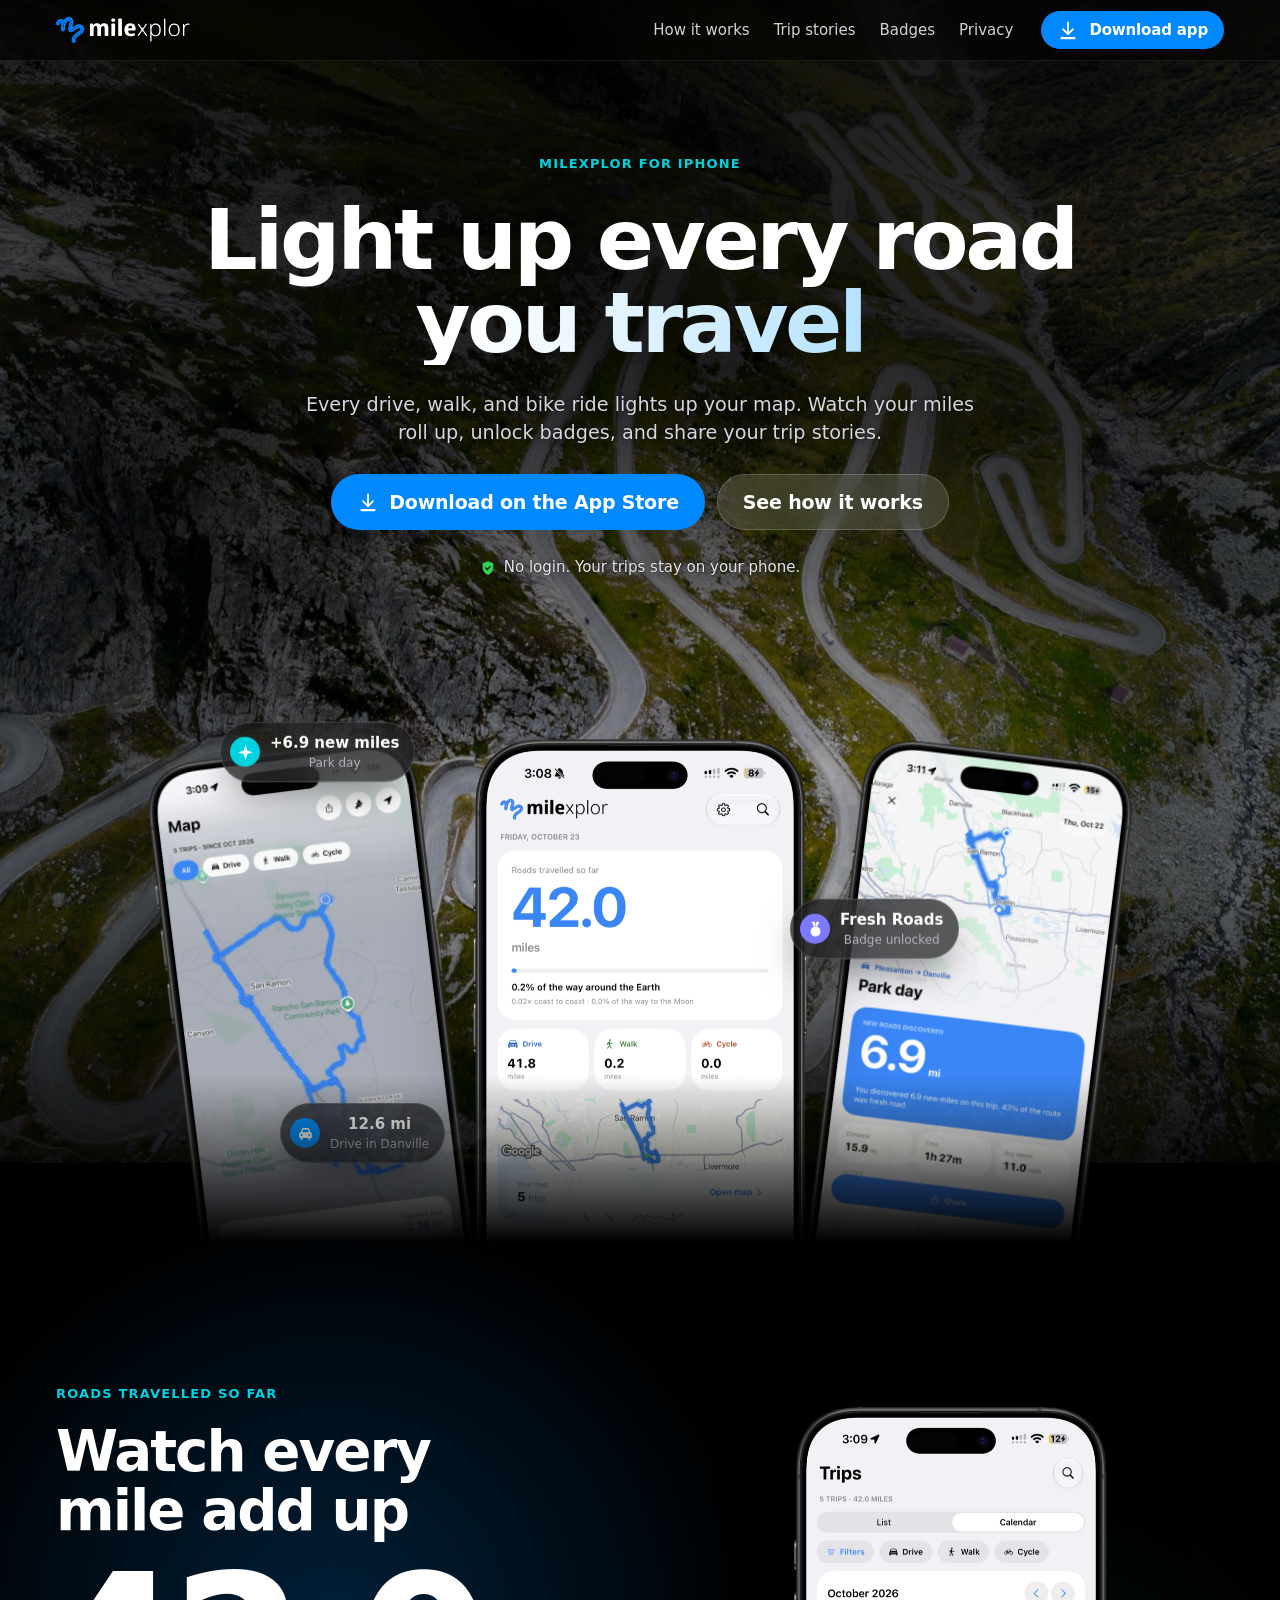
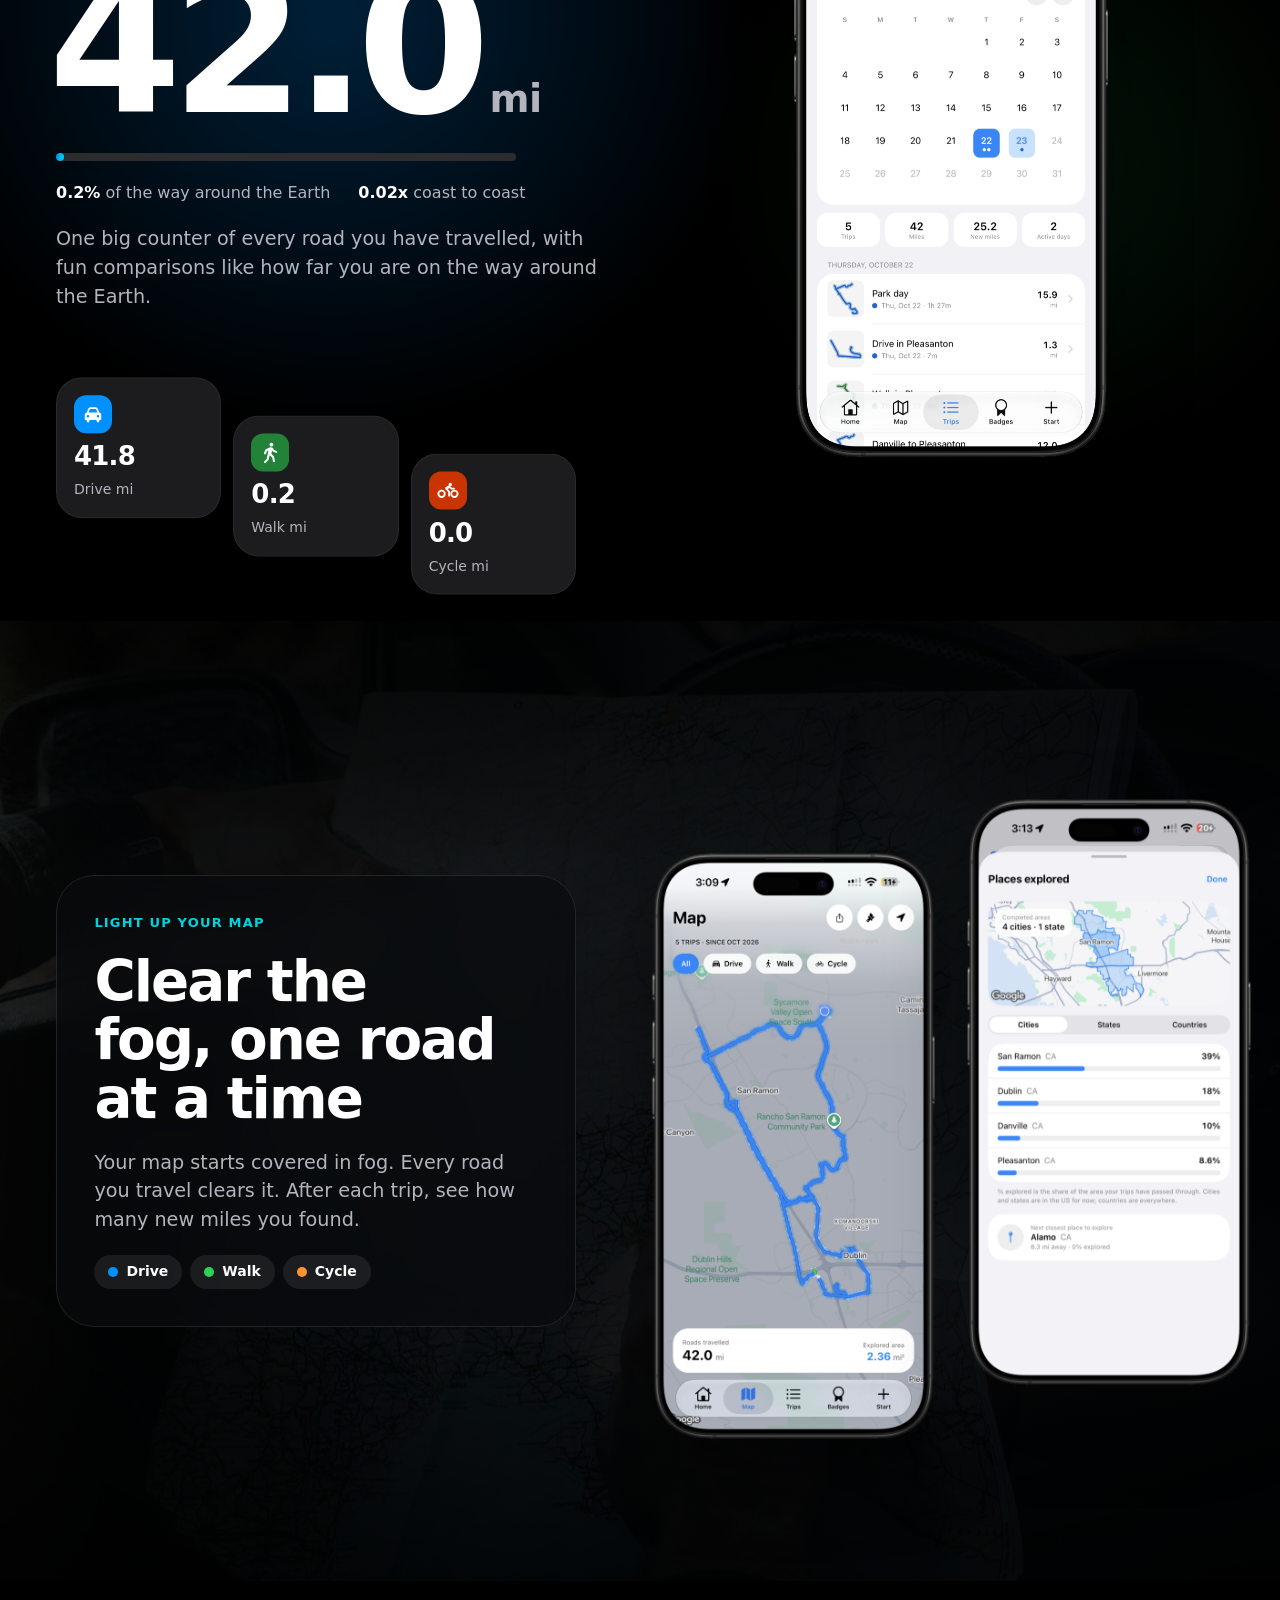
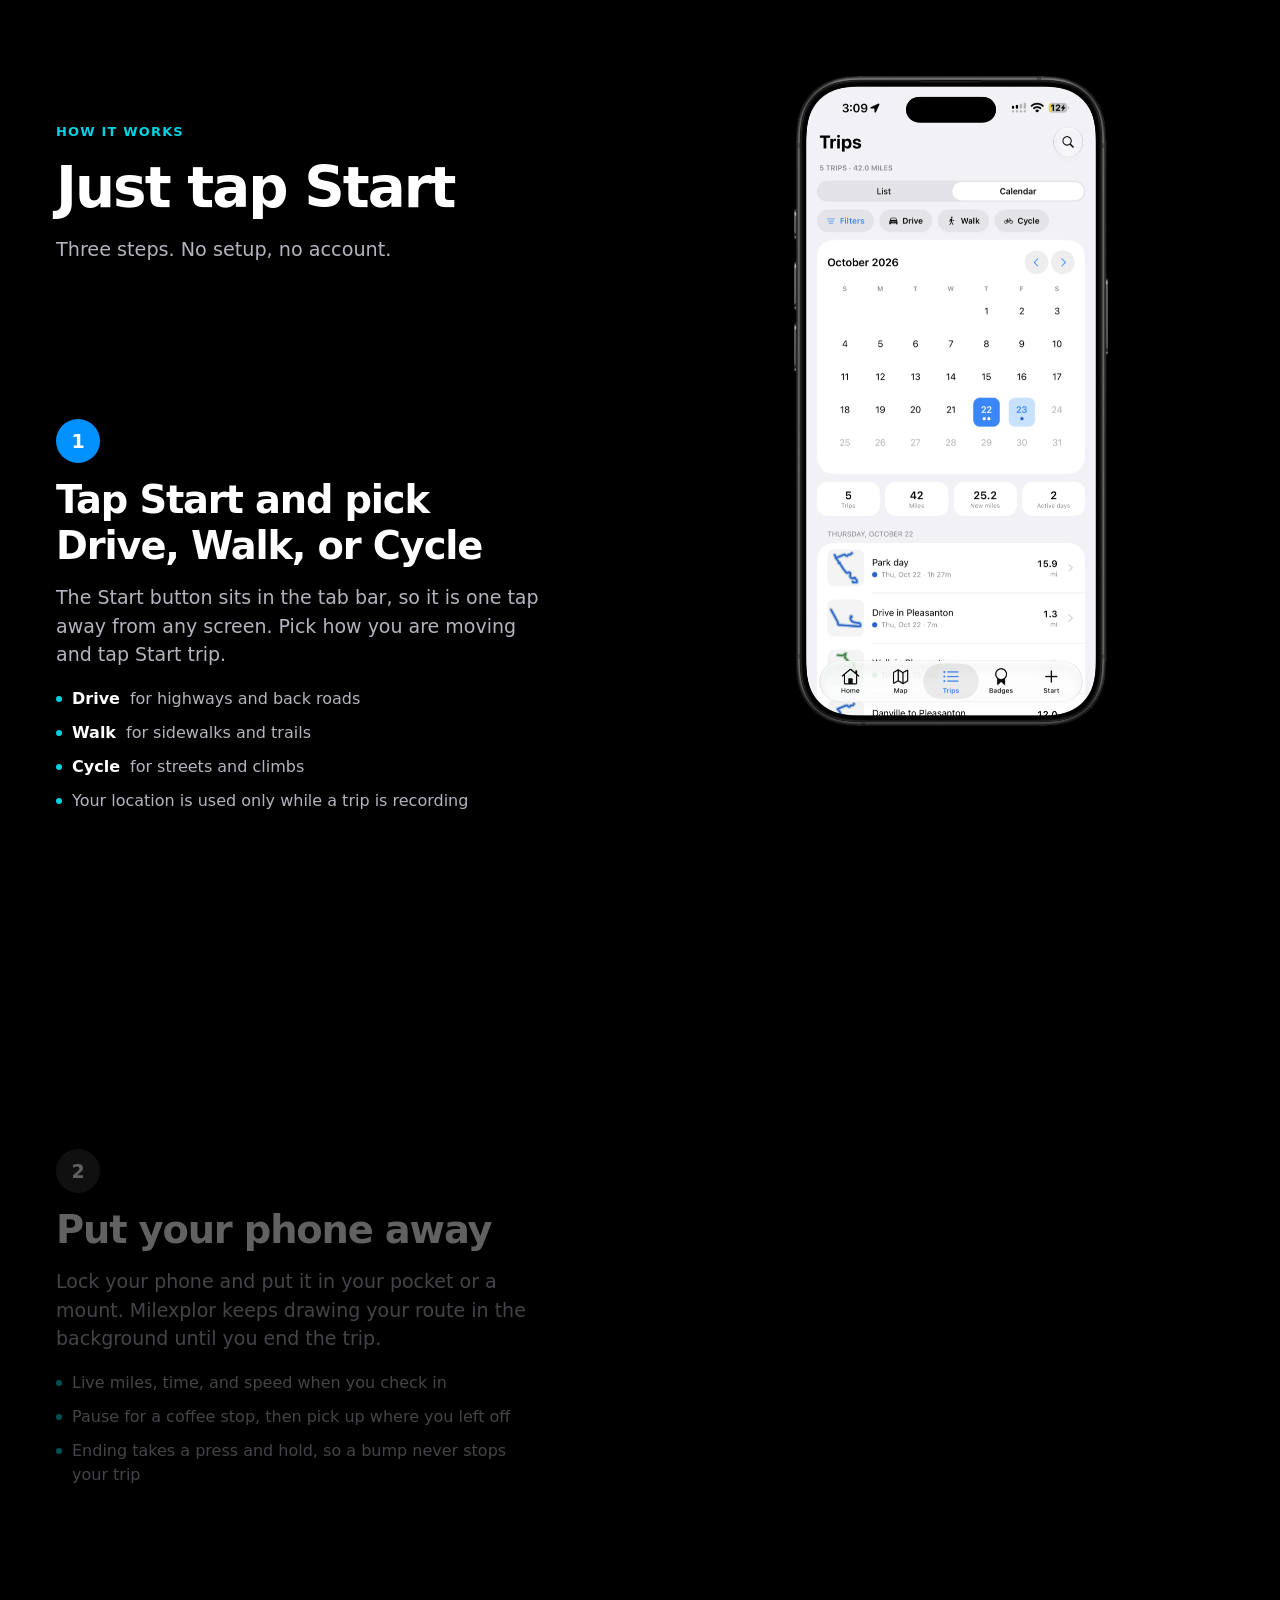
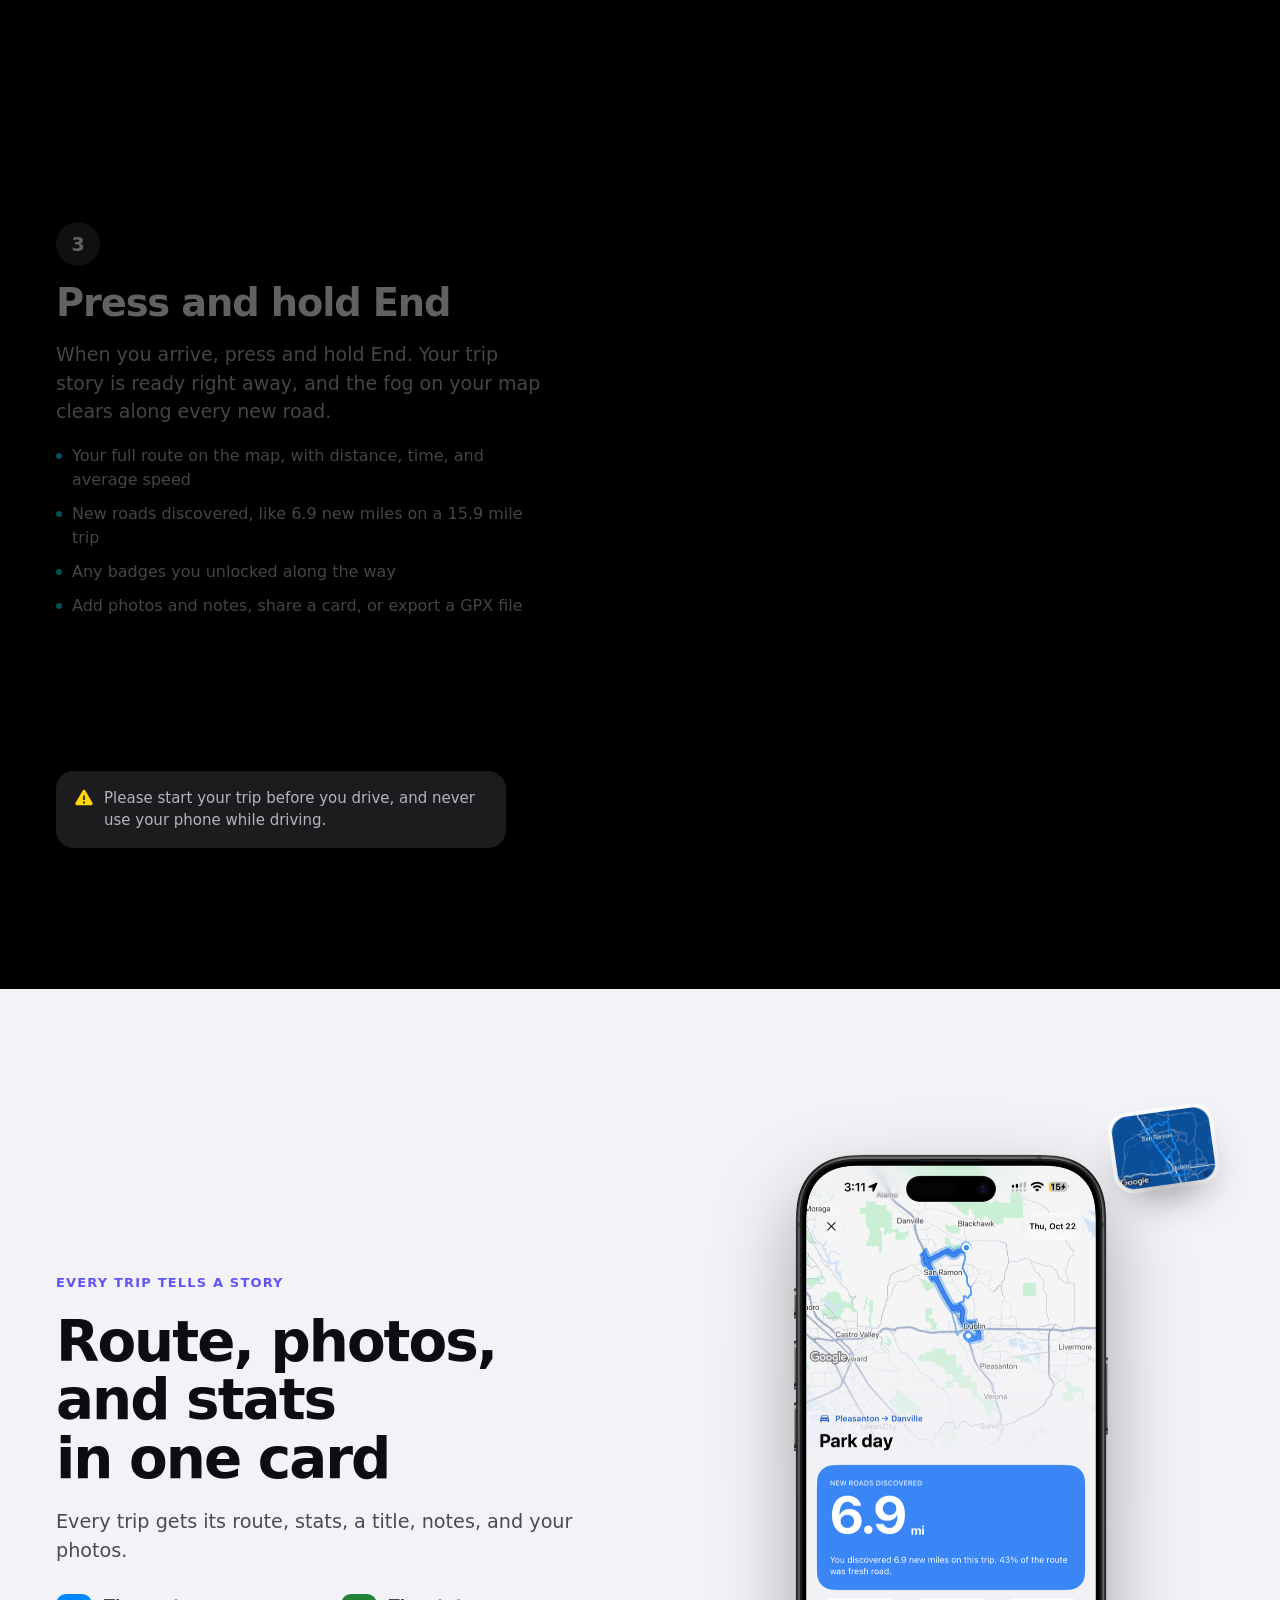
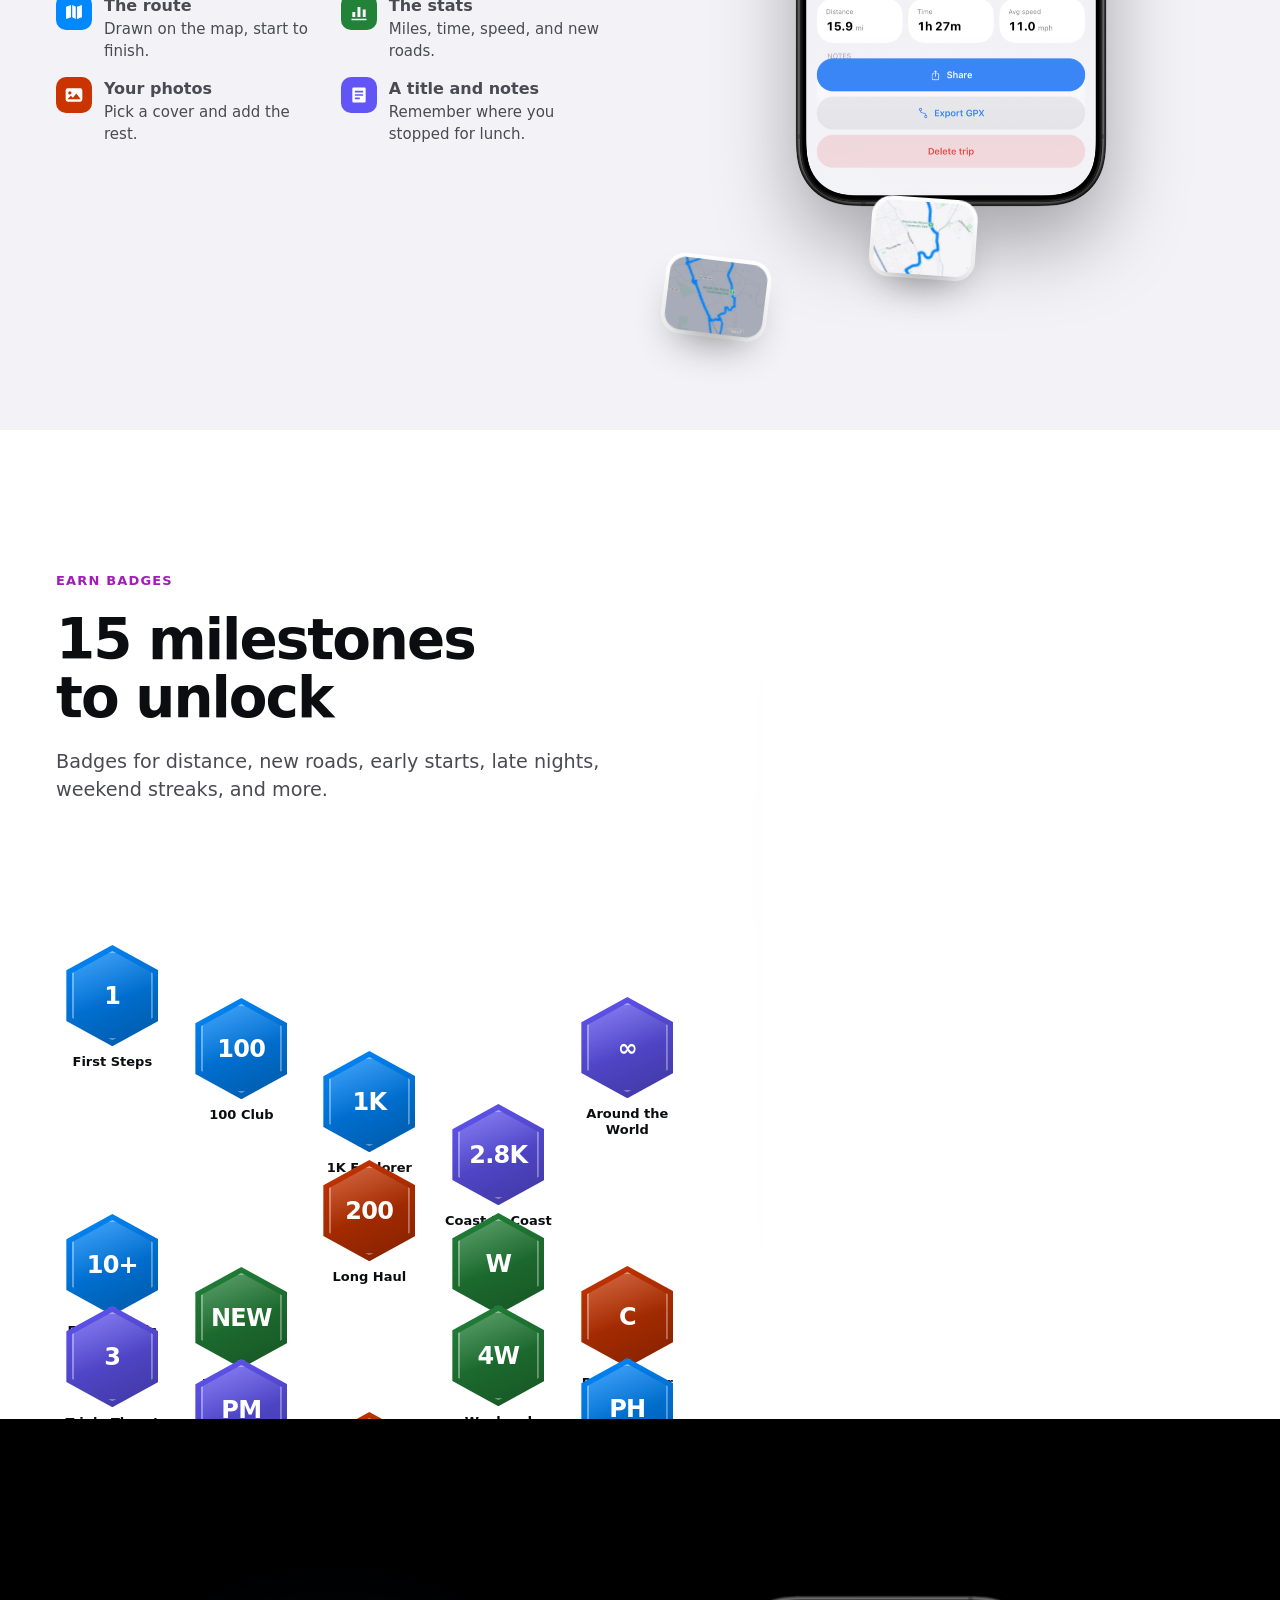
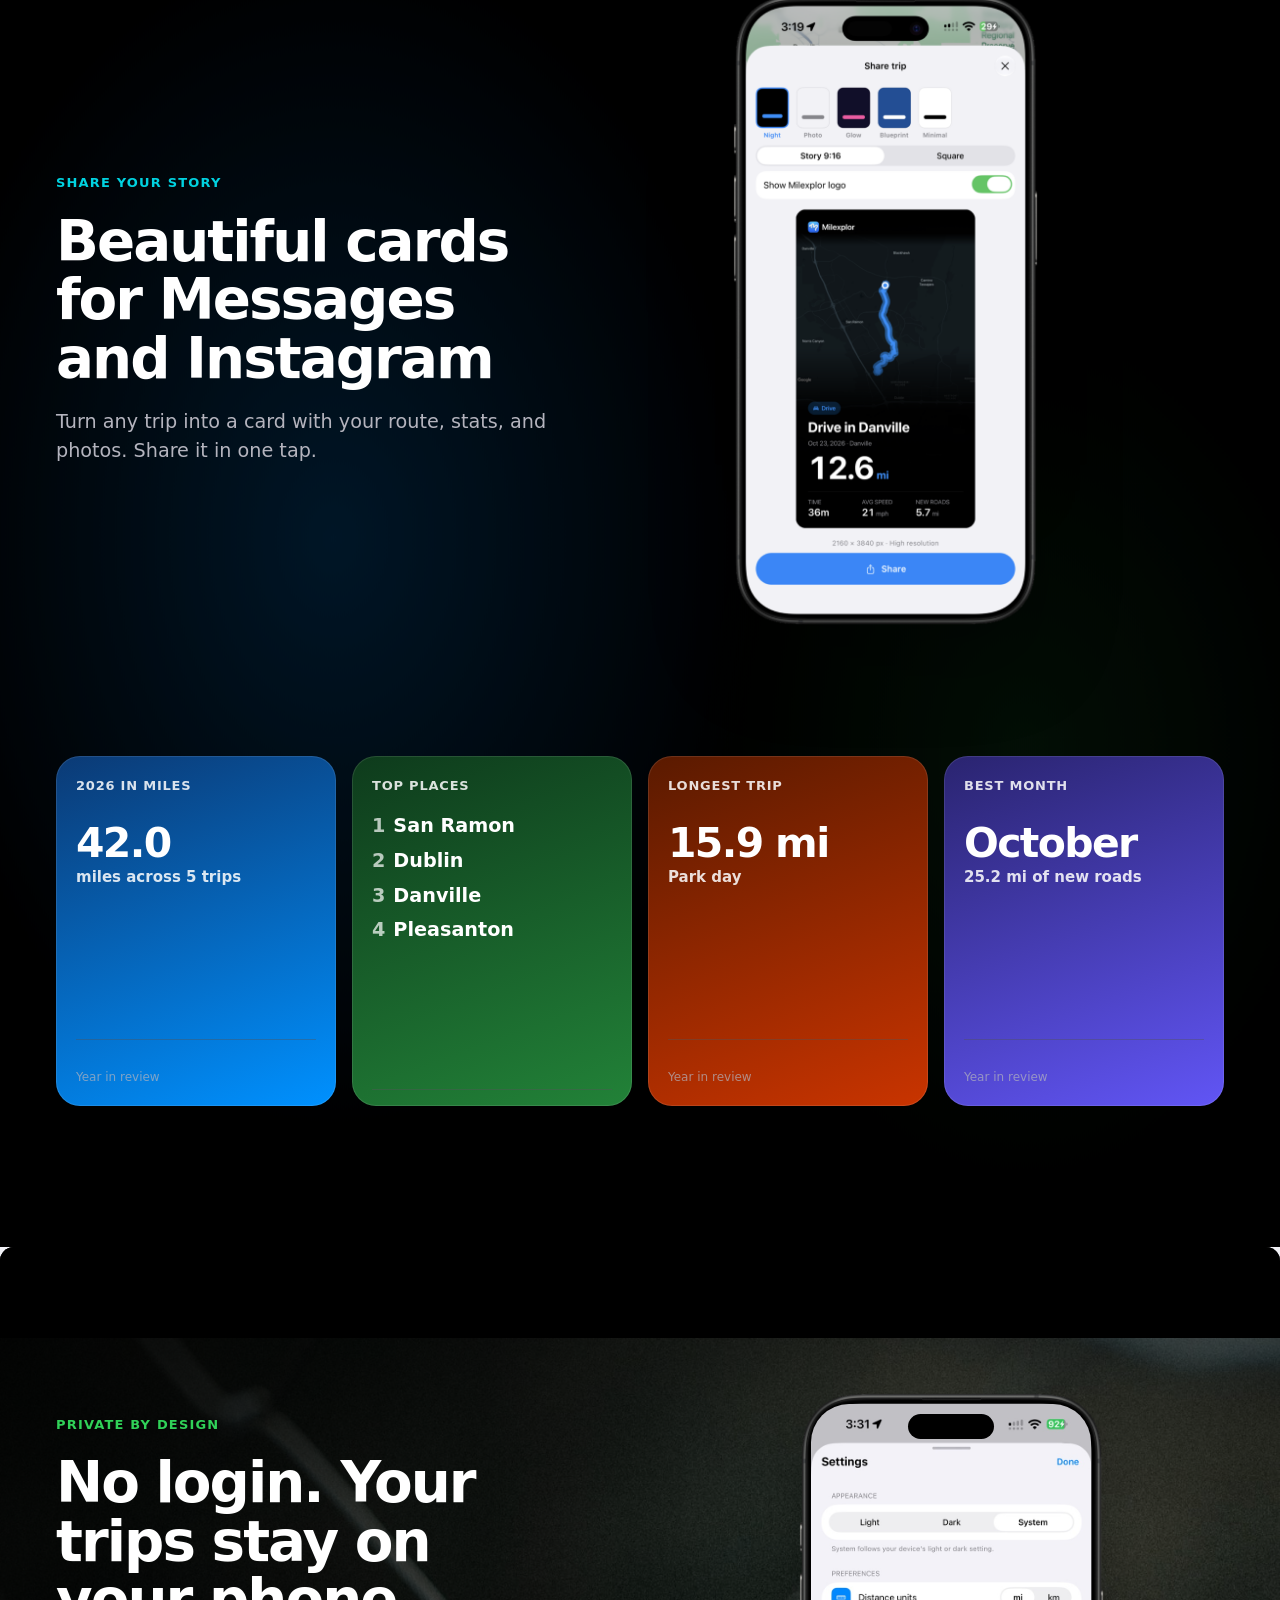
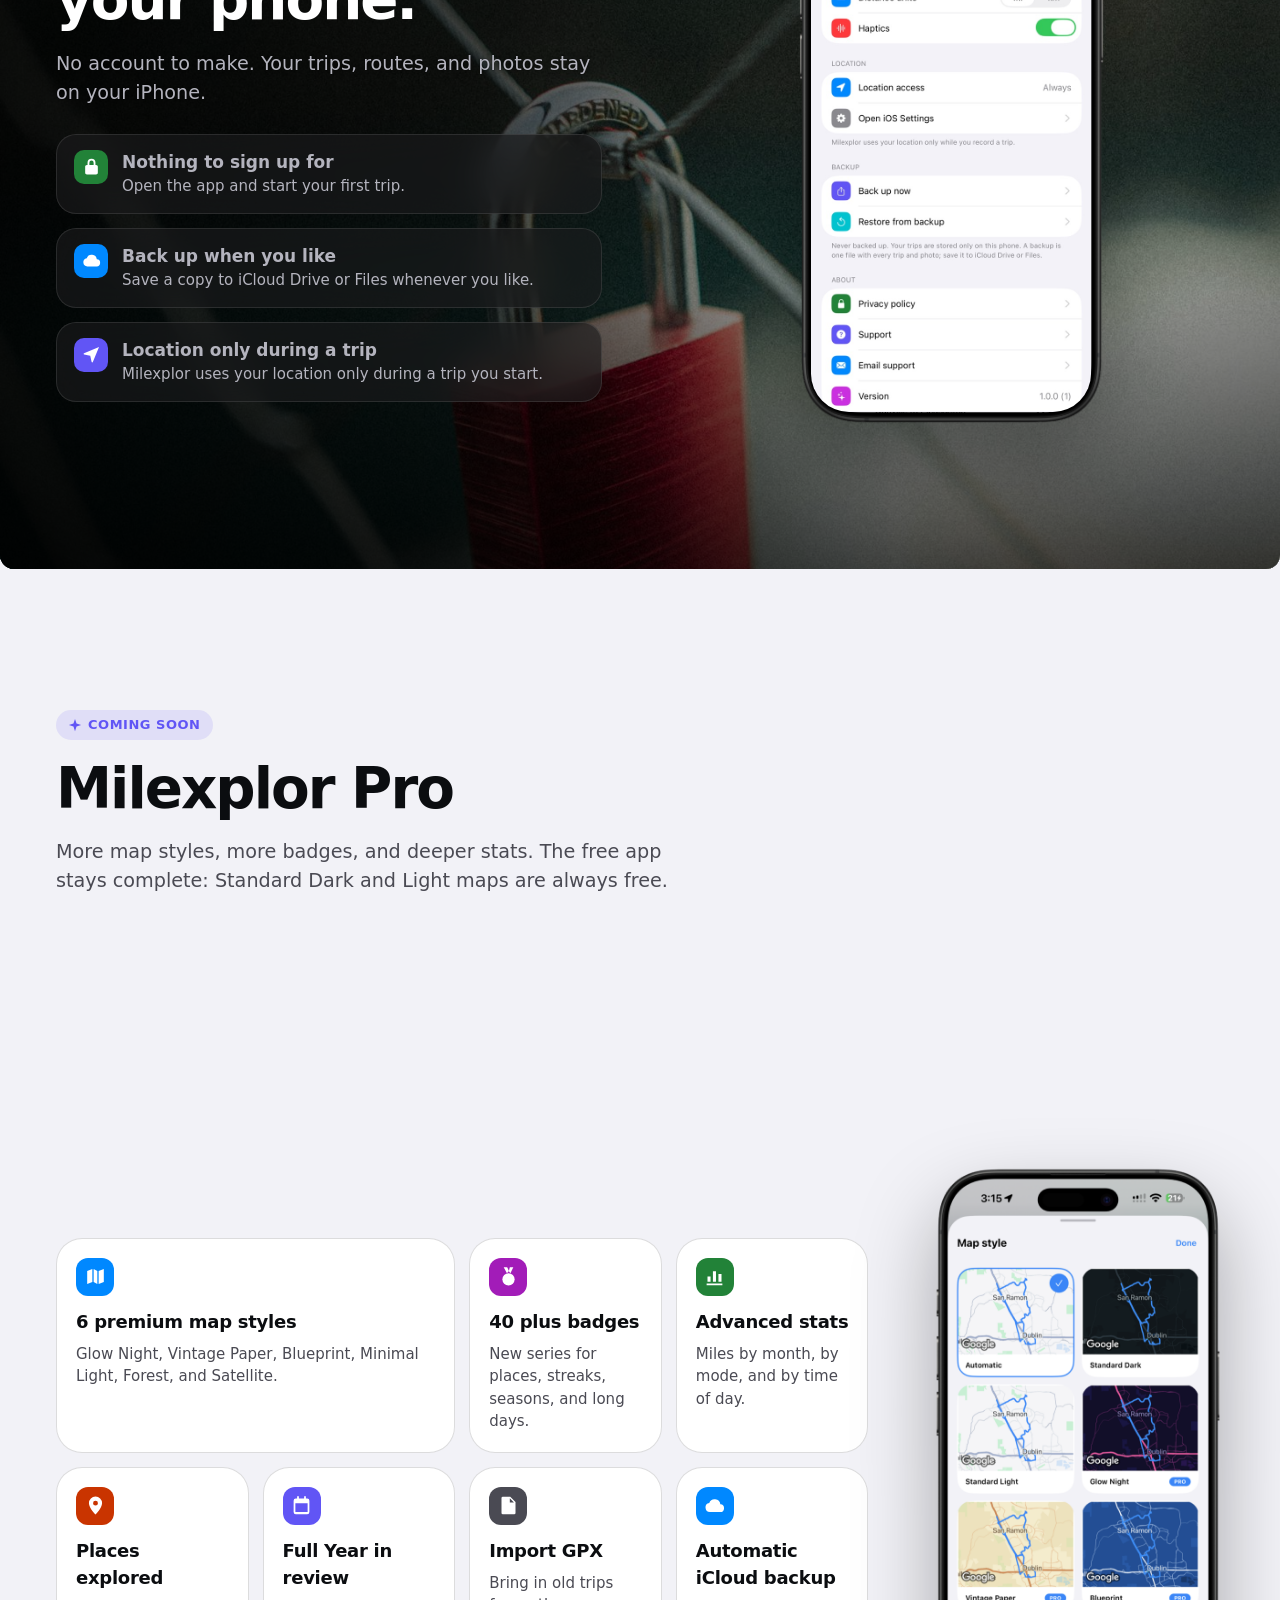
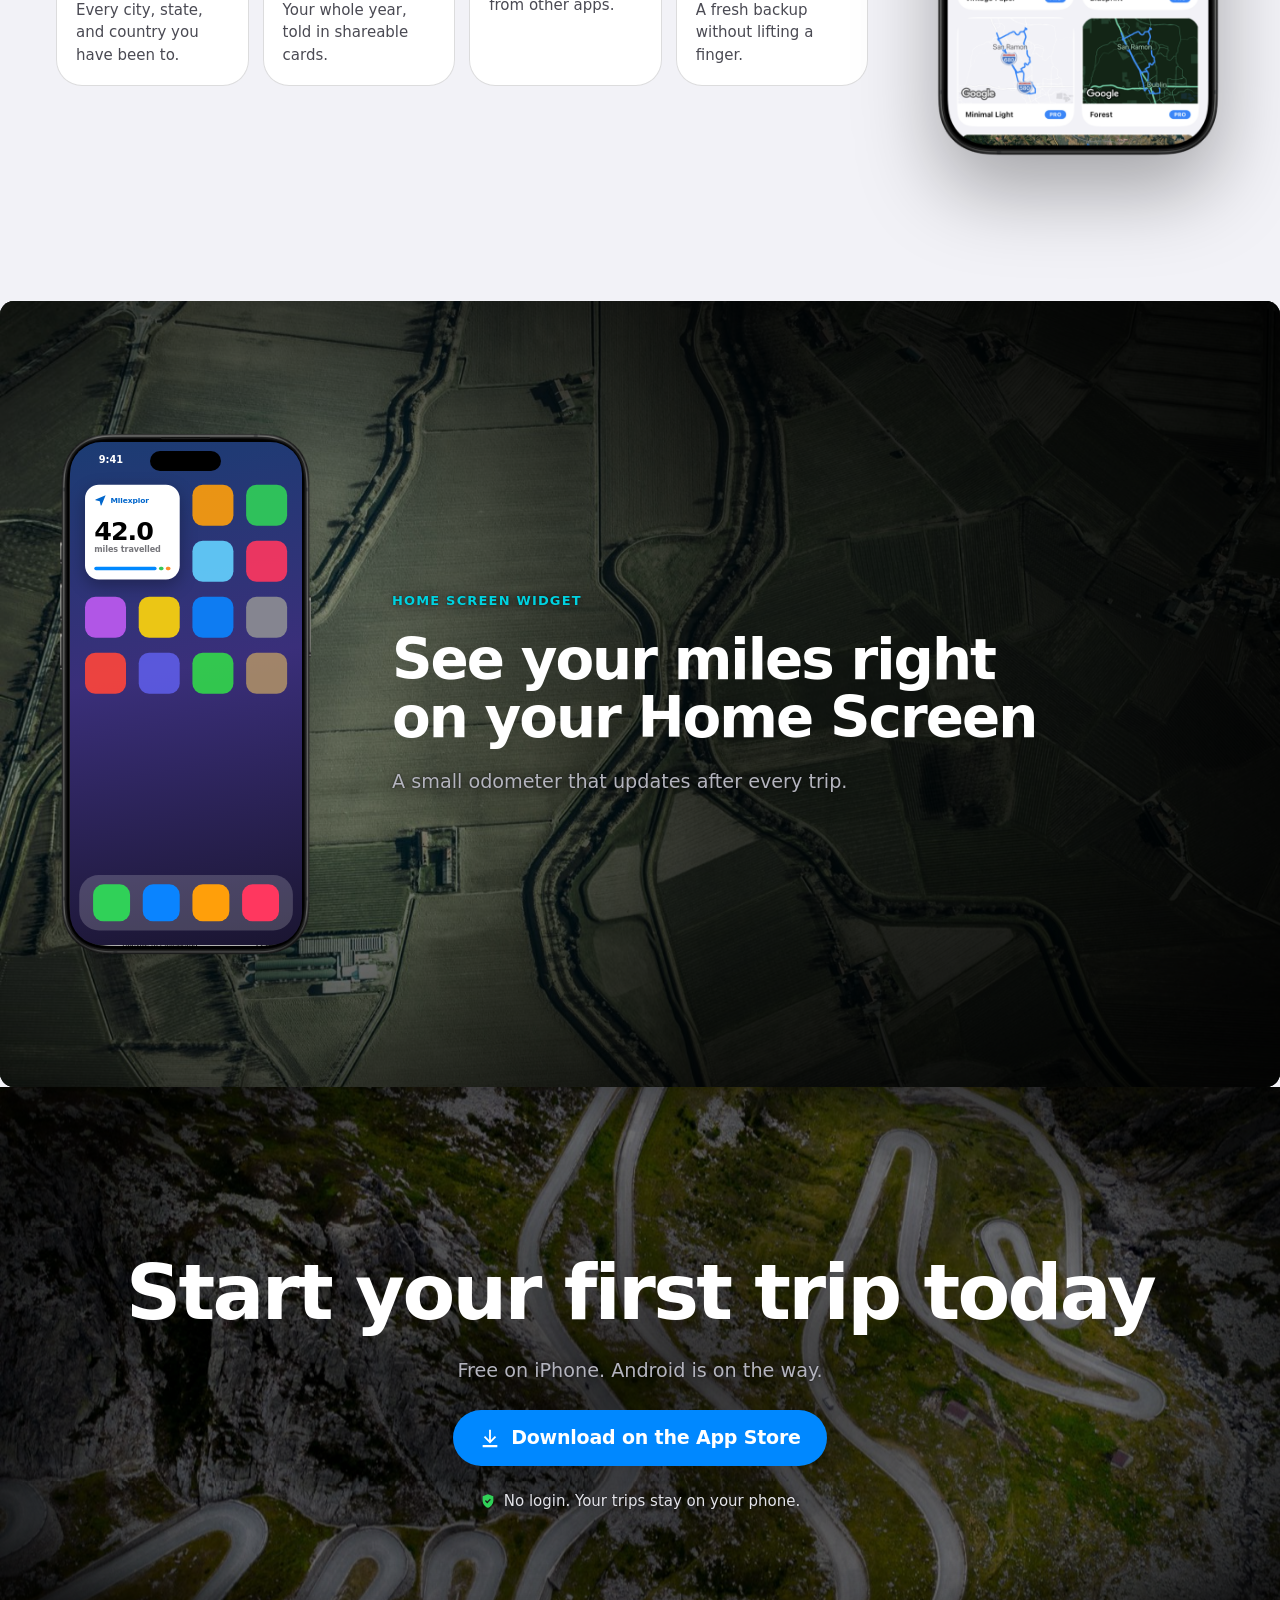
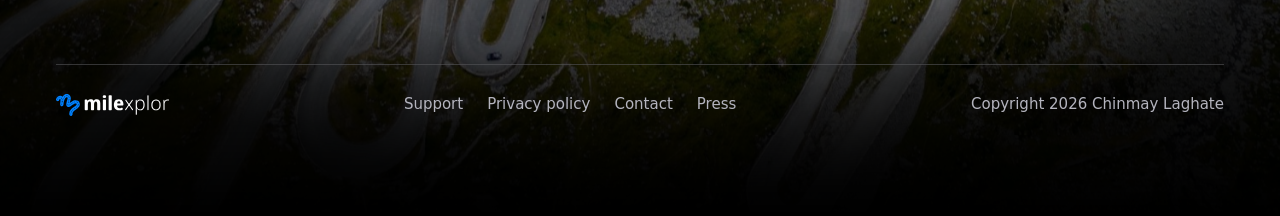
<file: index.html>
<!doctype html>
<html lang="en">
<head>
<!-- Google Tag Manager -->
<script>(function(w,d,s,l,i){w[l]=w[l]||[];w[l].push({'gtm.start':
new Date().getTime(),event:'gtm.js'});var f=d.getElementsByTagName(s)[0],
j=d.createElement(s),dl=l!='dataLayer'?'&l='+l:'';j.async=true;j.src=
'https://www.googletagmanager.com/gtm.js?id='+i+dl;f.parentNode.insertBefore(j,f);
})(window,document,'script','dataLayer','GTM-NXD4MGPJ');</script>
<!-- End Google Tag Manager -->
<meta charset="utf-8">
<meta name="viewport" content="width=device-width, initial-scale=1, viewport-fit=cover">
<link rel="icon" type="image/png" href="favicon.png">
<link rel="apple-touch-icon" href="apple-touch-icon.png">
<title>Milexplor</title>
<meta name="claude:viewport-fit-sides" content="cover">
<meta name="description" content="Milexplor records your drives, walks, and bike rides and lights up every road you travel.">
<link rel="canonical" href="https://milexplor.com/">
<meta property="og:type" content="website">
<meta property="og:site_name" content="Milexplor">
<meta property="og:url" content="https://milexplor.com/">
<meta property="og:title" content="Milexplor: Light up every road you travel">
<meta property="og:description" content="Record your drives, walks, and bike rides, watch your miles add up, and see every road you travel light up on the map.">
<meta property="og:image" content="https://milexplor.com/images/og-image.jpg">
<meta property="og:image:width" content="1200">
<meta property="og:image:height" content="630">
<meta property="og:image:alt" content="The Milexplor app icon and logo beside screens of the app">
<meta name="twitter:card" content="summary_large_image">
<meta name="twitter:title" content="Milexplor: Light up every road you travel">
<meta name="twitter:description" content="Record your drives, walks, and bike rides, watch your miles add up, and see every road you travel light up on the map.">
<meta name="twitter:image" content="https://milexplor.com/images/og-image.jpg">
<meta name="apple-itunes-app" content="app-id=6824304855">
<style>
/* Layout: one long scroll. Night sections (always dark, like the app's map) alternate with daylight sections that follow the viewer's theme. Text column + phone column, 1200 max. */
:root {
  --bg: #F2F2F7; --surface: #FFFFFF; --fg: #0B0D10; --fg2: #4A4A53; --line: rgba(60,60,67,.18);
  --tint: #0088FF; --tint-ink: #0066CC; --brand: #0082FF;
  --drive-ink: #0066CC; --walk-ink: #228238; --cycle-ink: #C93400; --indigo: #6155F5; --purple-ink: #A21CB8;
  /* night palette: fixed in both themes */
  --n-bg: #000000; --n-cell: #1C1C1E; --n-cell2: #2C2C2E; --n-fg: #FFFFFF; --n-fg2: #B4B4BE; --n-line: rgba(84,84,88,.6);
  --drive: #0091FF; --walk: #30D158; --cycle: #FF9230; --teal: #00D2E0; --n-indigo: #7D7AFF; --n-purple: #DB34F2;
  --fog: rgba(2,6,8,.51); --lit: rgba(100,210,255,.18);
  --font: -apple-system, BlinkMacSystemFont, "SF Pro Display", "SF Pro Text", "Helvetica Neue", system-ui, sans-serif;
  --r-card: 26px; --r-sheet: 38px;
  --wrap: 1200px;
}
@media (prefers-color-scheme: dark) { :root:not([data-theme="light"]) {
  --bg: #0E0E10; --surface: #1C1C1E; --fg: #F5F5F7; --fg2: #B4B4BE; --line: rgba(84,84,88,.6);
  --tint-ink: #3DA5FF; --drive-ink: #3DA5FF; --walk-ink: #30D158; --cycle-ink: #FF9230; --indigo: #8E8BFF; --purple-ink: #E25CF5; color-scheme: dark } }
:root[data-theme="dark"] {
  --bg: #0E0E10; --surface: #1C1C1E; --fg: #F5F5F7; --fg2: #B4B4BE; --line: rgba(84,84,88,.6);
  --tint-ink: #3DA5FF; --drive-ink: #3DA5FF; --walk-ink: #30D158; --cycle-ink: #FF9230; --indigo: #8E8BFF; --purple-ink: #E25CF5; color-scheme: dark }

* { box-sizing: border-box }
html { scroll-behavior: smooth }
html, body { margin: 0; padding: 0 }
body { background: var(--bg); color: var(--fg); font: 17px/1.5 var(--font); -webkit-font-smoothing: antialiased; overflow-x: clip }
body::before { content: ""; position: fixed; inset: 0 0 auto; height: env(safe-area-inset-top, 0px); z-index: 10; background: rgba(0,0,0,.72) }
a { color: inherit }
:focus-visible { outline: 3px solid var(--tint); outline-offset: 3px; border-radius: 8px }
h1, h2, h3 { margin: 0; text-wrap: balance; font-weight: 700; letter-spacing: -.025em; line-height: 1.04 }
h1 { font-size: clamp(44px, 6.6vw, 92px); letter-spacing: -.04em; line-height: .98 }
h2 { font-size: clamp(34px, 4.4vw, 60px); letter-spacing: -.035em }
h3 { font-size: 22px; line-height: 1.2 }
p { margin: 0 }
.lede { font-size: clamp(18px, 1.5vw, 21px); line-height: 1.5; color: var(--fg2); max-width: 34em }
.eyebrow { font-size: 13px; font-weight: 600; letter-spacing: .09em; text-transform: uppercase; color: var(--tint-ink) }
.small { font-size: 14px; color: var(--fg2) }
.num { font-variant-numeric: tabular-nums }

.wrap { max-width: var(--wrap); margin: 0 auto; padding-left: max(16px, env(safe-area-inset-left, 0px)); padding-right: max(16px, env(safe-area-inset-right, 0px)); position: relative }
section { position: relative; overflow: clip }
.band { padding-block: clamp(88px, 11vw, 160px) }
.night { background: var(--n-bg); color: var(--n-fg); color-scheme: dark }
.night .lede, .night .small { color: var(--n-fg2) }
.night .eyebrow { color: var(--teal) }
.split { display: grid; grid-template-columns: minmax(0, 1fr) minmax(0, 1fr); gap: clamp(32px, 6vw, 96px); align-items: center }
.copy { display: flex; flex-direction: column; gap: 20px; min-width: 0 }
.stage { position: relative; display: grid; place-items: center; min-width: 0 }
[data-speed] { will-change: translate; translate: 0 var(--py, 0px) }

/* Buttons */
.btns { display: flex; flex-wrap: wrap; gap: 12px; align-items: center }
.btn { display: inline-flex; align-items: center; gap: 10px; min-height: 56px; padding: 0 26px; border-radius: 999px; font: 700 19px/1 var(--font); letter-spacing: -.01em; text-decoration: none; border: 0; cursor: pointer; transition: transform .2s, background .2s }
.btn:hover { transform: translateY(-1px) }
.btn svg { width: 22px; height: 22px; fill: currentColor }
.btn-main { background: var(--tint); color: #fff }
.btn-main:hover { background: #0077E6 }
.btn-ghost { background: rgba(255,255,255,.12); color: var(--n-fg); backdrop-filter: blur(20px); -webkit-backdrop-filter: blur(20px); box-shadow: inset 0 0 0 1px rgba(255,255,255,.18) }
.btn-ghost:hover { background: rgba(255,255,255,.2) }

/* Nav */
.nav { position: fixed; top: env(safe-area-inset-top, 0px); inset-inline: 0; z-index: 20; color: #fff; background: rgba(0,0,0,.5); backdrop-filter: saturate(1.6) blur(22px); -webkit-backdrop-filter: saturate(1.6) blur(22px); border-bottom: 1px solid rgba(255,255,255,.08) }
.nav .wrap { display: flex; align-items: center; gap: 28px; height: 60px }
.logo { display: block; height: 26px; width: auto }
.logo path[fill="#21262C"] { fill: currentColor }
.nav-links { display: flex; gap: 24px; margin-left: auto; font-size: 15px }
.nav-links a { text-decoration: none; color: rgba(255,255,255,.82) }
.nav-links a:hover { color: #fff }
.nav .btn { min-height: 38px; padding: 0 16px; font-size: 15px; font-weight: 600 }

/* Phone frame (iPhone 17 Pro proportions; screens drawn at 402 x 874 pt and scaled) */
.phone { --pw: 300; position: relative; width: calc(var(--pw) * 1.08px); aspect-ratio: 900 / 1840; flex: none; filter: drop-shadow(0 36px 40px rgba(0,0,0,.32)) }
.layer { position: absolute; inset: 0; transition: opacity .45s ease }
.layer .dev { width: 100%; height: 100%; display: block }
.layer .ovl { position: absolute; left: 5.22%; top: 2.45%; width: 89.56%; height: 95%; object-fit: cover; object-position: 50% 0; border-radius: 13.6% / 6.3%; overflow: hidden }
.layer .wid .scr { transform: scale(calc(var(--pw) * 1.08 * .8956 / 402)) }
.layer .isl { position: absolute; left: 36.2%; top: 4.1%; width: 27.6%; height: 3.8%; border-radius: 999px; background: #000 }
.scr-wrap { position: relative; width: 100%; height: 100%; border-radius: calc(var(--pw) * .118px); overflow: hidden; background: #000; isolation: isolate }
.scr { position: absolute; left: 0; top: 0; width: 402px; height: 874px; transform: scale(calc(var(--pw) / 402 * .94)); transform-origin: 0 0; overflow: hidden; transition: opacity .45s ease }

.shot { position: absolute; inset: 0; width: 100%; height: 100%; object-fit: cover; object-position: 50% 0; display: block; transition: opacity .45s ease }
.island-over { position: absolute; z-index: 3; top: calc(var(--pw) * .026px); left: 50%; width: calc(var(--pw) * .29px); height: calc(var(--pw) * .084px); transform: translateX(-50%); border-radius: 999px; background: #000 }
.hero-map img, .mapbg img { width: 100%; height: 100%; object-fit: cover; display: block }
.hero-map { background: #020608 }
.geo { position: absolute; left: 50%; top: 56%; width: min(1180px, 110%); aspect-ratio: 1179 / 1440; transform: translate(-50%, -50%); -webkit-mask-image: radial-gradient(70% 60% at 50% 55%, #000 55%, transparent 100%); mask-image: radial-gradient(70% 60% at 50% 55%, #000 55%, transparent 100%) }
.geo img { filter: blur(5px) brightness(.9) saturate(1.4) }
@media (max-width: 960px) { .geo { width: 170%; top: 62% } }
.hero-map > img { object-position: 50% 55%; filter: saturate(1.05) }
.hero-fog { position: absolute; inset: 0; background: rgba(2,6,8,.62); -webkit-mask-image: radial-gradient(circle at 50% 68%, transparent var(--r, 200px), #000 calc(var(--r, 200px) + 320px)); mask-image: radial-gradient(circle at 50% 68%, transparent var(--r, 200px), #000 calc(var(--r, 200px) + 320px)) }
#bigMap img { object-position: 50% 62% }
.mapband::after { content: ""; position: absolute; inset: 0; z-index: 1; pointer-events: none; background: linear-gradient(90deg, rgba(0,0,0,.7) 0%, rgba(0,0,0,.35) 45%, rgba(0,0,0,.2) 70%, rgba(0,0,0,.45) 100%), linear-gradient(0deg, rgba(0,0,0,.55), rgba(0,0,0,0) 25%, rgba(0,0,0,0) 75%, rgba(0,0,0,.55)) }
@media (max-width: 960px) { .mapband::after { background: linear-gradient(180deg, rgba(0,0,0,.75) 0%, rgba(0,0,0,.35) 55%, rgba(0,0,0,.5) 100%) } }
.cta .mapbg img { object-position: 50% 60% }
.pcard img, .sharecard img, .sw img { width: 100%; height: 100%; object-fit: cover; display: block }
/* ---------- App screens (drawn at native points) ---------- */
.scr.dk { --a-bg: #000; --a-cell: #1C1C1E; --a-cell2: #2C2C2E; --a-fg: #fff; --a-fg2: rgba(235,235,245,.62); --a-fg3: rgba(235,235,245,.32); --a-sep: rgba(84,84,88,.6); --a-tint: #0091FF; --a-drive: #0091FF; --a-walk: #30D158; --a-cycle: #FF9230; --a-glass: rgba(38,38,42,.66); --a-glass-line: rgba(255,255,255,.14) }
.scr.lt { --a-bg: #F2F2F7; --a-cell: #fff; --a-cell2: #F2F2F7; --a-fg: #000; --a-fg2: rgba(60,60,67,.62); --a-fg3: rgba(60,60,67,.3); --a-sep: rgba(60,60,67,.2); --a-tint: #0088FF; --a-drive: #0088FF; --a-walk: #34C759; --a-cycle: #FF8D28; --a-glass: rgba(255,255,255,.74); --a-glass-line: rgba(0,0,0,.06) }
.scr { background: var(--a-bg); color: var(--a-fg); font: 17px/1.3 var(--font); letter-spacing: -.01em }
.scr svg.i { width: 22px; height: 22px; fill: currentColor }
.sb { position: absolute; z-index: 9; top: 0; left: 0; right: 0; height: 54px; display: flex; align-items: center; justify-content: space-between; padding: 6px 34px 0 50px; font-weight: 600; font-size: 17px }
.sbr { display: flex; gap: 6px; align-items: center }
.sbr svg { fill: currentColor }
.island { position: absolute; z-index: 10; top: 11px; left: 50%; width: 124px; height: 36px; margin-left: -62px; border-radius: 20px; background: #000 }
.hb { position: absolute; z-index: 10; bottom: 8px; left: 50%; width: 140px; height: 5px; margin-left: -70px; border-radius: 3px; background: currentColor; opacity: .9 }
.pad { padding: 0 20px }
.lt-title { font-size: 34px; font-weight: 700; letter-spacing: -.02em; padding: 62px 20px 10px; display: flex; justify-content: space-between; align-items: center }
.circ { width: 44px; height: 44px; border-radius: 50%; display: grid; place-items: center; background: var(--a-glass); box-shadow: inset 0 0 0 1px var(--a-glass-line); backdrop-filter: blur(16px); -webkit-backdrop-filter: blur(16px) }
.cap { font-size: 13px; font-weight: 600; letter-spacing: .04em; text-transform: uppercase; color: var(--a-fg2) }
.cell { background: var(--a-cell); border-radius: 26px }
.a-odo { font-size: 80px; font-weight: 700; letter-spacing: -.045em; line-height: 1; font-variant-numeric: tabular-nums }
.a-bar { height: 6px; border-radius: 3px; background: var(--a-cell2); overflow: hidden }
.a-bar i { display: block; height: 100%; border-radius: inherit; background: var(--a-tint) }
.tiles3 { display: grid; grid-template-columns: repeat(3, 1fr); gap: 10px }
.mtile { padding: 14px; display: flex; flex-direction: column; gap: 8px }
.mtile .ic { width: 34px; height: 34px; border-radius: 10px; display: grid; place-items: center; color: #fff }
.mtile .ic svg { width: 20px; height: 20px; fill: #fff }
.mtile b { font-size: 21px; letter-spacing: -.02em; font-variant-numeric: tabular-nums }
.mtile span { font-size: 13px; color: var(--a-fg2) }
.rows .row { display: flex; align-items: center; gap: 12px; padding: 10px 14px }
.rows .row + .row { box-shadow: inset 0 1px 0 var(--a-sep) }
.thumb { width: 52px; height: 52px; border-radius: 12px; overflow: hidden; flex: none }
.thumb svg { width: 100%; height: 100%; display: block }
.row .t { flex: 1; min-width: 0 }
.row .t b { display: block; font-size: 16px; font-weight: 600; white-space: nowrap; overflow: hidden; text-overflow: ellipsis }
.row .t span { font-size: 13px; color: var(--a-fg2) }
.row .v { font-size: 16px; font-weight: 600; font-variant-numeric: tabular-nums }
.tabbar { position: absolute; z-index: 8; left: 16px; right: 16px; bottom: 26px; display: flex; gap: 10px }
.tb-pill { flex: 1; display: flex; justify-content: space-around; height: 64px; padding: 0 6px; border-radius: 32px; background: var(--a-glass); box-shadow: inset 0 0 0 1px var(--a-glass-line), 0 8px 30px rgba(0,0,0,.18); backdrop-filter: blur(20px) saturate(1.6); -webkit-backdrop-filter: blur(20px) saturate(1.6); align-items: center }
.tb { display: flex; flex-direction: column; align-items: center; gap: 2px; font-size: 10.5px; font-weight: 600; color: var(--a-fg); opacity: .85; padding: 6px 12px; border-radius: 26px }
.tb svg { width: 25px; height: 25px; fill: currentColor }
.tb.on { color: var(--a-tint); opacity: 1; background: var(--a-cell2) }
.tb-start { width: 64px; height: 64px; border-radius: 50%; display: grid; place-items: center; background: var(--a-glass); box-shadow: inset 0 0 0 1px var(--a-glass-line); backdrop-filter: blur(20px); -webkit-backdrop-filter: blur(20px); color: var(--a-fg) }
.tb-start svg { width: 26px; height: 26px; fill: currentColor }
.tb-start.on { background: var(--a-tint); color: #fff }
.full { position: absolute; inset: 0 }
.full svg { width: 100%; height: 100%; display: block }
.chips { display: flex; gap: 8px }
.chip { height: 36px; padding: 0 14px; border-radius: 18px; display: inline-flex; align-items: center; gap: 6px; font-size: 15px; font-weight: 600; background: var(--a-glass); box-shadow: inset 0 0 0 1px var(--a-glass-line); backdrop-filter: blur(18px); -webkit-backdrop-filter: blur(18px) }
.chip.on { background: #fff; color: #000 }
.chip i { width: 9px; height: 9px; border-radius: 50% }
.glass { background: var(--a-glass); box-shadow: inset 0 0 0 1px var(--a-glass-line); backdrop-filter: blur(22px) saturate(1.5); -webkit-backdrop-filter: blur(22px) saturate(1.5); border-radius: 26px }
.statgrid { display: grid; grid-template-columns: 1fr 1fr; gap: 10px }
.stat { padding: 14px 16px }
.stat span { font-size: 13px; color: var(--a-fg2); display: block }
.stat b { font-size: 26px; letter-spacing: -.03em; font-variant-numeric: tabular-nums }
.stat small { font-size: 15px; font-weight: 600; margin-left: 3px; color: var(--a-fg2) }
.pill { height: 52px; border-radius: 26px; display: grid; place-items: center; font-weight: 600; font-size: 17px }
.pill.p { background: var(--a-tint); color: #fff }
.pill.s { background: var(--a-cell2); color: var(--a-fg) }
.hex { position: relative; display: grid; place-items: center; aspect-ratio: 1 / 1.1; clip-path: polygon(50% 0, 100% 25%, 100% 75%, 50% 100%, 0 75%, 0 25%); color: #fff; font-weight: 800; letter-spacing: -.03em }
.hex::after { content: ""; position: absolute; inset: 6%; clip-path: inherit; box-shadow: inset 0 0 0 2px rgba(255,255,255,.35); background: linear-gradient(160deg, rgba(255,255,255,.28), transparent 55%) }
.hex.off { background: var(--a-cell2, #E5E5EA) !important; color: var(--a-fg3, #999) }
.modecard { display: flex; align-items: center; gap: 14px; padding: 16px; border-radius: 26px; background: var(--a-cell) }
.modecard .ic { width: 52px; height: 52px; border-radius: 16px; display: grid; place-items: center }
.modecard .ic svg { width: 30px; height: 30px; fill: #fff }
.modecard b { font-size: 20px; display: block }
.modecard span { font-size: 14px; color: var(--a-fg2) }
.modecard.on { box-shadow: inset 0 0 0 3px var(--a-tint) }
.photo { position: relative; overflow: hidden; border-radius: 14px }
.photo svg { display: block; width: 100%; height: 100%; }
.grp { background: var(--a-cell); border-radius: 26px; overflow: hidden }
.grp .r { display: flex; align-items: center; gap: 12px; min-height: 52px; padding: 0 16px; font-size: 17px }
.grp .r + .r { box-shadow: inset 52px 1px 0 -51px var(--a-cell), inset 0 1px 0 var(--a-sep) }
.grp .r .ico { width: 30px; height: 30px; border-radius: 8px; display: grid; place-items: center; color: #fff }
.grp .r .ico svg { width: 18px; height: 18px; fill: #fff }
.grp .r .val { margin-left: auto; color: var(--a-fg2) }
.grp .r .chev { width: 14px; height: 14px; fill: none; stroke: var(--a-fg3); stroke-width: 3 }
.gh { font-size: 13px; text-transform: uppercase; letter-spacing: .03em; color: var(--a-fg2); padding: 22px 16px 8px }
.gf { font-size: 13px; color: var(--a-fg2); padding: 8px 16px 0; line-height: 1.4 }
.seg { display: inline-flex; padding: 2px; border-radius: 9px; background: var(--a-cell2); font-size: 14px; font-weight: 600 }
.seg span { padding: 4px 14px; border-radius: 7px }
.seg span.on { background: var(--a-cell); box-shadow: 0 2px 6px rgba(0,0,0,.12) }

/* ---------- Hero ---------- */
.hero { padding-block: clamp(120px, 12vw, 160px) 0 }
.hero-inner { display: flex; flex-direction: column; align-items: center; text-align: center; gap: clamp(48px, 5vw, 72px) }
.hero-copy { align-items: center; max-width: 880px }
.hero-copy .lede { margin-inline: auto; max-width: 36em }
.hero-copy .btns, .hero-copy .trust { justify-content: center }
.hero-phones { position: relative; width: 100%; max-width: 1040px; height: 600px; -webkit-mask-image: linear-gradient(#000 72%, transparent 100%); mask-image: linear-gradient(#000 72%, transparent 100%) }
.hp { position: absolute; left: 50%; top: 0 }
.hp-m { z-index: 2; margin-left: calc(var(--pw-m) * -.54px) }
.hp-m .phone { --pw: var(--pw-m) }
.hero-phones { --pw-m: 318 }
.hp-l, .hp-r { top: 84px; z-index: 1 }
.hp-l .phone, .hp-r .phone { --pw: 262 }
.hp-l { margin-left: -470px; rotate: -7deg }
.hp-r { margin-left: 187px; rotate: 7deg }
.floaty.f1 { left: calc(50% - 420px); top: 36px }
.floaty.f2 { left: calc(50% + 150px); top: 230px }
.floaty.f3 { left: calc(50% - 360px); top: 400px }
.hero-map { position: absolute; inset: -40px 0 -40px; z-index: 0 }
.hero-map svg { width: 100%; height: 100%; display: block }
.hero::after { content: ""; position: absolute; inset: 0; z-index: 1; pointer-events: none; background: radial-gradient(70% 50% at 50% 26%, rgba(0,0,0,.8), rgba(0,0,0,.45) 60%, rgba(0,0,0,0) 100%), linear-gradient(180deg, rgba(0,0,0,.55) 0%, rgba(0,0,0,0) 18%), linear-gradient(0deg, #000 0%, rgba(0,0,0,0) 28%) }
.hero .wrap { z-index: 2; width: 100% }
.hero .copy { gap: 26px }
.hero h1 span { display: block; background: linear-gradient(90deg, #fff 0%, #fff 30%, #8FD3FF 100%); -webkit-background-clip: text; background-clip: text; color: transparent }
.hero .lede { color: #D6D6DE }
.trust { display: flex; align-items: center; gap: 8px; font-size: 15px; color: #C9C9D2 }
.trust svg { width: 16px; height: 16px; fill: var(--walk) }
.floaty { position: absolute; z-index: 3; display: inline-flex; align-items: center; gap: 10px; padding: 10px 16px 10px 10px; border-radius: 999px; background: rgba(28,28,30,.72); color: #fff; font-size: 15px; font-weight: 600; white-space: nowrap; backdrop-filter: blur(22px) saturate(1.5); -webkit-backdrop-filter: blur(22px) saturate(1.5); box-shadow: inset 0 0 0 1px rgba(255,255,255,.14), 0 18px 40px -12px rgba(0,0,0,.6) }
.floaty .dot { width: 30px; height: 30px; border-radius: 50%; display: grid; place-items: center }
.floaty .dot svg { width: 17px; height: 17px; fill: #fff }
.floaty small { display: block; font-size: 12px; font-weight: 500; color: var(--n-fg2) }
.rise { transition: transform .1s linear }

/* ---------- Odometer section ---------- */
.odo-glow { position: absolute; inset: -25% -10%; background: radial-gradient(40% 40% at 30% 50%, rgba(0,145,255,.22), transparent 70%), radial-gradient(30% 30% at 75% 60%, rgba(48,209,88,.10), transparent 70%) }
.big-odo { font-size: clamp(96px, 15vw, 210px); font-weight: 700; letter-spacing: -.055em; line-height: .9; font-variant-numeric: tabular-nums; margin-left: -.04em }
.big-odo small { font-size: .2em; letter-spacing: -.01em; font-weight: 600; color: var(--n-fg2); margin-left: .25em }
.facts { display: flex; flex-wrap: wrap; gap: 10px 28px; font-size: 16px; color: var(--n-fg2) }
.facts b { color: var(--n-fg); font-variant-numeric: tabular-nums }
.earth { height: 8px; border-radius: 4px; background: var(--n-cell2); max-width: 460px; overflow: hidden }
.earth i { display: block; height: 100%; width: .2%; min-width: 8px; background: linear-gradient(90deg, var(--drive), var(--teal)); border-radius: inherit }
.mode-tiles { display: grid; grid-template-columns: repeat(3, minmax(0, 1fr)); gap: 12px; max-width: 520px; margin-top: 8px }
.mt { padding: 18px; border-radius: var(--r-card); background: var(--n-cell); display: flex; flex-direction: column; gap: 10px; box-shadow: inset 0 0 0 1px rgba(255,255,255,.06) }
.mt .ic { width: 38px; height: 38px; border-radius: 12px; display: grid; place-items: center }
.mt .ic svg { width: 22px; height: 22px; fill: #fff }
.mt b { font-size: 26px; letter-spacing: -.03em; font-variant-numeric: tabular-nums; line-height: 1 }
.mt span { font-size: 14px; color: var(--n-fg2) }

/* ---------- Map section ---------- */
.mapband { min-height: 960px; display: grid; align-items: center; padding-block: 120px }
.mapbg { position: absolute; inset: -12% 0; z-index: 0 }
.mapbg svg { width: 100%; height: 100%; display: block }
.fogcurtain { position: absolute; inset: 0 -40% 0 -10%; z-index: 1; pointer-events: none; background: linear-gradient(90deg, rgba(2,6,8,0) 0%, rgba(2,6,8,.88) 12%, rgba(2,6,8,.9) 100%); will-change: transform }
.fogcurtain::before { content: ""; position: absolute; inset: 0; background: radial-gradient(30% 22% at 20% 30%, rgba(140,160,175,.10), transparent 70%), radial-gradient(26% 20% at 60% 70%, rgba(140,160,175,.08), transparent 70%), radial-gradient(22% 18% at 85% 25%, rgba(140,160,175,.07), transparent 70%) }
.mapband .wrap { z-index: 2; width: 100% }
.panel { padding: clamp(24px, 3vw, 40px); border-radius: var(--r-sheet); background: rgba(10,12,14,.72); backdrop-filter: blur(24px) saturate(1.4); -webkit-backdrop-filter: blur(24px) saturate(1.4); box-shadow: inset 0 0 0 1px rgba(255,255,255,.1); max-width: 520px }
.legend { display: flex; flex-wrap: wrap; gap: 8px }
.lg { display: inline-flex; align-items: center; gap: 8px; height: 34px; padding: 0 14px; border-radius: 17px; background: rgba(255,255,255,.08); font-size: 14px; font-weight: 600 }
.lg i { width: 10px; height: 10px; border-radius: 50% }
.duo { display: flex; gap: 24px; align-items: flex-start; justify-content: center }
.duo .phone { --pw: 270 }
.duo .phone:last-child { margin-top: 90px }

/* ---------- How it works (pinned) ---------- */
.how { overflow: visible }
.how-grid { display: grid; grid-template-columns: minmax(0, 1fr) minmax(0, 1fr); gap: clamp(32px, 6vw, 96px) }
.how-head { padding-top: clamp(88px, 11vw, 160px); display: flex; flex-direction: column; gap: 18px }
.step { min-height: 78vh; display: flex; flex-direction: column; justify-content: center; gap: 14px; opacity: .38; transition: opacity .4s }
.step.on { opacity: 1 }
.step .n { width: 44px; height: 44px; border-radius: 50%; display: grid; place-items: center; font-weight: 700; font-size: 19px; background: var(--n-cell2); color: var(--n-fg) }
.step.on .n { background: var(--drive) ; color: #fff }
.step h3 { font-size: clamp(28px, 3vw, 40px); letter-spacing: -.03em }
.step p { font-size: 19px; color: var(--n-fg2); max-width: 26em }
.step .inline-phone { display: none }
.details { margin: 4px 0 0; padding: 0; list-style: none; display: grid; gap: 10px; max-width: 30em; font-size: 16px; color: var(--n-fg2) }
.details li { display: flex; gap: 10px; align-items: baseline }
.details li::before { content: ""; flex: none; width: 6px; height: 6px; border-radius: 50%; background: var(--teal); translate: 0 -2px }
.details b { color: var(--n-fg); font-weight: 600 }
.how-phone { position: relative }
.how-sticky { position: sticky; top: calc(env(safe-area-inset-top, 0px) + 60px); height: calc(100vh - 60px); display: grid; place-items: center }
.how-sticky .phone { --pw: 300 }
.safety { display: flex; gap: 10px; align-items: flex-start; padding: 16px 18px; border-radius: 18px; background: var(--n-cell); font-size: 15px; color: var(--n-fg2); margin-bottom: clamp(88px, 11vw, 160px); max-width: 30em }
.safety svg { width: 20px; height: 20px; flex: none; fill: #FFD60A; margin-top: 1px }

/* ---------- Story ---------- */
.story-stage { position: relative; height: 760px; width: 100% }
.story-stage .phone { --pw: 300; position: absolute; left: 50%; top: 20px; margin-left: calc(var(--pw) * -.54px) }
.pcard { position: absolute; left: 0; top: 0; width: 120px; height: 90px; border-radius: 16px; overflow: hidden; z-index: 3; box-shadow: 0 20px 40px -14px rgba(0,0,0,.45), 0 0 0 4px var(--surface); will-change: transform; background: var(--surface) }
.pcard svg { width: 100%; height: 100%; display: block }
.feature-list { display: grid; grid-template-columns: repeat(2, minmax(0, 1fr)); gap: 14px 24px; margin-top: 8px }
.fl { display: flex; gap: 12px; align-items: flex-start }
.fl .ic { width: 36px; height: 36px; flex: none; border-radius: 10px; display: grid; place-items: center }
.fl .ic svg { width: 20px; height: 20px; fill: #fff }
.fl b { display: block; font-size: 16px }
.fl span { font-size: 15px; color: var(--fg2) }

/* ---------- Badges ---------- */
.badge-wall { display: grid; grid-template-columns: repeat(5, minmax(0, 1fr)); gap: 22px 16px; width: 100% }
.bw { display: flex; flex-direction: column; align-items: center; gap: 8px; text-align: center; will-change: transform }
.bw .hex { width: 100%; max-width: 92px; font-size: 24px }
.bw .hex.off { background: var(--line) !important; color: var(--fg2) }
.bw b { font-size: 13px; line-height: 1.25 }
.bw .prog { width: 70%; height: 4px; border-radius: 2px; background: var(--line); overflow: hidden }
.bw .prog i { display: block; height: 100%; background: var(--tint) }
.badges-split { grid-template-columns: minmax(0, 1.15fr) minmax(0, .85fr) }
.badges-split .phone { --pw: 290 }

/* ---------- Share ---------- */
.share-stage { position: relative; height: 720px; width: 100%; perspective: 1400px }
.share-stage .phone { --pw: 290; position: absolute; left: 38%; top: 30px; z-index: 2; margin-left: calc(var(--pw) * -.54px) }
.sharecard { position: absolute; z-index: 1; left: 38%; top: 80px; margin-left: -100px; width: 230px; aspect-ratio: 9 / 16; border-radius: 28px; overflow: hidden; background: #05080c; box-shadow: 0 40px 80px -24px rgba(0,0,0,.8), inset 0 0 0 1px rgba(255,255,255,.12); transform-origin: 30% 60%; will-change: transform }
.yir { display: grid; grid-template-columns: repeat(4, minmax(0, 1fr)); gap: 16px; margin-top: clamp(48px, 6vw, 80px) }
.yc { aspect-ratio: 4 / 5; gap: 16px; border-radius: 24px; padding: 20px; display: flex; flex-direction: column; justify-content: space-between; color: #fff; overflow: hidden; position: relative; box-shadow: inset 0 0 0 1px rgba(255,255,255,.1) }
.yc .k { font-size: 13px; font-weight: 600; letter-spacing: .06em; text-transform: uppercase; opacity: .85 }
.yc .v { font-size: clamp(30px, 3.2vw, 46px); font-weight: 700; letter-spacing: -.04em; line-height: 1; font-variant-numeric: tabular-nums }
.yc .v small { display: block; font-size: 15px; font-weight: 600; letter-spacing: 0; margin-top: 6px; opacity: .85 }
.yc ol { margin: 0; padding: 0; list-style: none; display: flex; flex-direction: column; gap: 6px; font-size: clamp(16px, 1.5vw, 20px); font-weight: 650 }
.yc ol span { opacity: .7; font-variant-numeric: tabular-nums; margin-right: 8px }
.yc .foot { font-size: 12px; opacity: .7 }

/* ---------- Privacy ---------- */
/* photo backgrounds: a dark scrim sits between the photo and the text */
.photo-bg { position: absolute; inset: -18% 0; z-index: 0 }
.photo-bg img { width: 100%; height: 100%; object-fit: cover; display: block }
.photo::after { content: ""; position: absolute; inset: 0; z-index: 1; pointer-events: none }
.photo > .wrap { z-index: 2 }
.hero .lede, .hero .trust, .cta .lede, .cta .trust, .photo .lede, .photo .eyebrow { text-shadow: 0 1px 14px rgba(0,0,0,.85), 0 0 2px rgba(0,0,0,.6) }
.hero .trust, .cta .trust { color: #E4E4EA }
.privacy .photo-bg img { object-position: 50% 42% }
.privacy::after { background: linear-gradient(90deg, rgba(0,0,0,.88) 0%, rgba(0,0,0,.72) 38%, rgba(0,0,0,.3) 70%, rgba(0,0,0,.45) 100%), linear-gradient(0deg, rgba(0,0,0,.6), rgba(0,0,0,0) 30%, rgba(0,0,0,0) 70%, rgba(0,0,0,.6)) }
.widget-band .photo-bg img { object-position: 50% 50%; filter: saturate(.9) }
.widget-band::after { background: linear-gradient(270deg, rgba(0,0,0,.9) 0%, rgba(0,0,0,.78) 45%, rgba(0,0,0,.4) 75%, rgba(0,0,0,.45) 100%), linear-gradient(0deg, rgba(0,0,0,.55), rgba(0,0,0,0) 30%, rgba(0,0,0,0) 70%, rgba(0,0,0,.55)) }
.promises { display: grid; gap: 14px; margin-top: 6px }
.pr { display: flex; gap: 14px; align-items: flex-start; padding: 16px 18px; border-radius: 20px; background: rgba(28,28,30,.62); backdrop-filter: blur(18px) saturate(1.3); -webkit-backdrop-filter: blur(18px) saturate(1.3); box-shadow: inset 0 0 0 1px rgba(255,255,255,.1) }
.pr .ic { width: 34px; height: 34px; border-radius: 10px; display: grid; place-items: center; flex: none }
.pr .ic svg { width: 19px; height: 19px; fill: #fff }
.pr b { display: block; font-size: 17px }
.pr span { font-size: 15px; color: var(--n-fg2) }
.privacy .phone { --pw: 290 }

/* ---------- Pro ---------- */
.soon { display: inline-flex; align-items: center; gap: 6px; height: 30px; padding: 0 12px; border-radius: 15px; font-size: 13px; font-weight: 700; letter-spacing: .04em; text-transform: uppercase; background: rgba(97,85,245,.12); color: var(--indigo); width: max-content }
.swatch-rows { display: flex; flex-direction: column; gap: 16px; margin-block: clamp(40px, 5vw, 64px); width: 100% }
.srow { display: flex; gap: 16px; width: max-content; will-change: transform }
.sw { width: 220px; height: 140px; border-radius: 22px; overflow: hidden; position: relative; flex: none; box-shadow: inset 0 0 0 1px rgba(127,127,127,.2) }
.sw svg { width: 100%; height: 100%; display: block }
.sw span { position: absolute; left: 10px; bottom: 10px; height: 26px; padding: 0 10px; border-radius: 13px; display: inline-flex; align-items: center; font-size: 13px; font-weight: 600; background: rgba(0,0,0,.6); color: #fff; backdrop-filter: blur(10px); -webkit-backdrop-filter: blur(10px) }
.sw span em { font-style: normal; opacity: .75; margin-left: 6px }
.pro-grid { display: grid; grid-template-columns: minmax(0, 1fr) auto; gap: clamp(32px, 5vw, 72px); align-items: center }
.pro-cards { display: grid; grid-template-columns: repeat(4, minmax(0, 1fr)); gap: 14px }
.pro-cards .pc:first-child { grid-column: span 2 }
.pc { padding: 20px; border-radius: var(--r-card); background: var(--surface); display: flex; flex-direction: column; gap: 8px; box-shadow: inset 0 0 0 1px var(--line) }
.pc .ic { width: 38px; height: 38px; border-radius: 12px; display: grid; place-items: center; margin-bottom: 4px }
.pc .ic svg { width: 21px; height: 21px; fill: #fff }
.pc b { font-size: 18px; letter-spacing: -.015em }
.pc span { font-size: 15px; color: var(--fg2) }
.pro-grid .phone { --pw: 270 }

/* ---------- Widget strip ---------- */
.widget-band { padding-block: clamp(80px, 10vw, 140px) }
.widget-split { display: grid; grid-template-columns: auto minmax(0, 1fr); gap: clamp(32px, 6vw, 96px); align-items: center }
.widget-split .phone { --pw: 240 }

/* ---------- CTA + footer ---------- */
.cta { text-align: center; padding-block: clamp(110px, 13vw, 190px) clamp(64px, 8vw, 100px) }
.cta .mapbg { opacity: .9; inset: -30% 0 }
.cta::after { content: ""; position: absolute; inset: 0; z-index: 1; background: radial-gradient(55% 55% at 50% 42%, rgba(0,0,0,.78), rgba(0,0,0,.5) 65%, rgba(0,0,0,.85) 100%), linear-gradient(0deg, #000 0%, rgba(0,0,0,0) 35%) }
.cta .wrap { z-index: 2; display: flex; flex-direction: column; align-items: center; gap: 24px }
.cta h2 { font-size: clamp(42px, 6vw, 84px) }
.foot { position: relative; z-index: 2; margin-top: clamp(90px, 10vw, 140px); padding-top: 28px; border-top: 1px solid var(--n-line); display: flex; flex-wrap: wrap; gap: 16px 28px; align-items: center; justify-content: space-between; width: 100%; font-size: 15px; color: var(--n-fg2); text-align: left }
.foot nav { display: flex; flex-wrap: wrap; gap: 8px 24px }
.foot a { text-decoration: none }
.foot a:hover { color: #fff; text-decoration: underline }
.foot .logo { height: 22px; color: #fff }

/* ---------- Motion notes (for the design team) ---------- */
.notes-btn { position: fixed; z-index: 30; right: calc(16px + env(safe-area-inset-right, 0px)); bottom: calc(16px + env(safe-area-inset-bottom, 0px)); height: 42px; padding: 0 16px; border-radius: 21px; border: 0; font: 600 14px var(--font); background: rgba(28,28,30,.82); color: #fff; backdrop-filter: blur(16px); -webkit-backdrop-filter: blur(16px); box-shadow: inset 0 0 0 1px rgba(255,255,255,.16), 0 10px 30px rgba(0,0,0,.3); cursor: pointer; display: inline-flex; align-items: center; gap: 8px }
.notes-btn svg { width: 16px; height: 16px; fill: currentColor }
.notes { position: fixed; z-index: 31; right: calc(16px + env(safe-area-inset-right, 0px)); bottom: calc(70px + env(safe-area-inset-bottom, 0px)); width: min(440px, calc(100vw - 32px)); max-height: min(72vh, 720px); overflow: auto; padding: 22px; border-radius: 28px; background: var(--surface); color: var(--fg); box-shadow: 0 30px 80px rgba(0,0,0,.35), inset 0 0 0 1px var(--line); font-size: 14px }
.notes h3 { font-size: 19px; margin-bottom: 4px }
.notes .seg-ctl { display: flex; gap: 4px; padding: 3px; border-radius: 12px; background: var(--bg); margin: 12px 0 18px }
.notes .seg-ctl button { flex: 1; height: 34px; border: 0; border-radius: 9px; background: transparent; color: var(--fg); font: 600 13px var(--font); cursor: pointer }
.notes .seg-ctl button[aria-pressed="true"] { background: var(--surface); box-shadow: 0 2px 8px rgba(0,0,0,.12) }
.notes dl { margin: 0; display: grid; gap: 12px }
.notes dt { font-weight: 700 }
.notes dd { margin: 2px 0 0; color: var(--fg2); line-height: 1.45 }
.notes code { font: 600 12.5px ui-monospace, SFMono-Regular, Menlo, monospace; background: var(--bg); padding: 1px 6px; border-radius: 6px; color: var(--fg) }

/* ---------- Responsive ---------- */
@media (max-width: 960px) {
  .privacy::after { background: linear-gradient(180deg, rgba(0,0,0,.86) 0%, rgba(0,0,0,.7) 45%, rgba(0,0,0,.45) 100%) }
  .widget-band::after { background: linear-gradient(0deg, rgba(0,0,0,.86) 0%, rgba(0,0,0,.66) 50%, rgba(0,0,0,.45) 100%) }
  .nav-links { display: none }
  .nav .btn { margin-left: auto }
  .split, .how-grid, .badges-split, .pro-grid, .widget-split { grid-template-columns: minmax(0, 1fr) }
  .hero { padding-block: 110px 40px }
  .hero::after { background: linear-gradient(180deg, rgba(0,0,0,.78) 0%, rgba(0,0,0,.55) 45%, rgba(0,0,0,.2) 70%, #000 100%) }
  .hp-l, .hp-r { display: none }
  .hero-phones { --pw-m: 262; height: 500px }
  .floaty.f1 { left: 0; top: 30px }
  .floaty.f2 { left: auto; right: 0; top: 220px }
  .floaty.f3 { left: 0; top: 390px }
  .duo .phone { --pw: 200 }
  .duo .phone:last-child { margin-top: 60px }
  .how-phone { display: none }
  .step { min-height: 0; opacity: 1; padding-block: 36px; align-items: flex-start }
  .step .inline-phone { display: block; align-self: center; margin-top: 12px }
  .step .inline-phone .phone { --pw: 250 }
  .safety { margin-bottom: 88px }
  .badge-wall { grid-template-columns: repeat(3, minmax(0, 1fr)) }
  .badges-split .stage:last-child { order: -1 }
  .share-stage { height: 640px }
  .share-stage .phone { --pw: 240 }
  .sharecard { width: 190px }
  .yir { grid-template-columns: repeat(2, minmax(0, 1fr)) }
  .pro-grid .phone { display: none }
  .pro-cards { grid-template-columns: repeat(2, minmax(0, 1fr)) }
  .widget-split { justify-items: center; text-align: center }
  .widget-split .copy { align-items: center }
}
@media (min-width: 561px) and (max-width: 960px) {
  .step { display: grid; grid-template-columns: minmax(0, 1fr) auto; grid-template-rows: 1fr repeat(4, auto) 1fr; column-gap: clamp(24px, 4vw, 40px); row-gap: 0; padding-block: 48px }
  .step > :not(.inline-phone) { grid-column: 1 }
  .step > :nth-child(1) { grid-row: 2 } .step > :nth-child(2) { grid-row: 3; margin-top: 16px } .step > :nth-child(3) { grid-row: 4; margin-top: 12px } .step > :nth-child(4) { grid-row: 5; margin-top: 16px }
  .step .inline-phone { grid-column: 2; grid-row: 1 / -1; align-self: center; margin: 0 }
  .step .inline-phone .phone { --pw: 210 }
  .step + .step { border-top: 1px solid var(--n-line) }
}
@media (max-width: 560px) {
  .nav .btn { padding: 0 14px; font-size: 14px }
  .pro-cards { grid-template-columns: minmax(0, 1fr) }
  .pro-cards .pc:first-child { grid-column: auto }
  .feature-list { grid-template-columns: minmax(0, 1fr) }
  .mode-tiles { gap: 8px }
  .mt { padding: 14px }
  .mt b { font-size: 21px }
  .story-stage { height: 640px }
  .story-stage .phone { --pw: 250 }
  .sw { width: 170px; height: 110px }
  .floaty { font-size: 13px; padding: 8px 12px 8px 8px }
  .floaty .dot { width: 26px; height: 26px }
  .floaty:last-child { display: none }
}
@media (prefers-reduced-motion: reduce) {
  html { scroll-behavior: auto }
  [data-speed] { translate: none !important }
  .fade { opacity: .25; transition: opacity .8s ease }
  .fade.in { opacity: 1 }
}
</style>

<svg width="0" height="0" style="position:absolute" aria-hidden="true">
  <symbol id="i-house" viewBox="0 0 24 24"><path d="M12 2.6 1.8 11.2l1.3 1.5L4.5 11.5V21h5.8v-6h3.4v6h5.8v-9.5l1.4 1.2 1.3-1.5z"/></symbol>
  <symbol id="i-map" viewBox="0 0 24 24"><path d="M2.5 5.8 8.4 3.5v14.7l-5.9 2.3zM9.9 3.5l4.2 2.3v14.7l-4.2-2.3zM15.6 5.8l5.9-2.3v14.7l-5.9 2.3z"/></symbol>
  <symbol id="i-list" viewBox="0 0 24 24"><path d="M3 4.5h4v4H3zM9 5.5h12v2H9zM3 10h4v4H3zM9 11h12v2H9zM3 15.5h4v4H3zM9 16.5h12v2H9z"/></symbol>
  <symbol id="i-medal" viewBox="0 0 24 24"><path d="M6.5 1.5h4l2 4.2-2.3 2.6zM13.5 1.5h4l-3.3 6.8-1.8-2.4z"/><circle cx="12" cy="15.2" r="7"/></symbol>
  <symbol id="i-loc" viewBox="0 0 24 24"><path d="M21.5 2.5 2.6 10.3c-.8.3-.7 1.4.1 1.6l7.7 1.7 1.7 7.7c.2.8 1.3.9 1.6.1z"/></symbol>
  <symbol id="i-car" viewBox="0 0 24 24"><path d="M5.2 10.2 6.8 6A2.5 2.5 0 0 1 9.1 4.4h5.8A2.5 2.5 0 0 1 17.2 6l1.6 4.2A2.4 2.4 0 0 1 21 12.6v4.6a1 1 0 0 1-1 1h-1.1v1.3a1.5 1.5 0 0 1-3 0v-1.3H8.1v1.3a1.5 1.5 0 0 1-3 0v-1.3H4a1 1 0 0 1-1-1v-4.6a2.4 2.4 0 0 1 2.2-2.4zm2-.1h9.6L15.6 6.9a.9.9 0 0 0-.8-.6H9.2a.9.9 0 0 0-.8.6zM6.5 15.6a1.4 1.4 0 1 0 0-2.8 1.4 1.4 0 0 0 0 2.8zm11 0a1.4 1.4 0 1 0 0-2.8 1.4 1.4 0 0 0 0 2.8z"/></symbol>
  <symbol id="i-walk" viewBox="0 0 24 24"><circle cx="13.6" cy="3.6" r="2.1"/><path d="M11.6 6.6c1.2-.6 2.6-.3 3.4.7l1.4 2 2.8 1.2c.6.3.8.9.6 1.5-.3.6-1 .8-1.5.5l-3.2-1.4-.8-1.1-.8 3.6 2.6 2.6c.2.2.3.4.4.7l.9 4.6c.1.6-.3 1.2-.9 1.3-.6.1-1.2-.3-1.3-.9l-.8-4.2-2.8-2.6-1 4.6c-.1.3-.2.5-.4.7l-2.8 3c-.4.5-1.1.5-1.6.1-.5-.4-.5-1.1-.1-1.6l2.6-2.8 2-9.2-1.6.7-1 2.8c-.2.6-.9.9-1.5.7-.6-.2-.9-.9-.7-1.5l1.2-3.2c.1-.3.4-.6.7-.7z"/></symbol>
  <symbol id="i-bike" viewBox="0 0 24 24"><path d="M5 11a4.5 4.5 0 1 0 0 9 4.5 4.5 0 0 0 0-9zm0 2a2.5 2.5 0 1 1 0 5 2.5 2.5 0 0 1 0-5zm14-2a4.5 4.5 0 1 0 0 9 4.5 4.5 0 0 0 0-9zm0 2a2.5 2.5 0 1 1 0 5 2.5 2.5 0 0 1 0-5zM14.5 3.5a1.8 1.8 0 1 1 0 3.6 1.8 1.8 0 0 1 0-3.6zM9.3 8.3l3.3-1.9c.4-.2.9-.2 1.2.1l2.4 2.3h2.3a1 1 0 1 1 0 2h-2.7c-.3 0-.5-.1-.7-.3l-1.5-1.4-1.8 1.2 2.1 2c.2.2.3.4.3.7v4.5a1 1 0 1 1-2 0v-4.1L9.4 10.7c-.6-.6-.5-1.9-.1-2.4z"/></symbol>
  <symbol id="i-lock" viewBox="0 0 24 24"><path d="M7 10V7.2a5 5 0 0 1 10 0V10h.8c1.2 0 2.2 1 2.2 2.2v7.6c0 1.2-1 2.2-2.2 2.2H6.2C5 22 4 21 4 19.8v-7.6C4 11 5 10 6.2 10zm2.3 0h5.4V7.2a2.7 2.7 0 0 0-5.4 0z"/></symbol>
  <symbol id="i-shield" viewBox="0 0 24 24"><path d="M12 1.8 20 5v6.2c0 5.1-3.4 9.6-8 11-4.6-1.4-8-5.9-8-11V5zm-1.2 13.8 5.6-5.6-1.5-1.5-4.1 4.1-2-2-1.5 1.5z"/></symbol>
  <symbol id="i-cloud" viewBox="0 0 24 24"><path d="M6.8 19.5A5.3 5.3 0 0 1 6 9a6.6 6.6 0 0 1 12.7 1.5 4.5 4.5 0 0 1-.6 9z"/></symbol>
  <symbol id="i-photo" viewBox="0 0 24 24"><path d="M4.5 4h15A2.5 2.5 0 0 1 22 6.5v11a2.5 2.5 0 0 1-2.5 2.5h-15A2.5 2.5 0 0 1 2 17.5v-11A2.5 2.5 0 0 1 4.5 4zm2.5 3.5a2 2 0 1 0 0 4 2 2 0 0 0 0-4zM4 17.2h16l-5.3-7-4 5.2-2.5-2.6z"/></symbol>
  <symbol id="i-note" viewBox="0 0 24 24"><path d="M5.5 3h13A1.5 1.5 0 0 1 20 4.5v15a1.5 1.5 0 0 1-1.5 1.5h-13A1.5 1.5 0 0 1 4 19.5v-15A1.5 1.5 0 0 1 5.5 3zM7 7v2h10V7zm0 4v2h10v-2zm0 4v2h6v-2z"/></symbol>
  <symbol id="i-chart" viewBox="0 0 24 24"><path d="M3 20h18v2H3zM4 12h3.5v6H4zm6.2-6h3.5v12h-3.5zm6.3 3H20v9h-3.5z"/></symbol>
  <symbol id="i-pin" viewBox="0 0 24 24"><path d="M12 1.8a7.5 7.5 0 0 0-7.5 7.5c0 5.4 7.5 12.9 7.5 12.9s7.5-7.5 7.5-12.9A7.5 7.5 0 0 0 12 1.8zm0 4.7a2.8 2.8 0 1 1 0 5.6 2.8 2.8 0 0 1 0-5.6z"/></symbol>
  <symbol id="i-cal" viewBox="0 0 24 24"><path d="M7 1.5h2v2.5h6V1.5h2V4h1.5A2.5 2.5 0 0 1 21 6.5v13a2.5 2.5 0 0 1-2.5 2.5h-13A2.5 2.5 0 0 1 3 19.5v-13A2.5 2.5 0 0 1 5.5 4H7zM5 9.5v10h14v-10z"/></symbol>
  <symbol id="i-flight" viewBox="0 0 24 24"><path d="M21.5 15.8v-2l-8.2-5.1V3.6a1.6 1.6 0 0 0-3.2 0v5.1l-8.2 5.1v2l8.2-2.6v5.3l-2.2 1.6V22l3.8-1.1 3.8 1.1v-1.9l-2.2-1.6v-5.3z"/></symbol>
  <symbol id="i-down" viewBox="0 0 24 24"><path d="M11 3h2v11.2l4.3-4.3 1.4 1.4L12 18l-6.7-6.7 1.4-1.4 4.3 4.3zM4 19.5h16V22H4z"/></symbol>
  <symbol id="i-file" viewBox="0 0 24 24"><path d="M6 2h8l6 6v12.5A1.5 1.5 0 0 1 18.5 22h-13A1.5 1.5 0 0 1 4 20.5v-17A1.5 1.5 0 0 1 5.5 2zm7.5 1.8V8.5h4.7z"/></symbol>
  <symbol id="i-star" viewBox="0 0 24 24"><path d="m12 1.5 2.6 7.9 7.9 2.6-7.9 2.6L12 22.5l-2.6-7.9L1.5 12l7.9-2.6z"/></symbol>
  <symbol id="i-warn" viewBox="0 0 24 24"><path d="M10.3 3.2c.8-1.3 2.6-1.3 3.4 0l8.4 14.5c.8 1.3-.2 3-1.7 3H3.6c-1.5 0-2.5-1.7-1.7-3zM11 9v5.5h2V9zm1 7.2a1.3 1.3 0 1 0 0 2.6 1.3 1.3 0 0 0 0-2.6z"/></symbol>
  <symbol id="i-share" viewBox="0 0 24 24"><path d="M11 3.8 7.7 7.1 6.3 5.7 12 0l5.7 5.7-1.4 1.4L13 3.8V15h-2zM5 10h3v2H6v8h12v-8h-2v-2h3a1 1 0 0 1 1 1v10a1 1 0 0 1-1 1H5a1 1 0 0 1-1-1V11a1 1 0 0 1 1-1z"/></symbol>
  <symbol id="i-moon" viewBox="0 0 24 24"><path d="M20.5 15.2A9 9 0 0 1 8.8 3.5a9 9 0 1 0 11.7 11.7z"/></symbol>
  <symbol id="i-motion" viewBox="0 0 24 24"><path d="M3 6h12v2H3zm4 5h14v2H7zm-4 5h12v2H3z"/></symbol>
</svg>

<!-- Google Tag Manager (noscript) -->
<noscript><iframe src="https://www.googletagmanager.com/ns.html?id=GTM-NXD4MGPJ"
height="0" width="0" style="display:none;visibility:hidden"></iframe></noscript>
<!-- End Google Tag Manager (noscript) -->
<header class="nav">
  <div class="wrap">
    <a href="#top" aria-label="Milexplor home"><svg class="logo" role="img" aria-label="Milexplor" viewBox="0 0 715 139" fill="none" xmlns="http://www.w3.org/2000/svg">
<path d="M63.8213 0.514863C73.5942 -1.45112 83.0965 2.29159 88.7036 10.4004C94.1818 18.3229 95.0338 28.94 91.5924 39.7405C89.454 46.4518 87.9404 51.8211 86.9406 56.0685C88.2465 55.1634 89.6335 54.1891 91.1284 53.1465C96.8185 49.1783 104.03 44.2328 111.227 41.2471C119.669 37.7446 130.201 37.8035 138.516 42.8083C142.825 45.4016 146.503 49.3336 148.64 54.5966C150.764 59.8291 151.101 65.7118 149.875 71.8556C148.206 80.2147 141.928 86.1044 136.952 90.0894C134.25 92.2526 131.289 94.3343 128.467 96.2884C125.557 98.3036 122.794 100.184 120.072 102.186C108.757 110.505 103.129 117.426 104.557 127.206C105.378 132.831 101.519 138.061 95.9378 138.889C90.3562 139.716 85.1656 135.828 84.3444 130.203C81.0619 107.72 96.354 94.1403 108.029 85.5555C111.055 83.3308 114.168 81.2102 116.896 79.3213C119.712 77.3712 122.151 75.6457 124.241 73.9715C128.85 70.2817 129.73 68.3746 129.846 67.7948C130.432 64.8564 130.06 63.2026 129.731 62.3926C129.414 61.6132 128.894 60.9966 128.04 60.4828C126.031 59.2735 122.377 58.8847 119.005 60.2838C114.159 62.2941 108.688 65.9366 102.755 70.0745C99.9577 72.0255 96.985 74.1328 94.2739 75.8991C91.6315 77.6207 88.6188 79.4358 85.6576 80.6001C83.2492 81.547 77.7926 83.3403 72.3942 80.417C66.3976 77.1696 65.2313 70.9045 65.0233 67.3516C64.7919 63.4014 65.4399 58.6971 66.5744 53.4699C67.7425 48.0877 69.5829 41.4725 72.1401 33.4469C74.1579 27.1143 72.8959 23.5505 71.9411 22.1698C71.1152 20.9754 69.8654 20.2922 67.821 20.7034C65.5255 21.1652 61.218 23.3793 56.8769 30.6491C52.5653 37.8695 48.6174 49.5321 47.174 67.108C47.109 67.8993 46.9494 68.6794 46.7111 69.4357C46.3297 70.6462 45.7833 71.8056 45.0428 72.8367C44.7421 73.2553 44.1815 73.9758 43.3253 74.7066C42.52 75.3939 40.8635 76.5962 38.4046 77.021C35.5726 77.5101 32.8329 76.7665 30.7267 75.2615C28.9157 73.9673 27.9762 72.4139 27.5512 71.5982C26.7319 70.0257 26.5047 68.5946 26.4386 68.1755C26.3378 67.5363 26.2977 66.9581 26.2783 66.5336C26.1552 63.8412 26.5572 58.0057 27.9446 45.3743C28.8235 37.3726 27.7369 33.441 26.9541 31.9188C26.2181 30.4878 24.1802 32.1033 23.3184 32.7922C21.7263 34.0649 20.5522 35.8234 20.0866 37.5795C18.6304 43.0717 13.0313 46.3345 7.58089 44.8672C2.13045 43.3997 -1.1075 37.7577 0.348674 32.2655C2.06311 25.7994 5.959 20.3906 10.6215 16.6637C15.2053 12.9996 21.3484 10.3377 27.9314 10.7636C33.0279 11.0933 37.6952 13.2504 41.2876 17.0353C47.4017 8.08871 55.2258 2.244 63.8213 0.514863ZM94.1019 123.75C93.5379 123.761 93.0895 124.231 93.1005 124.799C93.126 126.113 93.2371 127.464 93.4401 128.855C93.5222 129.417 94.0413 129.806 94.5994 129.723C95.1576 129.64 95.5435 129.118 95.4615 128.555C95.2707 127.248 95.1672 125.983 95.1434 124.759C95.1324 124.191 94.666 123.739 94.1019 123.75ZM98.679 108.958C98.1954 108.665 97.5677 108.823 97.2771 109.31C95.9019 111.616 94.8052 114.086 94.0803 116.747C93.9311 117.296 94.2511 117.862 94.7952 118.013C95.3392 118.163 95.9013 117.84 96.0506 117.292C96.721 114.831 97.7385 112.533 99.0283 110.37C99.3188 109.883 99.1625 109.25 98.679 108.958ZM109.298 97.5438C108.936 97.1082 108.291 97.0511 107.859 97.4162C105.819 99.1401 103.872 100.959 102.102 102.898C101.72 103.317 101.747 103.968 102.162 104.353C102.577 104.738 103.224 104.71 103.606 104.292C105.303 102.432 107.182 100.675 109.172 98.9939C109.604 98.6286 109.66 97.9794 109.298 97.5438ZM121.921 88.331C121.602 87.862 120.966 87.7421 120.501 88.0634C118.393 89.5189 116.227 91.0153 114.087 92.572C113.63 92.9047 113.527 93.5482 113.857 94.0091C114.187 94.4699 114.826 94.5739 115.283 94.2412C117.399 92.7017 119.545 91.2192 121.656 89.7619C122.121 89.4406 122.24 88.8 121.921 88.331ZM134.298 78.8062C133.916 78.388 133.27 78.3608 132.855 78.7458C131.111 80.3633 129.083 81.9613 126.87 83.5825C126.414 83.9169 126.313 84.5608 126.645 85.0205C126.977 85.4803 127.616 85.5821 128.072 85.2477C130.315 83.6043 132.413 81.9538 134.238 80.2605C134.653 79.8755 134.68 79.2245 134.298 78.8062ZM140.365 63.8633C139.801 63.8652 139.345 64.3273 139.347 64.8958C139.352 66.3494 139.198 67.9239 138.859 69.6223C138.63 70.7665 138.205 71.8833 137.602 72.9858C137.33 73.4837 137.51 74.1098 138.004 74.3842C138.498 74.6585 139.119 74.4774 139.391 73.9795C140.081 72.7195 140.587 71.4057 140.862 70.0285C141.225 68.2072 141.395 66.494 141.39 64.8892C141.388 64.3207 140.929 63.8615 140.365 63.8633ZM75.3313 62.8658C74.7685 62.8256 74.2798 63.2528 74.2399 63.8198C74.0866 65.9992 74.1825 67.7605 74.5468 69.1276C74.9144 70.5071 75.581 71.5684 76.6178 72.1836C77.1039 72.472 77.7301 72.3088 78.0164 71.819C78.3026 71.3292 78.1404 70.6982 77.6543 70.4097C77.2189 70.1513 76.7974 69.6352 76.5198 68.5937C76.2389 67.5395 76.1324 66.0353 76.278 63.9653C76.3179 63.3983 75.8939 62.906 75.3313 62.8658ZM92.2401 64.891C91.9233 64.4208 91.2881 64.2982 90.8214 64.6174C88.3794 66.2875 86.1357 67.7473 84.1532 68.8231C83.6566 69.0927 83.4708 69.7168 83.7382 70.2172C84.0057 70.7178 84.6253 70.9051 85.122 70.6356C87.2009 69.5075 89.5158 67.9984 91.9688 66.3208C92.4355 66.0015 92.5569 65.3614 92.2401 64.891ZM37.5256 60.8586C36.8644 60.7848 35.6207 61.6003 35.5769 62.2869C35.4677 64 35.4359 65.1322 35.454 65.8641C35.4629 66.2261 35.4845 66.5233 35.5241 66.7573C35.5438 66.8732 35.5732 67.0059 35.6221 67.1363C35.6623 67.2435 35.7612 67.477 35.9914 67.6638C36.2997 67.9139 36.7057 67.9702 37.0608 67.8316C37.3261 67.728 37.4833 67.5471 37.5443 67.4719C37.6805 67.304 37.7665 67.113 37.8084 67.0152C37.86 66.8947 37.9013 66.7772 37.9281 66.6962C37.942 66.6543 37.953 66.6185 37.9609 66.5924C37.9649 66.5794 37.9683 66.5685 37.9707 66.5604C37.9915 66.4901 38.0057 66.4173 38.0117 66.3442C38.1336 64.8603 38.2729 63.4107 38.4285 61.9951C38.4906 61.4301 38.0863 60.9212 37.5256 60.8586ZM105.462 55.903C105.161 55.4225 104.53 55.2791 104.053 55.5827C101.786 57.0258 99.5452 58.5521 97.3787 60.0557C96.9141 60.3782 96.7969 61.0191 97.117 61.4873C97.437 61.9555 98.0729 62.0737 98.5375 61.7513C100.696 60.2532 102.911 58.7447 105.144 57.3232C105.621 57.0196 105.763 56.3837 105.462 55.903ZM78.6831 47.1797C78.1392 47.029 77.5769 47.351 77.4272 47.8991C76.6329 50.8087 75.9931 53.4066 75.4979 55.7174C75.3789 56.273 75.7295 56.8208 76.2809 56.9408C76.8323 57.0607 77.3758 56.7074 77.4949 56.1518C77.9804 53.8863 78.6106 51.3265 79.3972 48.4454C79.5468 47.8973 79.2271 47.3305 78.6831 47.1797ZM129.897 49.0187C129.358 48.8499 128.785 49.1531 128.618 49.6959C128.45 50.2387 128.751 50.8157 129.29 50.9846C132.304 51.9294 134.927 53.6517 136.733 56.1536C137.065 56.6133 137.704 56.7151 138.16 56.3808C138.616 56.0464 138.717 55.4025 138.386 54.9428C136.28 52.0258 133.259 50.0728 129.897 49.0187ZM38.4851 40.904C37.9214 40.8817 37.4464 41.324 37.4242 41.8921C37.3692 43.3046 37.2569 44.804 37.0824 46.3934C36.8691 48.3345 36.5172 50.0875 36.5172 51.6941C36.5172 54.1811 37.9958 54.2659 38.4389 54.3439C38.9946 54.4417 39.5238 54.067 39.6209 53.507C40.1411 50.5058 40.7427 47.6866 41.414 45.0428C41.5538 44.4921 41.2239 43.9314 40.6774 43.7905C40.1309 43.6496 39.5745 43.9818 39.4346 44.5325C39.3713 44.7819 39.309 45.0328 39.2469 45.2851C39.3517 44.1368 39.4243 43.033 39.4656 41.9728C39.4878 41.4048 39.0488 40.9264 38.4851 40.904ZM120.852 49.2408C120.759 48.6801 120.233 48.3019 119.676 48.3957C117.984 48.6812 116.316 49.1546 114.727 49.8138C113.506 50.3204 112.276 50.8974 111.045 51.5274C110.542 51.7849 110.341 52.4045 110.597 52.9113C110.852 53.4181 111.467 53.6204 111.97 53.3629C113.161 52.7535 114.341 52.2002 115.505 51.7175C116.947 51.1189 118.467 50.6869 120.013 50.426C120.57 50.3322 120.945 49.8015 120.852 49.2408ZM83.125 31.3502C82.5704 31.2458 82.0368 31.6142 81.9332 32.173C81.6883 33.4934 81.3447 34.8636 80.8937 36.2791C80.4643 37.6268 80.0572 38.9284 79.6721 40.185C79.5058 40.7281 79.8079 41.3043 80.3469 41.4721C80.8859 41.6398 81.4577 41.3355 81.6241 40.7923C82.0068 39.5435 82.4117 38.2493 82.839 36.9083C83.315 35.4145 83.68 33.9604 83.9414 32.5512C84.045 31.9924 83.6795 31.4547 83.125 31.3502ZM46.8237 27.6296C46.322 27.3696 45.7062 27.5687 45.4482 28.0743C44.2069 30.5066 43.0435 33.196 41.9799 36.1542C41.7878 36.6887 42.062 37.2789 42.5924 37.4725C43.1228 37.6661 43.7085 37.3898 43.9007 36.8553C44.937 33.9731 46.0663 31.3647 47.265 29.0157C47.523 28.5102 47.3254 27.8896 46.8237 27.6296ZM12.4151 29.8113C11.9222 29.5349 11.3003 29.7135 11.026 30.2103C10.2596 31.5981 9.6465 33.0893 9.23087 34.6568C9.0853 35.206 9.40903 35.7703 9.95402 35.917C10.499 36.0637 11.0589 35.7375 11.2046 35.1883C11.5744 33.7938 12.1217 32.4595 12.8111 31.2111C13.0853 30.7143 12.9081 30.0877 12.4151 29.8113ZM35.1004 23.9433C34.7334 23.5117 34.0883 23.4616 33.66 23.8315C33.2317 24.2014 33.1819 24.8514 33.549 25.283C35.021 27.0139 36.2198 29.5441 36.8881 33.0708C36.9939 33.6291 37.5291 33.9952 38.0832 33.8887C38.6373 33.782 39.0008 33.2429 38.895 32.6846C38.1776 28.8986 36.8584 26.0104 35.1004 23.9433ZM26.3273 19.9857C23.2513 20.0421 20.1036 21.2256 17.3504 23.16C16.8876 23.4851 16.774 24.1269 17.0966 24.5933C17.4193 25.0595 18.0561 25.1739 18.5188 24.8488C21.0107 23.098 23.7723 22.0916 26.3644 22.044C26.9285 22.0337 27.3774 21.5644 27.3671 20.996C27.3568 20.4277 26.8913 19.9753 26.3273 19.9857ZM80.7575 15.1398C80.4154 14.6877 79.7745 14.6006 79.3259 14.9453C78.8773 15.2901 78.791 15.936 79.1331 16.3881C80.629 18.3645 81.7012 20.8868 82.1597 23.8766C82.2459 24.4384 82.7677 24.8235 83.3252 24.7367C83.8828 24.6499 84.2649 24.1241 84.1788 23.5623C83.673 20.2647 82.4788 17.4141 80.7575 15.1398ZM57.6971 14.3235C57.3488 13.8764 56.7067 13.7983 56.2629 14.1492C54.1465 15.8226 52.076 17.944 50.1119 20.5433C49.7702 20.9956 49.8571 21.6413 50.3058 21.9857C50.7547 22.3301 51.3958 22.2428 51.7376 21.7905C53.6074 19.3159 55.5579 17.3234 57.5241 15.7689C57.9679 15.4179 58.0453 14.7708 57.6971 14.3235ZM73.2841 9.89177C70.4927 9.05321 67.3913 9.0372 64.2114 9.9424C63.6686 10.097 63.3527 10.6656 63.506 11.2126C63.6594 11.7597 64.2239 12.0779 64.7668 11.9234C67.6016 11.1164 70.3069 11.1458 72.7002 11.8648C73.2409 12.0272 73.8099 11.717 73.9711 11.1722C74.1323 10.6275 73.8247 10.0542 73.2841 9.89177Z" fill-rule="evenodd" clip-rule="evenodd" fill="#0082FF"/>
<path d="M533.228 34.7654C541.607 34.7654 548.137 37.6185 552.82 43.3248C557.584 49.0312 559.966 57.4668 559.966 68.6314C559.966 76.0744 558.857 82.4011 556.639 87.6113C554.421 92.7387 551.259 96.6258 547.152 99.2722C543.127 101.919 538.28 103.242 532.612 103.242C528.752 103.242 525.384 102.663 522.509 101.505C519.634 100.347 517.252 98.8174 515.362 96.9153C513.518 95.0589 512.066 93.0054 511.004 90.7552C510.956 90.6538 510.855 90.5884 510.744 90.5884C510.577 90.5884 510.445 90.7319 510.458 90.8996C510.61 92.8835 510.725 95.0542 510.803 97.4114C510.886 99.8097 510.926 102.043 510.926 104.11V127.742C510.926 129.694 509.354 131.278 507.415 131.278C505.475 131.278 503.903 129.694 503.903 127.742V39.0232C503.903 37.3569 505.245 36.0058 506.9 36.0058C508.474 36.0058 509.78 37.2316 509.89 38.8122L510.542 48.1921C510.55 48.3154 510.652 48.411 510.775 48.411C510.867 48.411 510.951 48.3566 510.989 48.2722C512.053 45.9265 513.552 43.7397 515.486 41.7122C517.457 39.6447 519.88 37.9906 522.755 36.7501C525.712 35.4269 529.203 34.7654 533.228 34.7654ZM532.243 40.8438C527.396 40.8438 523.412 41.8778 520.291 43.9453C517.169 46.0128 514.828 49.0726 513.268 53.1249C511.707 57.0945 510.926 62.0153 510.926 67.8871V69.1277C510.926 75.3303 511.666 80.5405 513.145 84.7583C514.705 88.8932 517.005 91.9945 520.044 94.062C523.166 96.1295 527.068 97.1632 531.75 97.1632C536.35 97.1632 540.17 96.047 543.209 93.814C546.33 91.4984 548.671 88.2317 550.232 84.014C551.875 79.7135 552.696 74.5858 552.696 68.6314C552.696 59.617 551.012 52.7529 547.644 48.039C544.277 43.2424 539.143 40.8438 532.243 40.8438Z" fill-rule="evenodd" clip-rule="evenodd" fill="#21262C"/>
<path d="M396.538 33.0287C402.535 33.0287 407.71 34.2279 412.063 36.6263C416.417 39.0246 419.785 42.498 422.167 47.0465C424.549 51.5951 425.74 57.1774 425.74 63.7934V68.3339C425.74 70.759 423.787 72.7251 421.379 72.7251H390.198C387.735 72.7251 385.706 74.7934 386.176 77.2275C386.78 80.3543 387.934 82.9472 389.638 85.0062C392.185 87.9834 395.799 89.4721 400.481 89.4722C404.588 89.4722 408.285 89.0585 411.571 88.2315C412.833 87.8904 414.107 87.4855 415.393 87.0166C418.458 85.8987 421.921 88.0351 421.921 91.3172V95.7858C421.921 97.3987 421.051 98.9028 419.588 99.5587C417.2 100.629 414.651 101.443 411.94 102.001C408.408 102.828 404.013 103.242 398.756 103.242C392.349 103.242 386.64 102.001 381.63 99.5204C376.701 96.9567 372.799 93.111 369.924 87.9836C367.131 82.8561 365.735 76.4053 365.735 68.6314C365.735 60.6922 367.008 54.1175 369.554 48.9074C372.183 43.6145 375.797 39.6447 380.397 36.9983C385.079 34.3519 390.46 33.0287 396.538 33.0287ZM396.908 46.1782C393.951 46.1782 391.487 47.336 389.515 49.6517C388.233 51.1574 387.299 53.205 386.711 55.7946C386.149 58.2729 388.207 60.4439 390.732 60.4439H403.266C405.675 60.4439 407.693 58.458 407.231 56.0779C407.029 55.0395 406.751 54.055 406.396 53.1249C405.574 50.9747 404.383 49.2795 402.822 48.039C401.262 46.7985 399.29 46.1782 396.908 46.1782Z" fill-rule="evenodd" clip-rule="evenodd" fill="#21262C"/>
<path d="M632.176 34.7654C638.419 34.7654 643.677 36.2128 647.948 39.1073C652.302 41.9192 655.587 45.8887 657.805 51.0162C660.023 56.1436 661.132 62.1395 661.132 69.0036C661.132 74.1311 660.475 78.8037 659.16 83.0215C657.928 87.1565 656.039 90.7541 653.493 93.814C651.028 96.7913 647.948 99.1068 644.251 100.761C640.555 102.415 636.325 103.242 631.56 103.242C627.043 103.242 622.976 102.456 619.362 100.885C615.83 99.2309 612.791 96.9151 610.244 93.9379C607.698 90.878 605.767 87.2392 604.453 83.0215C603.139 78.8037 602.482 74.1311 602.482 69.0036C602.482 61.8086 603.632 55.6886 605.932 50.6439C608.314 45.5165 611.723 41.5882 616.159 38.8591C620.676 36.13 626.016 34.7654 632.176 34.7654ZM632.053 40.8438C624.578 40.8438 618.992 43.3249 615.296 48.2869C611.6 53.249 609.751 60.1546 609.751 69.0036C609.751 74.6273 610.532 79.5894 612.092 83.8899C613.653 88.1076 616.076 91.3743 619.362 93.6899C622.648 96.0056 626.755 97.1632 631.684 97.1632C636.776 97.1632 640.966 96.0055 644.251 93.6899C647.537 91.2916 649.96 87.9835 651.521 83.7658C653.082 79.4653 653.862 74.5446 653.862 69.0036C653.862 63.4627 653.123 58.5833 651.644 54.3656C650.166 50.1478 647.825 46.8397 644.621 44.4414C641.418 42.0431 637.228 40.8438 632.053 40.8438Z" fill-rule="evenodd" clip-rule="evenodd" fill="#21262C"/>
<path d="M257.619 33.0287C264.929 33.0287 270.433 35.0136 274.13 38.9832C277.908 42.8702 279.797 49.1555 279.797 57.8391V97.6102C279.797 100.035 277.845 102.001 275.436 102.001H264.568C262.159 102.001 260.206 100.035 260.206 97.6102V62.4289C260.206 57.5495 259.467 53.9106 257.989 51.5123C256.592 49.0313 254.456 47.7909 251.581 47.7908C247.474 47.7908 244.599 49.5277 242.956 53.0011C241.313 56.4745 240.492 61.4779 240.492 68.0112V97.61C240.492 100.035 238.539 102.001 236.13 102.001H225.139C222.731 102.001 220.778 100.035 220.778 97.6102V62.4289C220.778 59.2036 220.449 56.5158 219.792 54.3656C219.217 52.2154 218.313 50.6027 217.081 49.5276C215.849 48.3698 214.206 47.7908 212.153 47.7908C209.36 47.7908 207.142 48.6592 205.499 50.396C203.938 52.1327 202.829 54.655 202.172 57.9629C201.515 61.2709 201.187 65.3235 201.187 70.1202V97.6102C201.187 100.035 199.234 102.001 196.825 102.001H185.834C183.425 102.001 181.472 100.035 181.472 97.6102V38.6603C181.472 36.2351 183.425 34.2691 185.834 34.2691H193.223C195.107 34.2691 196.779 35.4874 197.367 37.2896L199.089 42.5658C199.164 42.7967 199.378 42.9528 199.62 42.9528C199.826 42.9528 200.015 42.8383 200.115 42.6569C201.318 40.4782 202.784 38.7161 204.513 37.3706C206.403 35.882 208.538 34.8068 210.921 34.1452C213.385 33.4009 216.013 33.0287 218.806 33.0287C223.406 33.0287 227.267 33.8557 230.388 35.5097C233.434 37.0034 235.848 39.3191 237.631 42.4567C237.804 42.7596 238.121 42.9528 238.467 42.9528C238.805 42.9528 239.116 42.7694 239.29 42.4784C241.229 39.2488 243.765 36.8845 246.899 35.3856C250.267 33.8143 253.84 33.0287 257.619 33.0287Z" fill="#21262C"/>
<path d="M311.496 34.2691C313.905 34.2691 315.858 36.2352 315.858 38.6603V97.6102C315.858 100.035 313.905 102.001 311.496 102.001H300.505C298.096 102.001 296.144 100.035 296.144 97.6102V38.6603C296.144 36.2351 298.096 34.2691 300.505 34.2691H311.496Z" fill="#21262C"/>
<path d="M347.955 7.72217C350.364 7.72221 352.317 9.6882 352.317 12.1134V97.61C352.317 100.035 350.364 102.001 347.955 102.001H336.964C334.555 102.001 332.603 100.035 332.603 97.6102V12.1134C332.603 9.68818 334.555 7.72217 336.964 7.72217H347.955Z" fill="#21262C"/>
<path d="M482.447 36.0058C485.094 36.0058 486.636 39.0146 485.104 41.1869L467.888 65.5851C466.811 67.1113 466.813 69.1572 467.894 70.6806L486.386 96.7462C487.947 98.9459 486.385 102.001 483.7 102.001C482.624 102.001 481.615 101.473 480.997 100.585L465.358 78.1197C463.618 75.6209 459.94 75.6262 458.208 78.1302L442.663 100.597C442.055 101.477 441.057 102.001 439.991 102.001C437.346 102.001 435.805 98.9946 437.337 96.8239L455.786 70.6854C456.863 69.1592 456.861 67.113 455.78 65.5894L438.516 41.2563C436.957 39.0586 438.518 36.0059 441.2 36.0058C442.28 36.0058 443.291 36.5381 443.908 37.4306L458.206 58.1304C459.938 60.6377 463.621 60.6434 465.36 58.1414L479.778 37.4054C480.387 36.5284 481.384 36.0058 482.447 36.0058Z" fill="#21262C"/>
<path d="M581.175 7.72217C583.115 7.72217 584.687 9.30503 584.687 11.2576V98.4658C584.687 100.418 583.115 102.001 581.175 102.001C579.236 102.001 577.664 100.418 577.664 98.4658V11.2576C577.664 9.30505 579.236 7.7222 581.175 7.72217Z" fill="#21262C"/>
<path d="M705.839 34.8895C707.482 34.8895 709.043 35.0134 710.522 35.2615C710.979 35.31 711.423 35.3658 711.852 35.4285C713.495 35.6684 714.52 37.2573 714.267 38.9087C713.977 40.8128 712.122 42.0368 710.227 41.7714C710.079 41.7507 709.931 41.7308 709.782 41.7122C708.468 41.4641 707.03 41.3402 705.47 41.3402C702.513 41.3402 699.843 41.9191 697.461 43.0769C695.079 44.2347 693.025 45.8888 691.3 48.039C689.575 50.1892 688.261 52.7529 687.357 55.73C686.454 58.7073 686.002 62.0568 686.002 65.7783V98.4658C686.002 100.418 684.43 102.001 682.49 102.001C680.551 102.001 678.979 100.418 678.979 98.4658V39.0725C678.979 37.3789 680.342 36.0059 682.024 36.0058C683.636 36.0058 684.968 37.2693 685.065 38.8886L685.619 48.1934C685.627 48.3157 685.727 48.411 685.849 48.411C685.942 48.411 686.025 48.355 686.061 48.2692C687.123 45.7635 688.541 43.5365 690.314 41.5884C692.204 39.5208 694.463 37.9079 697.091 36.7501C699.72 35.5096 702.636 34.8895 705.839 34.8895Z" fill="#21262C"/>
<path d="M306.124 7.72217C308.999 7.72218 311.463 8.3839 313.517 9.70711C315.57 10.9476 316.597 13.3046 316.597 16.778C316.597 20.1686 315.57 22.5256 313.517 23.8488C311.463 25.172 308.999 25.8337 306.124 25.8337C303.167 25.8337 300.661 25.172 298.608 23.8488C296.554 22.5256 295.528 20.1687 295.528 16.778C295.528 13.3045 296.554 10.9476 298.608 9.70711C300.661 8.38389 303.167 7.72217 306.124 7.72217Z" fill="#21262C"/>
</svg></a>
    <nav class="nav-links" aria-label="Sections">
      <a href="#how">How it works</a>
      <a href="#story">Trip stories</a>
      <a href="#badges">Badges</a>
      <a href="#privacy">Privacy</a>
    </nav>
    <a class="btn btn-main" href="https://apps.apple.com/us/app/milexplor/id6824304855"><svg><use href="#i-down"/></svg>Download app</a>
  </div>
</header>

<main id="top">
<!-- 1. HERO -->
<section class="hero night" id="hero" aria-labelledby="hero-h">
  <div class="hero-map" data-speed="0.3" id="heroMap"><img src="images/bg-road.jpg" alt="" fetchpriority="high"><div class="hero-fog"></div></div>
  <div class="wrap hero-inner">
    <div class="copy hero-copy">
      <span class="eyebrow">Milexplor for iPhone</span>
      <h1 id="hero-h">Light up every road <span>you travel</span></h1>
      <p class="lede">Every drive, walk, and bike ride lights up your map. Watch your miles roll up, unlock badges, and share your trip stories.</p>
      <div class="btns">
        <a class="btn btn-main" href="https://apps.apple.com/us/app/milexplor/id6824304855"><svg><use href="#i-down"/></svg>Download on the App Store</a>
        <a class="btn btn-ghost" href="#how">See how it works</a>
      </div>
      <p class="trust"><svg><use href="#i-shield"/></svg>No login. Your trips stay on your phone.</p>
    </div>
    <div class="hero-phones">
      <div class="hp hp-l" data-speed="1.1"><div data-screen="map"></div></div>
      <div class="hp hp-m rise" id="heroPhone" data-screen="home"></div>
      <div class="hp hp-r" data-speed="1.1"><div data-screen="parkday"></div></div>
      <div class="floaty f1" data-speed="1.25"><span class="dot" style="background:var(--teal)"><svg><use href="#i-star"/></svg></span><span>+6.9 new miles<small>Park day</small></span></div>
      <div class="floaty f2" data-speed="1.15"><span class="dot" style="background:var(--n-indigo)"><svg><use href="#i-medal"/></svg></span><span>Fresh Roads<small>Badge unlocked</small></span></div>
      <div class="floaty f3" data-speed="1.35"><span class="dot" style="background:var(--drive)"><svg><use href="#i-car"/></svg></span><span>12.6 mi<small>Drive in Danville</small></span></div>
    </div>
  </div>
</section>

<!-- 2. ODOMETER -->
<section class="band night" aria-labelledby="odo-h">
  <div class="odo-glow" data-speed="0.7"></div>
  <div class="wrap split">
    <div class="copy">
      <span class="eyebrow">Roads travelled so far</span>
      <h2 id="odo-h">Watch every mile add up</h2>
      <div class="big-odo" aria-label="42.0 miles"><span id="odo">42.0</span><small>mi</small></div>
      <div class="earth" aria-hidden="true"><i></i></div>
      <div class="facts"><span><b>0.2%</b> of the way around the Earth</span><span><b>0.02x</b> coast to coast</span></div>
      <p class="lede">One big counter of every road you have travelled, with fun comparisons like how far you are on the way around the Earth.</p>
      <div class="mode-tiles">
        <div class="mt" data-speed="1.1"><span class="ic" style="background:var(--drive)"><svg><use href="#i-car"/></svg></span><b class="num">41.8</b><span>Drive mi</span></div>
        <div class="mt" data-speed="1.2"><span class="ic" style="background:#228238"><svg><use href="#i-walk"/></svg></span><b class="num">0.2</b><span>Walk mi</span></div>
        <div class="mt" data-speed="1.3"><span class="ic" style="background:#C93400"><svg><use href="#i-bike"/></svg></span><b class="num">0.0</b><span>Cycle mi</span></div>
      </div>
    </div>
    <div class="stage"><div data-screen="trips"></div></div>
  </div>
</section>

<!-- 3. MAP -->
<section class="mapband night" id="map" aria-labelledby="map-h">
  <div class="mapbg" data-speed="0.9" id="bigMap"><img src="images/bg-paper-map.jpg" alt="" loading="lazy"></div>
  <div class="fogcurtain" id="fogCurtain"></div>
  <div class="wrap split">
    <div class="panel copy">
      <span class="eyebrow">Light up your map</span>
      <h2 id="map-h">Clear the fog, one road at a time</h2>
      <p class="lede">Your map starts covered in fog. Every road you travel clears it. After each trip, see how many new miles you found.</p>
      <div class="legend"><span class="lg"><i style="background:var(--drive)"></i>Drive</span><span class="lg"><i style="background:var(--walk)"></i>Walk</span><span class="lg"><i style="background:var(--cycle)"></i>Cycle</span></div>
    </div>
    <div class="stage duo">
      <div data-screen="map"></div>
      <div data-screen="places" data-speed="1.12"></div>
    </div>
  </div>
</section>

<!-- 4. HOW IT WORKS -->
<section class="how night" id="how" aria-labelledby="how-h">
  <div class="wrap how-grid">
    <div>
      <div class="how-head">
        <span class="eyebrow">How it works</span>
        <h2 id="how-h">Just tap Start</h2>
        <p class="lede">Three steps. No setup, no account.</p>
      </div>
      <div class="step on" data-step="0">
        <span class="n">1</span>
        <h3>Tap Start and pick Drive, Walk, or Cycle</h3>
        <p>The Start button sits in the tab bar, so it is one tap away from any screen. Pick how you are moving and tap Start trip.</p>
        <ul class="details">
          <li><b>Drive</b> for highways and back roads</li>
          <li><b>Walk</b> for sidewalks and trails</li>
          <li><b>Cycle</b> for streets and climbs</li>
          <li>Your location is used only while a trip is recording</li>
        </ul>
        <div class="inline-phone" data-screen="start"></div>
      </div>
      <div class="step" data-step="1">
        <span class="n">2</span>
        <h3>Put your phone away</h3>
        <p>Lock your phone and put it in your pocket or a mount. Milexplor keeps drawing your route in the background until you end the trip.</p>
        <ul class="details">
          <li>Live miles, time, and speed when you check in</li>
          <li>Pause for a coffee stop, then pick up where you left off</li>
          <li>Ending takes a press and hold, so a bump never stops your trip</li>
        </ul>
        <div class="inline-phone" data-screen="live"></div>
      </div>
      <div class="step" data-step="2">
        <span class="n">3</span>
        <h3>Press and hold End</h3>
        <p>When you arrive, press and hold End. Your trip story is ready right away, and the fog on your map clears along every new road.</p>
        <ul class="details">
          <li>Your full route on the map, with distance, time, and average speed</li>
          <li>New roads discovered, like 6.9 new miles on a 15.9 mile trip</li>
          <li>Any badges you unlocked along the way</li>
          <li>Add photos and notes, share a card, or export a GPX file</li>
        </ul>
        <div class="inline-phone" data-screen="route"></div>
      </div>
      <p class="safety"><svg><use href="#i-warn"/></svg>Please start your trip before you drive, and never use your phone while driving.</p>
    </div>
    <div class="how-phone"><div class="how-sticky"><div data-screens="start,live,route" id="howPhone"></div></div></div>
  </div>
</section>

<!-- 5. STORY -->
<section class="band" id="story" aria-labelledby="story-h">
  <div class="wrap split">
    <div class="copy fade">
      <span class="eyebrow" style="color:var(--indigo)">Every trip tells a story</span>
      <h2 id="story-h">Route, photos, and stats in one card</h2>
      <p class="lede">Every trip gets its route, stats, a title, notes, and your photos.</p>
      <div class="feature-list">
        <div class="fl"><span class="ic" style="background:var(--tint)"><svg><use href="#i-map"/></svg></span><span><b>The route</b><span>Drawn on the map, start to finish.</span></span></div>
        <div class="fl"><span class="ic" style="background:#228238"><svg><use href="#i-chart"/></svg></span><span><b>The stats</b><span>Miles, time, speed, and new roads.</span></span></div>
        <div class="fl"><span class="ic" style="background:#C93400"><svg><use href="#i-photo"/></svg></span><span><b>Your photos</b><span>Pick a cover and add the rest.</span></span></div>
        <div class="fl"><span class="ic" style="background:var(--indigo)"><svg><use href="#i-note"/></svg></span><span><b>A title and notes</b><span>Remember where you stopped for lunch.</span></span></div>
      </div>
    </div>
    <div class="stage story-stage" id="storyStage">
      <div data-screen="parkday"></div>
    </div>
  </div>
</section>

<!-- 6. BADGES -->
<section class="band" id="badges" aria-labelledby="badges-h" style="background:var(--surface)">
  <div class="wrap split badges-split">
    <div class="copy">
      <span class="eyebrow" style="color:var(--purple-ink)">Earn badges</span>
      <h2 id="badges-h">15 milestones to unlock</h2>
      <p class="lede">Badges for distance, new roads, early starts, late nights, weekend streaks, and more.</p>
      <div class="badge-wall" id="badgeWall" aria-label="Badge collection"></div>
    </div>
    <div class="stage"><div data-screen="badges"></div></div>
  </div>
</section>

<!-- 7. SHARE -->
<section class="band night" id="share" aria-labelledby="share-h">
  <div class="odo-glow" data-speed="0.7" style="opacity:.7"></div>
  <div class="wrap">
    <div class="split">
      <div class="copy">
        <span class="eyebrow">Share your story</span>
        <h2 id="share-h">Beautiful cards for Messages and Instagram</h2>
        <p class="lede">Turn any trip into a card with your route, stats, and photos. Share it in one tap.</p>
      </div>
      <div class="share-stage" id="shareStage">
        <div class="sharecard" id="shareCard"><img src="images/sharecard.jpg" alt="Story card for Drive in Danville: 12.6 miles on a dark map" loading="lazy"></div>
        <div data-screen="share"></div>
      </div>
    </div>
    <div class="yir" aria-label="Year in review cards">
      <div class="yc" style="background:linear-gradient(160deg,#0B3A75,#0091FF)"><span class="k">2026 in miles</span><span class="v">42.0<small>miles across 5 trips</small></span><span class="foot">Year in review</span></div>
      <div class="yc" style="background:linear-gradient(160deg,#0E3B1C,#228238)"><span class="k">Top places</span><ol><li><span>1</span>San Ramon</li><li><span>2</span>Dublin</li><li><span>3</span>Danville</li><li><span>4</span>Pleasanton</li></ol><span class="foot">Year in review</span></div>
      <div class="yc" style="background:linear-gradient(160deg,#5A1A00,#C93400)"><span class="k">Longest trip</span><span class="v">15.9 mi<small>Park day</small></span><span class="foot">Year in review</span></div>
      <div class="yc" style="background:linear-gradient(160deg,#2A2470,#6155F5)"><span class="k">Best month</span><span class="v">October<small>25.2 mi of new roads</small></span><span class="foot">Year in review</span></div>
    </div>
  </div>
</section>

<!-- 8. PRIVACY -->
<section class="band night privacy photo" id="privacy" aria-labelledby="priv-h">
  <div class="photo-bg" data-speed="0.6" aria-hidden="true"><img src="images/bg-lock.jpg" alt="" loading="lazy"></div>
  <div class="wrap split">
    <div class="copy fade">
      <span class="eyebrow" style="color:var(--walk)">Private by design</span>
      <h2 id="priv-h">No login. Your trips stay on your phone.</h2>
      <p class="lede">No account to make. Your trips, routes, and photos stay on your iPhone.</p>
      <div class="promises">
        <div class="pr"><span class="ic" style="background:#228238"><svg><use href="#i-lock"/></svg></span><span><b>Nothing to sign up for</b><span>Open the app and start your first trip.</span></span></div>
        <div class="pr"><span class="ic" style="background:var(--tint)"><svg><use href="#i-cloud"/></svg></span><span><b>Back up when you like</b><span>Save a copy to iCloud Drive or Files whenever you like.</span></span></div>
        <div class="pr"><span class="ic" style="background:var(--indigo)"><svg><use href="#i-loc"/></svg></span><span><b>Location only during a trip</b><span>Milexplor uses your location only during a trip you start.</span></span></div>
      </div>
    </div>
    <div class="stage fade"><div data-screen="settings"></div></div>
  </div>
</section>

<!-- 9. PRO -->
<section class="band" id="pro" aria-labelledby="pro-h">
  <div class="wrap copy">
    <span class="soon"><svg width="14" height="14" fill="currentColor"><use href="#i-star"/></svg>Coming soon</span>
    <h2 id="pro-h">Milexplor Pro</h2>
    <p class="lede">More map styles, more badges, and deeper stats. The free app stays complete: Standard Dark and Light maps are always free.</p>
  </div>
  <div class="swatch-rows" aria-hidden="true">
    <div class="srow" data-slide="-1" id="srow1"></div>
  </div>
  <div class="wrap pro-grid">
    <div class="pro-cards">
      <div class="pc"><span class="ic" style="background:var(--tint)"><svg><use href="#i-map"/></svg></span><b>6 premium map styles</b><span>Glow Night, Vintage Paper, Blueprint, Minimal Light, Forest, and Satellite.</span></div>
      <div class="pc"><span class="ic" style="background:var(--purple-ink)"><svg><use href="#i-medal"/></svg></span><b>40 plus badges</b><span>New series for places, streaks, seasons, and long days.</span></div>
      <div class="pc"><span class="ic" style="background:#228238"><svg><use href="#i-chart"/></svg></span><b>Advanced stats</b><span>Miles by month, by mode, and by time of day.</span></div>
      <div class="pc"><span class="ic" style="background:#C93400"><svg><use href="#i-pin"/></svg></span><b>Places explored</b><span>Every city, state, and country you have been to.</span></div>
      <div class="pc"><span class="ic" style="background:var(--indigo)"><svg><use href="#i-cal"/></svg></span><b>Full Year in review</b><span>Your whole year, told in shareable cards.</span></div>
      <div class="pc"><span class="ic" style="background:#4A4A53"><svg><use href="#i-file"/></svg></span><b>Import GPX</b><span>Bring in old trips from other apps.</span></div>
      <div class="pc"><span class="ic" style="background:var(--tint)"><svg><use href="#i-cloud"/></svg></span><b>Automatic iCloud backup</b><span>A fresh backup without lifting a finger.</span></div>
    </div>
    <div data-screen="mapstyle"></div>
  </div>
</section>

<!-- 10. WIDGET -->
<section class="widget-band night photo" aria-labelledby="widget-h">
  <div class="photo-bg" data-speed="0.7" aria-hidden="true"><img src="images/bg-fields.jpg" alt="" loading="lazy"></div>
  <div class="wrap widget-split">
    <div class="fade" data-screen="widget"></div>
    <div class="copy fade">
      <span class="eyebrow">Home Screen widget</span>
      <h2 id="widget-h">See your miles right on your Home Screen</h2>
      <p class="lede">A small odometer that updates after every trip.</p>
    </div>
  </div>
</section>

<!-- 11. CTA -->
<section class="cta night" id="download" aria-labelledby="cta-h">
  <div class="mapbg" data-speed="0.7" id="ctaMap"><img src="images/bg-road.jpg" alt="" loading="lazy"></div>
  <div class="wrap">
    <h2 id="cta-h">Start your first trip today</h2>
    <p class="lede">Free on iPhone. Android is on the way.</p>
    <a class="btn btn-main" href="https://apps.apple.com/us/app/milexplor/id6824304855"><svg><use href="#i-down"/></svg>Download on the App Store</a>
    <p class="trust"><svg><use href="#i-shield"/></svg>No login. Your trips stay on your phone.</p>
    <footer class="foot">
      <a href="#top" aria-label="Milexplor, back to top"><svg class="logo" role="img" aria-label="Milexplor" viewBox="0 0 715 139" fill="none" xmlns="http://www.w3.org/2000/svg">
<path d="M63.8213 0.514863C73.5942 -1.45112 83.0965 2.29159 88.7036 10.4004C94.1818 18.3229 95.0338 28.94 91.5924 39.7405C89.454 46.4518 87.9404 51.8211 86.9406 56.0685C88.2465 55.1634 89.6335 54.1891 91.1284 53.1465C96.8185 49.1783 104.03 44.2328 111.227 41.2471C119.669 37.7446 130.201 37.8035 138.516 42.8083C142.825 45.4016 146.503 49.3336 148.64 54.5966C150.764 59.8291 151.101 65.7118 149.875 71.8556C148.206 80.2147 141.928 86.1044 136.952 90.0894C134.25 92.2526 131.289 94.3343 128.467 96.2884C125.557 98.3036 122.794 100.184 120.072 102.186C108.757 110.505 103.129 117.426 104.557 127.206C105.378 132.831 101.519 138.061 95.9378 138.889C90.3562 139.716 85.1656 135.828 84.3444 130.203C81.0619 107.72 96.354 94.1403 108.029 85.5555C111.055 83.3308 114.168 81.2102 116.896 79.3213C119.712 77.3712 122.151 75.6457 124.241 73.9715C128.85 70.2817 129.73 68.3746 129.846 67.7948C130.432 64.8564 130.06 63.2026 129.731 62.3926C129.414 61.6132 128.894 60.9966 128.04 60.4828C126.031 59.2735 122.377 58.8847 119.005 60.2838C114.159 62.2941 108.688 65.9366 102.755 70.0745C99.9577 72.0255 96.985 74.1328 94.2739 75.8991C91.6315 77.6207 88.6188 79.4358 85.6576 80.6001C83.2492 81.547 77.7926 83.3403 72.3942 80.417C66.3976 77.1696 65.2313 70.9045 65.0233 67.3516C64.7919 63.4014 65.4399 58.6971 66.5744 53.4699C67.7425 48.0877 69.5829 41.4725 72.1401 33.4469C74.1579 27.1143 72.8959 23.5505 71.9411 22.1698C71.1152 20.9754 69.8654 20.2922 67.821 20.7034C65.5255 21.1652 61.218 23.3793 56.8769 30.6491C52.5653 37.8695 48.6174 49.5321 47.174 67.108C47.109 67.8993 46.9494 68.6794 46.7111 69.4357C46.3297 70.6462 45.7833 71.8056 45.0428 72.8367C44.7421 73.2553 44.1815 73.9758 43.3253 74.7066C42.52 75.3939 40.8635 76.5962 38.4046 77.021C35.5726 77.5101 32.8329 76.7665 30.7267 75.2615C28.9157 73.9673 27.9762 72.4139 27.5512 71.5982C26.7319 70.0257 26.5047 68.5946 26.4386 68.1755C26.3378 67.5363 26.2977 66.9581 26.2783 66.5336C26.1552 63.8412 26.5572 58.0057 27.9446 45.3743C28.8235 37.3726 27.7369 33.441 26.9541 31.9188C26.2181 30.4878 24.1802 32.1033 23.3184 32.7922C21.7263 34.0649 20.5522 35.8234 20.0866 37.5795C18.6304 43.0717 13.0313 46.3345 7.58089 44.8672C2.13045 43.3997 -1.1075 37.7577 0.348674 32.2655C2.06311 25.7994 5.959 20.3906 10.6215 16.6637C15.2053 12.9996 21.3484 10.3377 27.9314 10.7636C33.0279 11.0933 37.6952 13.2504 41.2876 17.0353C47.4017 8.08871 55.2258 2.244 63.8213 0.514863ZM94.1019 123.75C93.5379 123.761 93.0895 124.231 93.1005 124.799C93.126 126.113 93.2371 127.464 93.4401 128.855C93.5222 129.417 94.0413 129.806 94.5994 129.723C95.1576 129.64 95.5435 129.118 95.4615 128.555C95.2707 127.248 95.1672 125.983 95.1434 124.759C95.1324 124.191 94.666 123.739 94.1019 123.75ZM98.679 108.958C98.1954 108.665 97.5677 108.823 97.2771 109.31C95.9019 111.616 94.8052 114.086 94.0803 116.747C93.9311 117.296 94.2511 117.862 94.7952 118.013C95.3392 118.163 95.9013 117.84 96.0506 117.292C96.721 114.831 97.7385 112.533 99.0283 110.37C99.3188 109.883 99.1625 109.25 98.679 108.958ZM109.298 97.5438C108.936 97.1082 108.291 97.0511 107.859 97.4162C105.819 99.1401 103.872 100.959 102.102 102.898C101.72 103.317 101.747 103.968 102.162 104.353C102.577 104.738 103.224 104.71 103.606 104.292C105.303 102.432 107.182 100.675 109.172 98.9939C109.604 98.6286 109.66 97.9794 109.298 97.5438ZM121.921 88.331C121.602 87.862 120.966 87.7421 120.501 88.0634C118.393 89.5189 116.227 91.0153 114.087 92.572C113.63 92.9047 113.527 93.5482 113.857 94.0091C114.187 94.4699 114.826 94.5739 115.283 94.2412C117.399 92.7017 119.545 91.2192 121.656 89.7619C122.121 89.4406 122.24 88.8 121.921 88.331ZM134.298 78.8062C133.916 78.388 133.27 78.3608 132.855 78.7458C131.111 80.3633 129.083 81.9613 126.87 83.5825C126.414 83.9169 126.313 84.5608 126.645 85.0205C126.977 85.4803 127.616 85.5821 128.072 85.2477C130.315 83.6043 132.413 81.9538 134.238 80.2605C134.653 79.8755 134.68 79.2245 134.298 78.8062ZM140.365 63.8633C139.801 63.8652 139.345 64.3273 139.347 64.8958C139.352 66.3494 139.198 67.9239 138.859 69.6223C138.63 70.7665 138.205 71.8833 137.602 72.9858C137.33 73.4837 137.51 74.1098 138.004 74.3842C138.498 74.6585 139.119 74.4774 139.391 73.9795C140.081 72.7195 140.587 71.4057 140.862 70.0285C141.225 68.2072 141.395 66.494 141.39 64.8892C141.388 64.3207 140.929 63.8615 140.365 63.8633ZM75.3313 62.8658C74.7685 62.8256 74.2798 63.2528 74.2399 63.8198C74.0866 65.9992 74.1825 67.7605 74.5468 69.1276C74.9144 70.5071 75.581 71.5684 76.6178 72.1836C77.1039 72.472 77.7301 72.3088 78.0164 71.819C78.3026 71.3292 78.1404 70.6982 77.6543 70.4097C77.2189 70.1513 76.7974 69.6352 76.5198 68.5937C76.2389 67.5395 76.1324 66.0353 76.278 63.9653C76.3179 63.3983 75.8939 62.906 75.3313 62.8658ZM92.2401 64.891C91.9233 64.4208 91.2881 64.2982 90.8214 64.6174C88.3794 66.2875 86.1357 67.7473 84.1532 68.8231C83.6566 69.0927 83.4708 69.7168 83.7382 70.2172C84.0057 70.7178 84.6253 70.9051 85.122 70.6356C87.2009 69.5075 89.5158 67.9984 91.9688 66.3208C92.4355 66.0015 92.5569 65.3614 92.2401 64.891ZM37.5256 60.8586C36.8644 60.7848 35.6207 61.6003 35.5769 62.2869C35.4677 64 35.4359 65.1322 35.454 65.8641C35.4629 66.2261 35.4845 66.5233 35.5241 66.7573C35.5438 66.8732 35.5732 67.0059 35.6221 67.1363C35.6623 67.2435 35.7612 67.477 35.9914 67.6638C36.2997 67.9139 36.7057 67.9702 37.0608 67.8316C37.3261 67.728 37.4833 67.5471 37.5443 67.4719C37.6805 67.304 37.7665 67.113 37.8084 67.0152C37.86 66.8947 37.9013 66.7772 37.9281 66.6962C37.942 66.6543 37.953 66.6185 37.9609 66.5924C37.9649 66.5794 37.9683 66.5685 37.9707 66.5604C37.9915 66.4901 38.0057 66.4173 38.0117 66.3442C38.1336 64.8603 38.2729 63.4107 38.4285 61.9951C38.4906 61.4301 38.0863 60.9212 37.5256 60.8586ZM105.462 55.903C105.161 55.4225 104.53 55.2791 104.053 55.5827C101.786 57.0258 99.5452 58.5521 97.3787 60.0557C96.9141 60.3782 96.7969 61.0191 97.117 61.4873C97.437 61.9555 98.0729 62.0737 98.5375 61.7513C100.696 60.2532 102.911 58.7447 105.144 57.3232C105.621 57.0196 105.763 56.3837 105.462 55.903ZM78.6831 47.1797C78.1392 47.029 77.5769 47.351 77.4272 47.8991C76.6329 50.8087 75.9931 53.4066 75.4979 55.7174C75.3789 56.273 75.7295 56.8208 76.2809 56.9408C76.8323 57.0607 77.3758 56.7074 77.4949 56.1518C77.9804 53.8863 78.6106 51.3265 79.3972 48.4454C79.5468 47.8973 79.2271 47.3305 78.6831 47.1797ZM129.897 49.0187C129.358 48.8499 128.785 49.1531 128.618 49.6959C128.45 50.2387 128.751 50.8157 129.29 50.9846C132.304 51.9294 134.927 53.6517 136.733 56.1536C137.065 56.6133 137.704 56.7151 138.16 56.3808C138.616 56.0464 138.717 55.4025 138.386 54.9428C136.28 52.0258 133.259 50.0728 129.897 49.0187ZM38.4851 40.904C37.9214 40.8817 37.4464 41.324 37.4242 41.8921C37.3692 43.3046 37.2569 44.804 37.0824 46.3934C36.8691 48.3345 36.5172 50.0875 36.5172 51.6941C36.5172 54.1811 37.9958 54.2659 38.4389 54.3439C38.9946 54.4417 39.5238 54.067 39.6209 53.507C40.1411 50.5058 40.7427 47.6866 41.414 45.0428C41.5538 44.4921 41.2239 43.9314 40.6774 43.7905C40.1309 43.6496 39.5745 43.9818 39.4346 44.5325C39.3713 44.7819 39.309 45.0328 39.2469 45.2851C39.3517 44.1368 39.4243 43.033 39.4656 41.9728C39.4878 41.4048 39.0488 40.9264 38.4851 40.904ZM120.852 49.2408C120.759 48.6801 120.233 48.3019 119.676 48.3957C117.984 48.6812 116.316 49.1546 114.727 49.8138C113.506 50.3204 112.276 50.8974 111.045 51.5274C110.542 51.7849 110.341 52.4045 110.597 52.9113C110.852 53.4181 111.467 53.6204 111.97 53.3629C113.161 52.7535 114.341 52.2002 115.505 51.7175C116.947 51.1189 118.467 50.6869 120.013 50.426C120.57 50.3322 120.945 49.8015 120.852 49.2408ZM83.125 31.3502C82.5704 31.2458 82.0368 31.6142 81.9332 32.173C81.6883 33.4934 81.3447 34.8636 80.8937 36.2791C80.4643 37.6268 80.0572 38.9284 79.6721 40.185C79.5058 40.7281 79.8079 41.3043 80.3469 41.4721C80.8859 41.6398 81.4577 41.3355 81.6241 40.7923C82.0068 39.5435 82.4117 38.2493 82.839 36.9083C83.315 35.4145 83.68 33.9604 83.9414 32.5512C84.045 31.9924 83.6795 31.4547 83.125 31.3502ZM46.8237 27.6296C46.322 27.3696 45.7062 27.5687 45.4482 28.0743C44.2069 30.5066 43.0435 33.196 41.9799 36.1542C41.7878 36.6887 42.062 37.2789 42.5924 37.4725C43.1228 37.6661 43.7085 37.3898 43.9007 36.8553C44.937 33.9731 46.0663 31.3647 47.265 29.0157C47.523 28.5102 47.3254 27.8896 46.8237 27.6296ZM12.4151 29.8113C11.9222 29.5349 11.3003 29.7135 11.026 30.2103C10.2596 31.5981 9.6465 33.0893 9.23087 34.6568C9.0853 35.206 9.40903 35.7703 9.95402 35.917C10.499 36.0637 11.0589 35.7375 11.2046 35.1883C11.5744 33.7938 12.1217 32.4595 12.8111 31.2111C13.0853 30.7143 12.9081 30.0877 12.4151 29.8113ZM35.1004 23.9433C34.7334 23.5117 34.0883 23.4616 33.66 23.8315C33.2317 24.2014 33.1819 24.8514 33.549 25.283C35.021 27.0139 36.2198 29.5441 36.8881 33.0708C36.9939 33.6291 37.5291 33.9952 38.0832 33.8887C38.6373 33.782 39.0008 33.2429 38.895 32.6846C38.1776 28.8986 36.8584 26.0104 35.1004 23.9433ZM26.3273 19.9857C23.2513 20.0421 20.1036 21.2256 17.3504 23.16C16.8876 23.4851 16.774 24.1269 17.0966 24.5933C17.4193 25.0595 18.0561 25.1739 18.5188 24.8488C21.0107 23.098 23.7723 22.0916 26.3644 22.044C26.9285 22.0337 27.3774 21.5644 27.3671 20.996C27.3568 20.4277 26.8913 19.9753 26.3273 19.9857ZM80.7575 15.1398C80.4154 14.6877 79.7745 14.6006 79.3259 14.9453C78.8773 15.2901 78.791 15.936 79.1331 16.3881C80.629 18.3645 81.7012 20.8868 82.1597 23.8766C82.2459 24.4384 82.7677 24.8235 83.3252 24.7367C83.8828 24.6499 84.2649 24.1241 84.1788 23.5623C83.673 20.2647 82.4788 17.4141 80.7575 15.1398ZM57.6971 14.3235C57.3488 13.8764 56.7067 13.7983 56.2629 14.1492C54.1465 15.8226 52.076 17.944 50.1119 20.5433C49.7702 20.9956 49.8571 21.6413 50.3058 21.9857C50.7547 22.3301 51.3958 22.2428 51.7376 21.7905C53.6074 19.3159 55.5579 17.3234 57.5241 15.7689C57.9679 15.4179 58.0453 14.7708 57.6971 14.3235ZM73.2841 9.89177C70.4927 9.05321 67.3913 9.0372 64.2114 9.9424C63.6686 10.097 63.3527 10.6656 63.506 11.2126C63.6594 11.7597 64.2239 12.0779 64.7668 11.9234C67.6016 11.1164 70.3069 11.1458 72.7002 11.8648C73.2409 12.0272 73.8099 11.717 73.9711 11.1722C74.1323 10.6275 73.8247 10.0542 73.2841 9.89177Z" fill-rule="evenodd" clip-rule="evenodd" fill="#0082FF"/>
<path d="M533.228 34.7654C541.607 34.7654 548.137 37.6185 552.82 43.3248C557.584 49.0312 559.966 57.4668 559.966 68.6314C559.966 76.0744 558.857 82.4011 556.639 87.6113C554.421 92.7387 551.259 96.6258 547.152 99.2722C543.127 101.919 538.28 103.242 532.612 103.242C528.752 103.242 525.384 102.663 522.509 101.505C519.634 100.347 517.252 98.8174 515.362 96.9153C513.518 95.0589 512.066 93.0054 511.004 90.7552C510.956 90.6538 510.855 90.5884 510.744 90.5884C510.577 90.5884 510.445 90.7319 510.458 90.8996C510.61 92.8835 510.725 95.0542 510.803 97.4114C510.886 99.8097 510.926 102.043 510.926 104.11V127.742C510.926 129.694 509.354 131.278 507.415 131.278C505.475 131.278 503.903 129.694 503.903 127.742V39.0232C503.903 37.3569 505.245 36.0058 506.9 36.0058C508.474 36.0058 509.78 37.2316 509.89 38.8122L510.542 48.1921C510.55 48.3154 510.652 48.411 510.775 48.411C510.867 48.411 510.951 48.3566 510.989 48.2722C512.053 45.9265 513.552 43.7397 515.486 41.7122C517.457 39.6447 519.88 37.9906 522.755 36.7501C525.712 35.4269 529.203 34.7654 533.228 34.7654ZM532.243 40.8438C527.396 40.8438 523.412 41.8778 520.291 43.9453C517.169 46.0128 514.828 49.0726 513.268 53.1249C511.707 57.0945 510.926 62.0153 510.926 67.8871V69.1277C510.926 75.3303 511.666 80.5405 513.145 84.7583C514.705 88.8932 517.005 91.9945 520.044 94.062C523.166 96.1295 527.068 97.1632 531.75 97.1632C536.35 97.1632 540.17 96.047 543.209 93.814C546.33 91.4984 548.671 88.2317 550.232 84.014C551.875 79.7135 552.696 74.5858 552.696 68.6314C552.696 59.617 551.012 52.7529 547.644 48.039C544.277 43.2424 539.143 40.8438 532.243 40.8438Z" fill-rule="evenodd" clip-rule="evenodd" fill="#21262C"/>
<path d="M396.538 33.0287C402.535 33.0287 407.71 34.2279 412.063 36.6263C416.417 39.0246 419.785 42.498 422.167 47.0465C424.549 51.5951 425.74 57.1774 425.74 63.7934V68.3339C425.74 70.759 423.787 72.7251 421.379 72.7251H390.198C387.735 72.7251 385.706 74.7934 386.176 77.2275C386.78 80.3543 387.934 82.9472 389.638 85.0062C392.185 87.9834 395.799 89.4721 400.481 89.4722C404.588 89.4722 408.285 89.0585 411.571 88.2315C412.833 87.8904 414.107 87.4855 415.393 87.0166C418.458 85.8987 421.921 88.0351 421.921 91.3172V95.7858C421.921 97.3987 421.051 98.9028 419.588 99.5587C417.2 100.629 414.651 101.443 411.94 102.001C408.408 102.828 404.013 103.242 398.756 103.242C392.349 103.242 386.64 102.001 381.63 99.5204C376.701 96.9567 372.799 93.111 369.924 87.9836C367.131 82.8561 365.735 76.4053 365.735 68.6314C365.735 60.6922 367.008 54.1175 369.554 48.9074C372.183 43.6145 375.797 39.6447 380.397 36.9983C385.079 34.3519 390.46 33.0287 396.538 33.0287ZM396.908 46.1782C393.951 46.1782 391.487 47.336 389.515 49.6517C388.233 51.1574 387.299 53.205 386.711 55.7946C386.149 58.2729 388.207 60.4439 390.732 60.4439H403.266C405.675 60.4439 407.693 58.458 407.231 56.0779C407.029 55.0395 406.751 54.055 406.396 53.1249C405.574 50.9747 404.383 49.2795 402.822 48.039C401.262 46.7985 399.29 46.1782 396.908 46.1782Z" fill-rule="evenodd" clip-rule="evenodd" fill="#21262C"/>
<path d="M632.176 34.7654C638.419 34.7654 643.677 36.2128 647.948 39.1073C652.302 41.9192 655.587 45.8887 657.805 51.0162C660.023 56.1436 661.132 62.1395 661.132 69.0036C661.132 74.1311 660.475 78.8037 659.16 83.0215C657.928 87.1565 656.039 90.7541 653.493 93.814C651.028 96.7913 647.948 99.1068 644.251 100.761C640.555 102.415 636.325 103.242 631.56 103.242C627.043 103.242 622.976 102.456 619.362 100.885C615.83 99.2309 612.791 96.9151 610.244 93.9379C607.698 90.878 605.767 87.2392 604.453 83.0215C603.139 78.8037 602.482 74.1311 602.482 69.0036C602.482 61.8086 603.632 55.6886 605.932 50.6439C608.314 45.5165 611.723 41.5882 616.159 38.8591C620.676 36.13 626.016 34.7654 632.176 34.7654ZM632.053 40.8438C624.578 40.8438 618.992 43.3249 615.296 48.2869C611.6 53.249 609.751 60.1546 609.751 69.0036C609.751 74.6273 610.532 79.5894 612.092 83.8899C613.653 88.1076 616.076 91.3743 619.362 93.6899C622.648 96.0056 626.755 97.1632 631.684 97.1632C636.776 97.1632 640.966 96.0055 644.251 93.6899C647.537 91.2916 649.96 87.9835 651.521 83.7658C653.082 79.4653 653.862 74.5446 653.862 69.0036C653.862 63.4627 653.123 58.5833 651.644 54.3656C650.166 50.1478 647.825 46.8397 644.621 44.4414C641.418 42.0431 637.228 40.8438 632.053 40.8438Z" fill-rule="evenodd" clip-rule="evenodd" fill="#21262C"/>
<path d="M257.619 33.0287C264.929 33.0287 270.433 35.0136 274.13 38.9832C277.908 42.8702 279.797 49.1555 279.797 57.8391V97.6102C279.797 100.035 277.845 102.001 275.436 102.001H264.568C262.159 102.001 260.206 100.035 260.206 97.6102V62.4289C260.206 57.5495 259.467 53.9106 257.989 51.5123C256.592 49.0313 254.456 47.7909 251.581 47.7908C247.474 47.7908 244.599 49.5277 242.956 53.0011C241.313 56.4745 240.492 61.4779 240.492 68.0112V97.61C240.492 100.035 238.539 102.001 236.13 102.001H225.139C222.731 102.001 220.778 100.035 220.778 97.6102V62.4289C220.778 59.2036 220.449 56.5158 219.792 54.3656C219.217 52.2154 218.313 50.6027 217.081 49.5276C215.849 48.3698 214.206 47.7908 212.153 47.7908C209.36 47.7908 207.142 48.6592 205.499 50.396C203.938 52.1327 202.829 54.655 202.172 57.9629C201.515 61.2709 201.187 65.3235 201.187 70.1202V97.6102C201.187 100.035 199.234 102.001 196.825 102.001H185.834C183.425 102.001 181.472 100.035 181.472 97.6102V38.6603C181.472 36.2351 183.425 34.2691 185.834 34.2691H193.223C195.107 34.2691 196.779 35.4874 197.367 37.2896L199.089 42.5658C199.164 42.7967 199.378 42.9528 199.62 42.9528C199.826 42.9528 200.015 42.8383 200.115 42.6569C201.318 40.4782 202.784 38.7161 204.513 37.3706C206.403 35.882 208.538 34.8068 210.921 34.1452C213.385 33.4009 216.013 33.0287 218.806 33.0287C223.406 33.0287 227.267 33.8557 230.388 35.5097C233.434 37.0034 235.848 39.3191 237.631 42.4567C237.804 42.7596 238.121 42.9528 238.467 42.9528C238.805 42.9528 239.116 42.7694 239.29 42.4784C241.229 39.2488 243.765 36.8845 246.899 35.3856C250.267 33.8143 253.84 33.0287 257.619 33.0287Z" fill="#21262C"/>
<path d="M311.496 34.2691C313.905 34.2691 315.858 36.2352 315.858 38.6603V97.6102C315.858 100.035 313.905 102.001 311.496 102.001H300.505C298.096 102.001 296.144 100.035 296.144 97.6102V38.6603C296.144 36.2351 298.096 34.2691 300.505 34.2691H311.496Z" fill="#21262C"/>
<path d="M347.955 7.72217C350.364 7.72221 352.317 9.6882 352.317 12.1134V97.61C352.317 100.035 350.364 102.001 347.955 102.001H336.964C334.555 102.001 332.603 100.035 332.603 97.6102V12.1134C332.603 9.68818 334.555 7.72217 336.964 7.72217H347.955Z" fill="#21262C"/>
<path d="M482.447 36.0058C485.094 36.0058 486.636 39.0146 485.104 41.1869L467.888 65.5851C466.811 67.1113 466.813 69.1572 467.894 70.6806L486.386 96.7462C487.947 98.9459 486.385 102.001 483.7 102.001C482.624 102.001 481.615 101.473 480.997 100.585L465.358 78.1197C463.618 75.6209 459.94 75.6262 458.208 78.1302L442.663 100.597C442.055 101.477 441.057 102.001 439.991 102.001C437.346 102.001 435.805 98.9946 437.337 96.8239L455.786 70.6854C456.863 69.1592 456.861 67.113 455.78 65.5894L438.516 41.2563C436.957 39.0586 438.518 36.0059 441.2 36.0058C442.28 36.0058 443.291 36.5381 443.908 37.4306L458.206 58.1304C459.938 60.6377 463.621 60.6434 465.36 58.1414L479.778 37.4054C480.387 36.5284 481.384 36.0058 482.447 36.0058Z" fill="#21262C"/>
<path d="M581.175 7.72217C583.115 7.72217 584.687 9.30503 584.687 11.2576V98.4658C584.687 100.418 583.115 102.001 581.175 102.001C579.236 102.001 577.664 100.418 577.664 98.4658V11.2576C577.664 9.30505 579.236 7.7222 581.175 7.72217Z" fill="#21262C"/>
<path d="M705.839 34.8895C707.482 34.8895 709.043 35.0134 710.522 35.2615C710.979 35.31 711.423 35.3658 711.852 35.4285C713.495 35.6684 714.52 37.2573 714.267 38.9087C713.977 40.8128 712.122 42.0368 710.227 41.7714C710.079 41.7507 709.931 41.7308 709.782 41.7122C708.468 41.4641 707.03 41.3402 705.47 41.3402C702.513 41.3402 699.843 41.9191 697.461 43.0769C695.079 44.2347 693.025 45.8888 691.3 48.039C689.575 50.1892 688.261 52.7529 687.357 55.73C686.454 58.7073 686.002 62.0568 686.002 65.7783V98.4658C686.002 100.418 684.43 102.001 682.49 102.001C680.551 102.001 678.979 100.418 678.979 98.4658V39.0725C678.979 37.3789 680.342 36.0059 682.024 36.0058C683.636 36.0058 684.968 37.2693 685.065 38.8886L685.619 48.1934C685.627 48.3157 685.727 48.411 685.849 48.411C685.942 48.411 686.025 48.355 686.061 48.2692C687.123 45.7635 688.541 43.5365 690.314 41.5884C692.204 39.5208 694.463 37.9079 697.091 36.7501C699.72 35.5096 702.636 34.8895 705.839 34.8895Z" fill="#21262C"/>
<path d="M306.124 7.72217C308.999 7.72218 311.463 8.3839 313.517 9.70711C315.57 10.9476 316.597 13.3046 316.597 16.778C316.597 20.1686 315.57 22.5256 313.517 23.8488C311.463 25.172 308.999 25.8337 306.124 25.8337C303.167 25.8337 300.661 25.172 298.608 23.8488C296.554 22.5256 295.528 20.1687 295.528 16.778C295.528 13.3045 296.554 10.9476 298.608 9.70711C300.661 8.38389 303.167 7.72217 306.124 7.72217Z" fill="#21262C"/>
</svg></a>
      <nav aria-label="Footer">
        <a href="https://milexplor.com/support.html">Support</a>
        <a href="https://milexplor.com/privacy.html">Privacy policy</a>
        <a href="https://milexplor.com/support.html">Contact</a>
        <a href="#download">Press</a>
      </nav>
      <span>Copyright 2026 Chinmay Laghate</span>
    </footer>
  </div>
</section>
</main>


<script>
(() => {
  const $ = (s, el = document) => el.querySelector(s);
  const $$ = (s, el = document) => [...el.querySelectorAll(s)];
  const reduce = matchMedia('(prefers-reduced-motion: reduce)');
  const clamp = (v, a = 0, b = 1) => Math.min(b, Math.max(a, v));
  const lerp = (a, b, t) => a + (b - a) * t;
  const easeOut = t => 1 - Math.pow(1 - t, 3);
  const easeBack = t => { const c = 1.5; return 1 + (c + 1) * Math.pow(t - 1, 3) + c * Math.pow(t - 1, 2); };
  const f = n => Math.round(n * 10) / 10;

  /* ---------- phones: Figma exports (frame included) ---------- */
  const FIG = {
    home:     'Milexplor Home tab: 42.0 miles travelled so far, Drive, Walk, and Cycle totals, and a map of your trips',
    trips:    'Trips tab calendar for October 2026 with trip days marked and monthly totals',
    map:      'Map tab with every road travelled lit up in blue around San Ramon and Dublin',
    places:   'Places explored: 4 cities and 1 state, led by San Ramon',
    live:     'Live trip recording a drive, with miles, time, speed, Pause, and Hold to end',
    route:    'Trip detail for Drive in Danville with the full route on the map',
    parkday:  'Park day trip: 6.9 new miles of road discovered, 15.9 miles in 1 hour 27 minutes',
    badges:   'Badges tab with First Steps and Fresh Roads unlocked and progress on the rest',
    share:    'Share trip screen with a 9:16 story card of Drive in Danville, 12.6 miles',
    mapstyle: 'Map style picker: Standard Dark and Light, plus Glow Night, Vintage Paper, Blueprint, Minimal Light, and Forest'
  };
  // Screens with no Figma export: the device screenshot sits inside the same Figma frame
  const DEVICE = {
    start:    ['start.jpg', 'New trip screen: pick Drive, Walk, or Cycle, then Start trip'],
    settings: ['settings.jpg', 'Settings screen with backup and privacy options']
  };
  const widget = `<div class="ovl wid"><div class="scr dk"><div class="full" style="background:linear-gradient(170deg,#1B3C73 0%,#3A2F7A 45%,#1A1530 100%)"></div>
    <div class="sb" style="color:#fff"><span>9:41</span><span></span></div>
    <div style="position:absolute;top:74px;left:26px;right:26px;display:grid;grid-template-columns:repeat(4,1fr);gap:26px 22px">
      <div style="grid-column:span 2;grid-row:span 2;aspect-ratio:1;border-radius:24px;background:#fff;color:#000;padding:16px;display:flex;flex-direction:column;justify-content:space-between;box-shadow:0 10px 30px rgba(0,0,0,.3)">
        <div style="display:flex;align-items:center;gap:6px;font-size:13px;font-weight:600;color:#0066CC"><svg class="i"><use href="#i-loc"/></svg>Milexplor</div>
        <div><div style="font-size:44px;font-weight:700;letter-spacing:-.04em;line-height:1;font-variant-numeric:tabular-nums">42.0</div><div style="font-size:14px;color:rgba(60,60,67,.7);font-weight:600">miles travelled</div></div>
        <div style="display:flex;gap:4px;height:6px"><i style="flex:41.8;background:#0088FF;border-radius:3px"></i><i style="flex:1;min-width:8px;background:#34C759;border-radius:3px"></i><i style="flex:1;min-width:8px;background:#FF8D28;border-radius:3px"></i></div>
      </div>
      ${['#FF9F0A', '#30D158', '#64D2FF', '#FF375F', '#BF5AF2', '#FFD60A', '#0A84FF', '#8E8E93', '#FF453A', '#5E5CE6', '#32D74B', '#AC8E68'].map(c => `<div style="aspect-ratio:1;border-radius:18px;background:${c};opacity:.9"></div>`).join('')}
    </div>
    <div style="position:absolute;left:16px;right:16px;bottom:28px;height:96px;border-radius:34px;background:rgba(255,255,255,.18);display:grid;grid-template-columns:repeat(4,1fr);gap:22px;padding:16px 24px">${['#30D158', '#0A84FF', '#FF9F0A', '#FF375F'].map(c => `<div style="aspect-ratio:1;border-radius:18px;background:${c}"></div>`).join('')}</div></div></div>`;
  const layer = (n, i) => {
    const hide = i ? ' style="opacity:0"' : '';
    if (FIG[n]) return `<div class="layer" data-i="${i}"${hide}><img class="dev" src="images/p-${n}.png" alt="${FIG[n]}" loading="lazy" decoding="async"></div>`;
    const frame = `<img class="dev" src="images/p-trips.png" alt="" loading="lazy" decoding="async">`;
    if (n === 'widget') return `<div class="layer" data-i="${i}" aria-hidden="true"${hide}>${frame}${widget}<i class="isl"></i></div>`;
    const [src, alt] = DEVICE[n];
    return `<div class="layer" data-i="${i}"${hide}>${frame}<img class="ovl" src="images/${src}" alt="${alt}" loading="lazy" decoding="async"><i class="isl"></i></div>`;
  };
  const phone = names => `<div class="phone">${names.map(layer).join('')}</div>`;
  $$('[data-screen]').forEach(el => el.innerHTML = phone([el.dataset.screen]));
  $$('[data-screens]').forEach(el => el.innerHTML = phone(el.dataset.screens.split(',')));
  $('#heroPhone img').loading = 'eager';

  /* ---------- map style swatches: real tiles from the Map style screen ---------- */
  const STYLES = [['Standard Dark', 1], ['Standard Light', 1], ['Glow Night'], ['Vintage Paper'], ['Blueprint'], ['Minimal Light'], ['Forest']];
  const swRow = list => list.concat(list).map(([n, free]) => `<div class="sw"><img src="images/sw-${n.toLowerCase().replace(' ', '-')}.jpg" alt="" loading="lazy"><span>${n}<em>${free ? 'Free' : 'Pro'}</em></span></div>`).join('');
  $('#srow1').innerHTML = swRow(STYLES);

  /* ---------- badge wall: the 15 free milestones ---------- */
  const B = '#0088FF', G = '#228238', O = '#C93400', P = '#6155F5';
  const BADGES = [
    ['First Steps', '1', B], ['100 Club', '100', B], ['1K Explorer', '1K', B], ['Coast to Coast', '2.8K', P], ['Around the World', '∞', P],
    ['Fresh Roads', '10+', B], ['Trailblazer', 'NEW', G], ['Long Haul', '200', O], ['Walker', 'W', G], ['Pedal Power', 'C', O],
    ['Triple Threat', '3', P], ['Night Owl', 'PM', P], ['Early Bird', 'AM', O], ['Weekend Wanderer', '4W', G], ['Storyteller', 'PH', B]
  ];
  const hexBg = c => `background:linear-gradient(155deg, ${c}, color-mix(in srgb, ${c} 65%, #000))`;
  $('#badgeWall').innerHTML = BADGES.map(([n, g, c], i) => `<div class="bw" style="--dy:${120 + (i * 53) % 160}px"><div class="hex" style="${hexBg(c)}">${g}</div><b>${n}</b></div>`).join('');
  const badgeEls = $$('#badgeWall .bw');

  /* ---------- story: real map snippets float in, then line up ---------- */
  const stage = $('#storyStage');
  const CARDS = ['card-park', 'card-glow', 'card-routes', 'card-blueprint', 'card-danville'];
  const START = [[-.06, .06, -12, .8], [.74, .02, 9, 1.3], [-.02, .5, 7, 1.1], [.8, .44, -8, .9], [.36, -.04, 4, 1.2]];
  const cards = CARDS.map(n => { const d = document.createElement('div'); d.className = 'pcard'; d.innerHTML = `<img src="images/${n}.jpg" alt="" loading="lazy">`; stage.appendChild(d); return d; });

  /* ---------- scroll engine ---------- */
  const speedEls = $$('[data-speed]').map(el => ({ el, s: +el.dataset.speed, sec: el.closest('section') }));
  const heroSec = $('#hero'), heroPhone = $('#heroPhone'), heroMap = $('#heroMap');
  const mapSec = $('#map'), curtain = $('#fogCurtain');
  const howPhone = $('#howPhone'), steps = $$('.step');
  const shareStage = $('#shareStage'), shareCard = $('#shareCard');
  const badgeSec = $('#badges'), proSec = $('#pro'), rows = $$('.srow');
  let heroOverride = null, activeStep = 0, ticking = false;

  function frame() {
    ticking = false;
    const vh = innerHeight, vw = innerWidth, k = vw < 760 ? .5 : 1, rm = reduce.matches;
    const hpw = Math.round(clamp((vh - 150) / 2.1037, 220, 300));
    if (hpw !== +howPhone.dataset.pw) { howPhone.dataset.pw = hpw; howPhone.firstElementChild.style.setProperty('--pw', hpw); }
    for (const { el, s, sec } of speedEls) {
      const r = sec.getBoundingClientRect();
      if (r.bottom < -200 || r.top > vh + 200) continue;
      el.style.setProperty('--py', rm ? '0px' : `${f(((vh / 2) - (r.top + r.height / 2)) * (1 - s) * k)}px`);
    }
    // hero: the fog opens outward from the lit Bay Area roads, phone rises
    const hp = heroOverride ?? (rm ? 1 : clamp(scrollY / (heroSec.offsetHeight * .7)));
    heroMap.style.setProperty('--r', `${Math.round(lerp(200, 1300, easeOut(hp)))}px`);
    heroPhone.style.transform = `translateY(${f((rm ? 0 : 90 * (1 - easeOut(clamp(hp * 1.6)))) * k)}px)`;
    // map: fog curtain slides away
    { const r = mapSec.getBoundingClientRect(); const t = rm ? 1 : clamp((vh * .85 - r.top) / (vh * .85));
      curtain.style.transform = `translateX(${f(easeOut(t) * 110)}%)`; }
    // how it works: active step = the one crossing the middle
    if (vw > 960) {
      let best = 0, bd = 1e9;
      steps.forEach((s, i) => { const r = s.getBoundingClientRect(); const d = Math.abs(r.top + r.height / 2 - vh / 2); if (d < bd) { bd = d; best = i; } });
      if (best !== activeStep) { activeStep = best; steps.forEach((s, i) => s.classList.toggle('on', i === best)); $$('.layer', howPhone).forEach((s, i) => s.style.opacity = i === best ? 1 : 0); }
    }
    // story: scattered map snippets line up into a strip
    { const r = stage.getBoundingClientRect(); const W = r.width, H = r.height;
      const t = rm ? 1 : easeOut(clamp((vh * .95 - r.top) / (vh * .75)));
      const sp = Math.min(130, (W - 8) / 5), cw = sp - 10, ch = cw * .75;
      cards.forEach((c, i) => { const [sx, sy, rot, s] = START[i];
        const par = rm ? 0 : ((vh / 2) - (r.top + H / 2)) * (1 - s) * k * .6;
        const ex = W / 2 - (sp * 5) / 2 + sp * i + 5, ey = H - ch - 40;
        c.style.width = cw + 'px'; c.style.height = ch + 'px';
        c.style.transform = `translate(${f(lerp(sx * W, ex, t))}px,${f(lerp(sy * H + par, ey, t))}px) rotate(${f(lerp(rot, 0, t))}deg)`; }); }
    // badges drift up and snap
    { const r = badgeSec.getBoundingClientRect(); const t = rm ? 1 : clamp((vh * .95 - r.top) / (vh * .8));
      badgeEls.forEach((b, i) => { const ti = clamp(t * 1.35 - i * .025); b.style.transform = `translateY(calc(var(--dy) * ${f((1 - easeBack(ti)) * k * 100) / 100}))`; }); }
    // share card slides out and turns toward the viewer
    { const r = shareStage.getBoundingClientRect(); const t = rm ? 1 : easeOut(clamp((vh * .9 - r.top) / (vh * .7)));
      const room = r.width - (shareCard.offsetLeft + shareCard.offsetWidth) - 8;
      const dx = clamp(room, 60, 240) * t;
      shareCard.style.transform = `translateX(${f(dx)}px) translateY(${f(t * 20)}px) rotateY(${f(-18 * t)}deg) rotate(${f(4 * t)}deg)`; }
    // pro: swatch rows slide sideways
    { const r = proSec.getBoundingClientRect(); const p = (vh - r.top) / (vh + r.height);
      rows.forEach(row => row.style.transform = `translateX(${rm ? -40 : f(-200 + (p - .5) * 500 * +row.dataset.slide * k)}px)`); }
  }
  const req = () => { if (!ticking) { ticking = true; requestAnimationFrame(frame); } };
  addEventListener('scroll', req, { passive: true });
  addEventListener('resize', req);
  reduce.addEventListener?.('change', req);
  frame();

  /* odometer count-up */
  const odo = $('#odo'); let counted = false;
  new IntersectionObserver(es => es.forEach(e => {
    if (!e.isIntersecting || counted) return; counted = true;
    if (reduce.matches) return;
    const t0 = performance.now(), dur = 1600;
    const tick = now => { const t = clamp((now - t0) / dur); odo.textContent = (42 * easeOut(t)).toFixed(1); if (t < 1) requestAnimationFrame(tick); };
    requestAnimationFrame(tick);
  }), { threshold: .5 }).observe(odo);

  /* reduce-motion fades */
  const fio = new IntersectionObserver(es => es.forEach(e => e.isIntersecting && e.target.classList.add('in')), { threshold: .15 });
  $$('.fade').forEach(el => fio.observe(el));

  /* motion notes panel */
  const btn = $('#notesBtn'), panel = $('#notes');
  if (btn && panel) {
    btn.addEventListener('click', () => { panel.hidden = !panel.hidden; btn.setAttribute('aria-expanded', String(!panel.hidden)); });
    const hf = { 'hf-live': null, 'hf-start': 0, 'hf-clear': 1 };
    Object.keys(hf).forEach(id => $('#' + id).addEventListener('click', () => {
      heroOverride = hf[id];
      Object.keys(hf).forEach(o => $('#' + o).setAttribute('aria-pressed', String(o === id)));
      if (heroOverride !== null) scrollTo({ top: 0, behavior: 'smooth' });
      req();
    }));
  }
})();
</script>

</html>
</file>
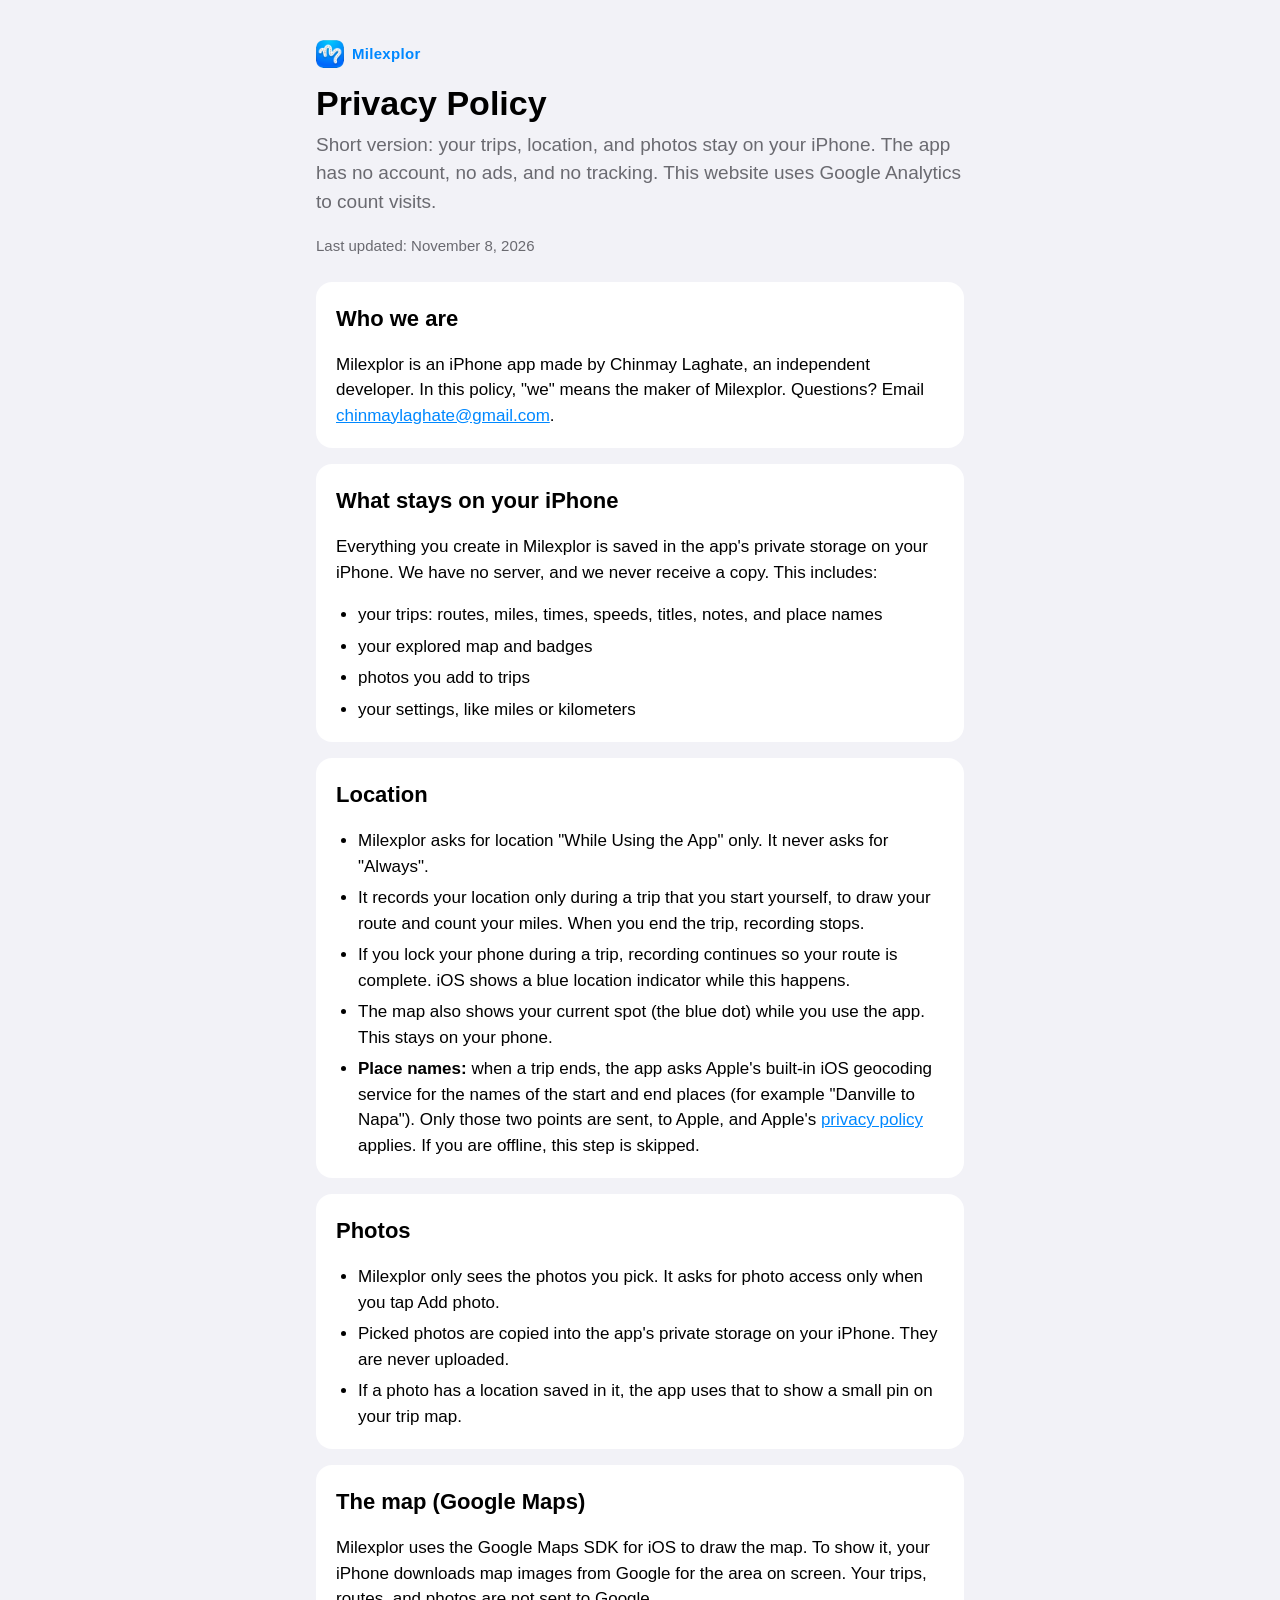
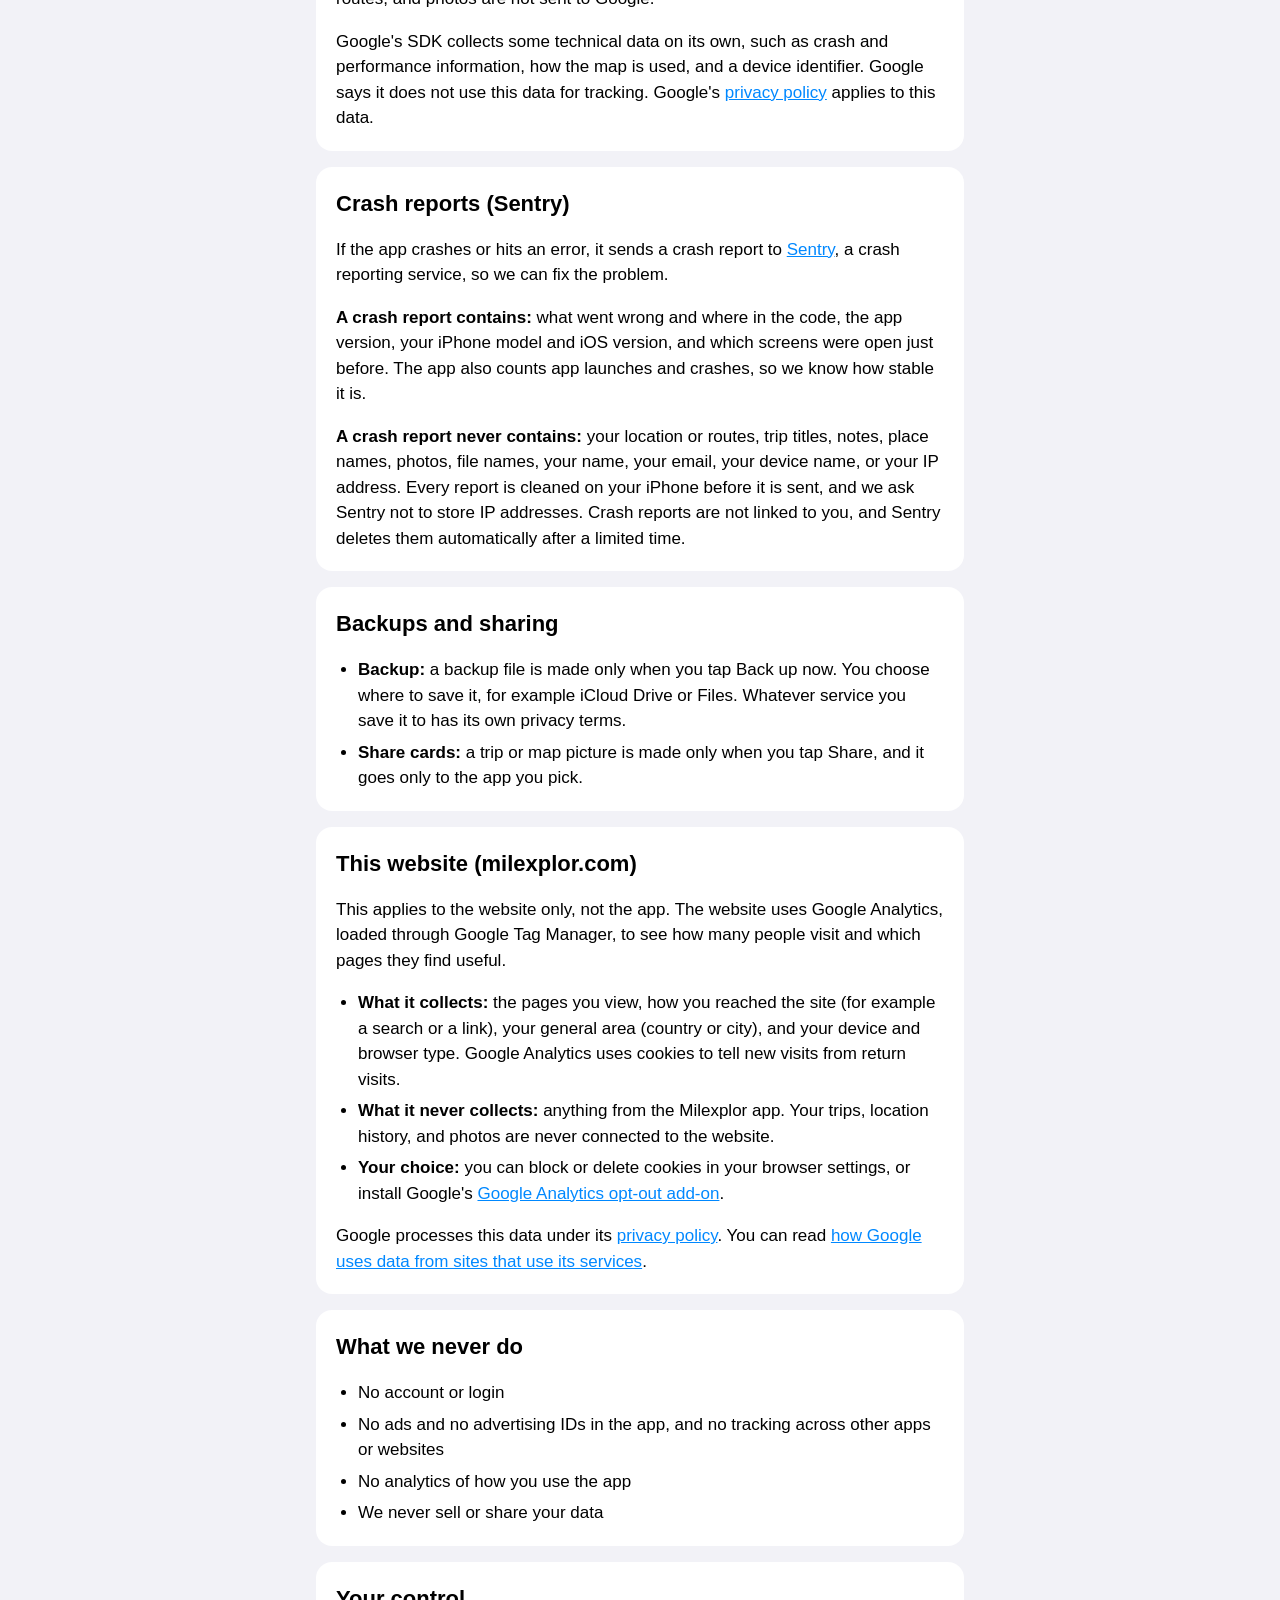
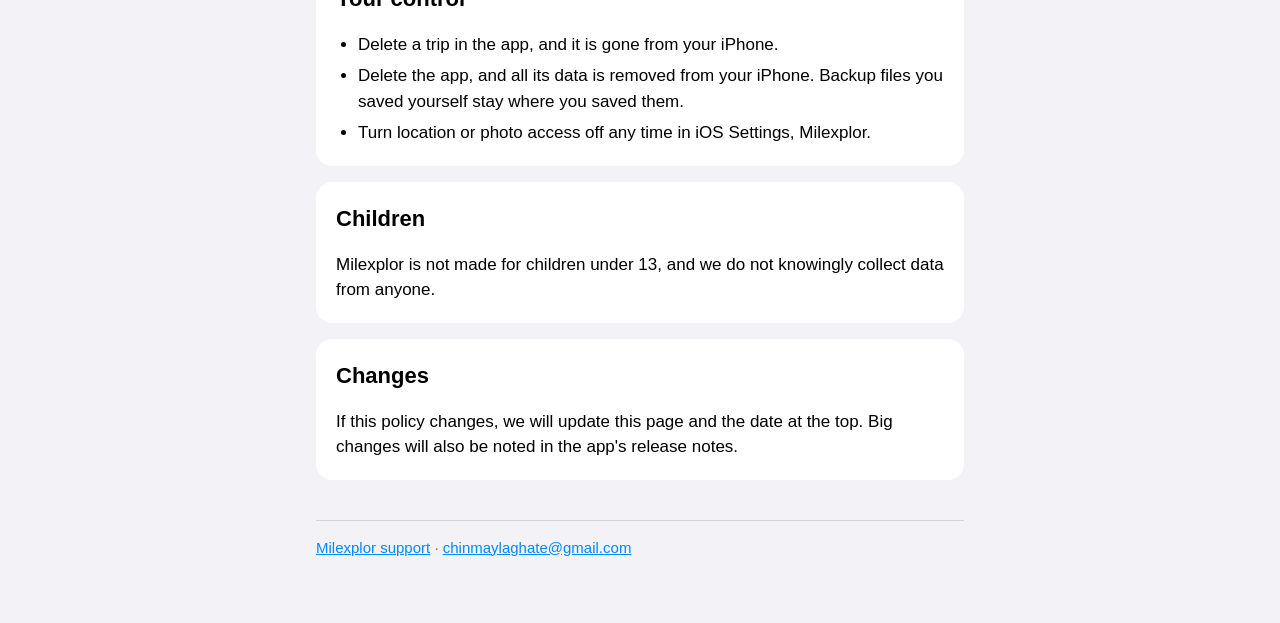
<file: privacy.html>
<!doctype html>
<html lang="en">
<head>
<!-- Google Tag Manager -->
<script>(function(w,d,s,l,i){w[l]=w[l]||[];w[l].push({'gtm.start':
new Date().getTime(),event:'gtm.js'});var f=d.getElementsByTagName(s)[0],
j=d.createElement(s),dl=l!='dataLayer'?'&l='+l:'';j.async=true;j.src=
'https://www.googletagmanager.com/gtm.js?id='+i+dl;f.parentNode.insertBefore(j,f);
})(window,document,'script','dataLayer','GTM-NXD4MGPJ');</script>
<!-- End Google Tag Manager -->
  <meta charset="utf-8">
  <meta name="viewport" content="width=device-width, initial-scale=1">
  <title>Milexplor Privacy Policy</title>
  <meta name="description" content="How Milexplor handles your data: your trips, location, and photos stay on your iPhone.">
  <link rel="icon" type="image/png" href="favicon.png">
  <link rel="apple-touch-icon" href="apple-touch-icon.png">
  <link rel="stylesheet" href="style.css">
</head>
<body>
<!-- Google Tag Manager (noscript) -->
<noscript><iframe src="https://www.googletagmanager.com/ns.html?id=GTM-NXD4MGPJ"
height="0" width="0" style="display:none;visibility:hidden"></iframe></noscript>
<!-- End Google Tag Manager (noscript) -->
<main>
  <header>
    <a class="brand" href="./"><img class="logo" src="favicon.png" width="28" height="28" alt="">Milexplor</a>
    <h1>Privacy Policy</h1>
    <p class="lead">Short version: your trips, location, and photos stay on your iPhone. The app has no account, no ads, and no tracking. This website uses Google Analytics to count visits.</p>
    <p class="muted">Last updated: November 8, 2026</p>
  </header>

  <div class="card">
    <h2>Who we are</h2>
    <p>Milexplor is an iPhone app made by Chinmay Laghate, an independent developer. In this policy, "we" means the maker of Milexplor. Questions? Email <a href="mailto:chinmaylaghate@gmail.com">chinmaylaghate@gmail.com</a>.</p>
  </div>

  <div class="card">
    <h2>What stays on your iPhone</h2>
    <p>Everything you create in Milexplor is saved in the app's private storage on your iPhone. We have no server, and we never receive a copy. This includes:</p>
    <ul>
      <li>your trips: routes, miles, times, speeds, titles, notes, and place names</li>
      <li>your explored map and badges</li>
      <li>photos you add to trips</li>
      <li>your settings, like miles or kilometers</li>
    </ul>
  </div>

  <div class="card">
    <h2>Location</h2>
    <ul>
      <li>Milexplor asks for location "While Using the App" only. It never asks for "Always".</li>
      <li>It records your location only during a trip that you start yourself, to draw your route and count your miles. When you end the trip, recording stops.</li>
      <li>If you lock your phone during a trip, recording continues so your route is complete. iOS shows a blue location indicator while this happens.</li>
      <li>The map also shows your current spot (the blue dot) while you use the app. This stays on your phone.</li>
      <li><strong>Place names:</strong> when a trip ends, the app asks Apple's built-in iOS geocoding service for the names of the start and end places (for example "Danville to Napa"). Only those two points are sent, to Apple, and Apple's <a href="https://www.apple.com/legal/privacy/">privacy policy</a> applies. If you are offline, this step is skipped.</li>
    </ul>
  </div>

  <div class="card">
    <h2>Photos</h2>
    <ul>
      <li>Milexplor only sees the photos you pick. It asks for photo access only when you tap Add photo.</li>
      <li>Picked photos are copied into the app's private storage on your iPhone. They are never uploaded.</li>
      <li>If a photo has a location saved in it, the app uses that to show a small pin on your trip map.</li>
    </ul>
  </div>

  <div class="card">
    <h2>The map (Google Maps)</h2>
    <p>Milexplor uses the Google Maps SDK for iOS to draw the map. To show it, your iPhone downloads map images from Google for the area on screen. Your trips, routes, and photos are not sent to Google.</p>
    <p>Google's SDK collects some technical data on its own, such as crash and performance information, how the map is used, and a device identifier. Google says it does not use this data for tracking. Google's <a href="https://policies.google.com/privacy">privacy policy</a> applies to this data.</p>
  </div>

  <div class="card">
    <h2>Crash reports (Sentry)</h2>
    <p>If the app crashes or hits an error, it sends a crash report to <a href="https://sentry.io/privacy/">Sentry</a>, a crash reporting service, so we can fix the problem.</p>
    <p><strong>A crash report contains:</strong> what went wrong and where in the code, the app version, your iPhone model and iOS version, and which screens were open just before. The app also counts app launches and crashes, so we know how stable it is.</p>
    <p><strong>A crash report never contains:</strong> your location or routes, trip titles, notes, place names, photos, file names, your name, your email, your device name, or your IP address. Every report is cleaned on your iPhone before it is sent, and we ask Sentry not to store IP addresses. Crash reports are not linked to you, and Sentry deletes them automatically after a limited time.</p>
  </div>

  <div class="card">
    <h2>Backups and sharing</h2>
    <ul>
      <li><strong>Backup:</strong> a backup file is made only when you tap Back up now. You choose where to save it, for example iCloud Drive or Files. Whatever service you save it to has its own privacy terms.</li>
      <li><strong>Share cards:</strong> a trip or map picture is made only when you tap Share, and it goes only to the app you pick.</li>
    </ul>
  </div>

  <div class="card">
    <h2>This website (milexplor.com)</h2>
    <p>This applies to the website only, not the app. The website uses Google Analytics, loaded through Google Tag Manager, to see how many people visit and which pages they find useful.</p>
    <ul>
      <li><strong>What it collects:</strong> the pages you view, how you reached the site (for example a search or a link), your general area (country or city), and your device and browser type. Google Analytics uses cookies to tell new visits from return visits.</li>
      <li><strong>What it never collects:</strong> anything from the Milexplor app. Your trips, location history, and photos are never connected to the website.</li>
      <li><strong>Your choice:</strong> you can block or delete cookies in your browser settings, or install Google's <a href="https://tools.google.com/dlpage/gaoptout">Google Analytics opt-out add-on</a>.</li>
    </ul>
    <p>Google processes this data under its <a href="https://policies.google.com/privacy">privacy policy</a>. You can read <a href="https://policies.google.com/technologies/partner-sites">how Google uses data from sites that use its services</a>.</p>
  </div>

  <div class="card">
    <h2>What we never do</h2>
    <ul>
      <li>No account or login</li>
      <li>No ads and no advertising IDs in the app, and no tracking across other apps or websites</li>
      <li>No analytics of how you use the app</li>
      <li>We never sell or share your data</li>
    </ul>
  </div>

  <div class="card">
    <h2>Your control</h2>
    <ul>
      <li>Delete a trip in the app, and it is gone from your iPhone.</li>
      <li>Delete the app, and all its data is removed from your iPhone. Backup files you saved yourself stay where you saved them.</li>
      <li>Turn location or photo access off any time in iOS Settings, Milexplor.</li>
    </ul>
  </div>

  <div class="card">
    <h2>Children</h2>
    <p>Milexplor is not made for children under 13, and we do not knowingly collect data from anyone.</p>
  </div>

  <div class="card">
    <h2>Changes</h2>
    <p>If this policy changes, we will update this page and the date at the top. Big changes will also be noted in the app's release notes.</p>
  </div>

  <footer class="muted">
    <a href="support.html">Milexplor support</a> · <a href="mailto:chinmaylaghate@gmail.com">chinmaylaghate@gmail.com</a>
  </footer>
</main>
</body>
</html>
</file>
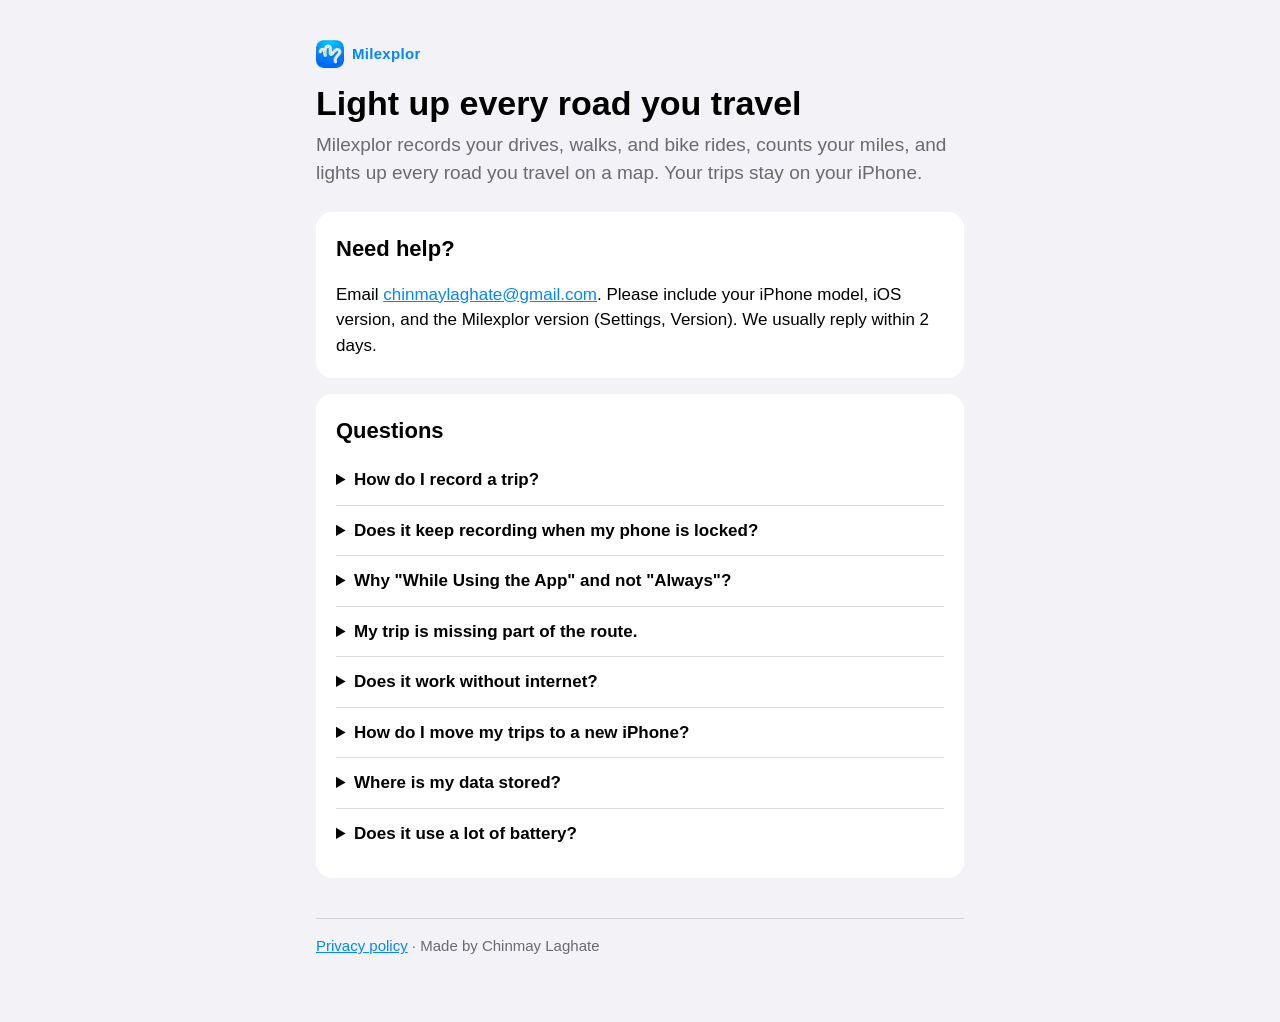
<file: support.html>
<!doctype html>
<html lang="en">
<head>
<!-- Google Tag Manager -->
<script>(function(w,d,s,l,i){w[l]=w[l]||[];w[l].push({'gtm.start':
new Date().getTime(),event:'gtm.js'});var f=d.getElementsByTagName(s)[0],
j=d.createElement(s),dl=l!='dataLayer'?'&l='+l:'';j.async=true;j.src=
'https://www.googletagmanager.com/gtm.js?id='+i+dl;f.parentNode.insertBefore(j,f);
})(window,document,'script','dataLayer','GTM-NXD4MGPJ');</script>
<!-- End Google Tag Manager -->
  <meta charset="utf-8">
  <meta name="viewport" content="width=device-width, initial-scale=1">
  <title>Milexplor Support</title>
  <meta name="description" content="Milexplor: light up every road you travel. Help, questions, and contact.">
  <link rel="icon" type="image/png" href="favicon.png">
  <link rel="apple-touch-icon" href="apple-touch-icon.png">
  <link rel="stylesheet" href="style.css">
</head>
<body>
<!-- Google Tag Manager (noscript) -->
<noscript><iframe src="https://www.googletagmanager.com/ns.html?id=GTM-NXD4MGPJ"
height="0" width="0" style="display:none;visibility:hidden"></iframe></noscript>
<!-- End Google Tag Manager (noscript) -->
<main>
  <header>
    <a class="brand" href="./"><img class="logo" src="favicon.png" width="28" height="28" alt="">Milexplor</a>
    <h1>Light up every road you travel</h1>
    <p class="lead">Milexplor records your drives, walks, and bike rides, counts your miles, and lights up every road you travel on a map. Your trips stay on your iPhone.</p>
  </header>

  <div class="card">
    <h2>Need help?</h2>
    <p>Email <a href="mailto:chinmaylaghate@gmail.com?subject=Milexplor%20support">chinmaylaghate@gmail.com</a>. Please include your iPhone model, iOS version, and the Milexplor version (Settings, Version). We usually reply within 2 days.</p>
  </div>

  <div class="card">
    <h2>Questions</h2>
    <details>
      <summary>How do I record a trip?</summary>
      <p>Tap Start, pick Drive, Walk, or Cycle, then tap Start. When you are done, press and hold End. Please start your trip before you drive, and do not use your phone while driving.</p>
    </details>
    <details>
      <summary>Does it keep recording when my phone is locked?</summary>
      <p>Yes. A trip you started keeps recording when the screen is locked or you switch apps. iOS shows a blue location indicator while it records. Recording stops when you end the trip.</p>
    </details>
    <details>
      <summary>Why "While Using the App" and not "Always"?</summary>
      <p>Milexplor only records trips you start yourself, so it never needs "Always". "While Using the App" is enough, even with the phone locked during a trip.</p>
    </details>
    <details>
      <summary>My trip is missing part of the route.</summary>
      <p>Check that Location is set to "While Using the App" and that Precise Location is on: iOS Settings, Milexplor, Location. GPS can also drop in tunnels and parking garages. The app shows "Looking for GPS" and keeps the trip going.</p>
    </details>
    <details>
      <summary>Does it work without internet?</summary>
      <p>Yes. Trips record offline. The map pictures load again when you are back online.</p>
    </details>
    <details>
      <summary>How do I move my trips to a new iPhone?</summary>
      <p>On the old iPhone: Settings, Back up now, and save the file to iCloud Drive or Files. On the new iPhone: install Milexplor, then Settings, Restore from backup, and pick that file. Restoring replaces the trips on the new iPhone.</p>
    </details>
    <details>
      <summary>Where is my data stored?</summary>
      <p>Only on your iPhone. There is no account and no server. Read the <a href="privacy.html">privacy policy</a> for the details.</p>
    </details>
    <details>
      <summary>Does it use a lot of battery?</summary>
      <p>GPS runs only during a trip you start. Long drives use more battery, so plug in your phone for road trips.</p>
    </details>
  </div>

  <footer class="muted">
    <a href="privacy.html">Privacy policy</a> · Made by Chinmay Laghate
  </footer>
</main>
</body>
</html>
</file>
<file: style.css>
:root {
  --bg: #f2f2f7;
  --card: #ffffff;
  --label: #000000;
  --label2: rgba(60, 60, 67, 0.75);
  --line: rgba(60, 60, 67, 0.18);
  --tint: #0088ff;
  color-scheme: light dark;
}
@media (prefers-color-scheme: dark) {
  :root {
    --bg: #000000;
    --card: #1c1c1e;
    --label: #ffffff;
    --label2: rgba(235, 235, 245, 0.7);
    --line: rgba(84, 84, 88, 0.6);
    --tint: #0091ff;
  }
}
* { box-sizing: border-box; }
body {
  margin: 0;
  background: var(--bg);
  color: var(--label);
  font: 17px/1.5 -apple-system, BlinkMacSystemFont, "SF Pro Text", "Helvetica Neue", Arial, sans-serif;
  -webkit-text-size-adjust: 100%;
}
main { max-width: 680px; margin: 0 auto; padding: 40px 16px 64px; }
header { margin-bottom: 24px; }
.brand { display: inline-flex; align-items: center; gap: 8px; font-weight: 700; color: var(--tint); text-decoration: none; font-size: 15px; letter-spacing: 0.02em; }
.logo { border-radius: 7px; }
h1 { font-size: 34px; line-height: 1.15; margin: 8px 0 8px; }
h2 { font-size: 22px; margin: 32px 0 8px; }
p, li { color: var(--label); }
.lead { font-size: 19px; color: var(--label2); margin-top: 0; }
.muted { color: var(--label2); font-size: 15px; }
.card { background: var(--card); border-radius: 16px; padding: 4px 20px; margin: 16px 0; }
.card > :first-child { margin-top: 16px; }
.card > :last-child { margin-bottom: 16px; }
ul { padding-left: 22px; }
li { margin: 6px 0; }
a { color: var(--tint); }
details { border-top: 1px solid var(--line); padding: 12px 0; }
details:first-of-type { border-top: 0; }
summary { cursor: pointer; font-weight: 600; }
details p { margin: 8px 0 0; }
footer { margin-top: 40px; border-top: 1px solid var(--line); padding-top: 16px; }
</file>
